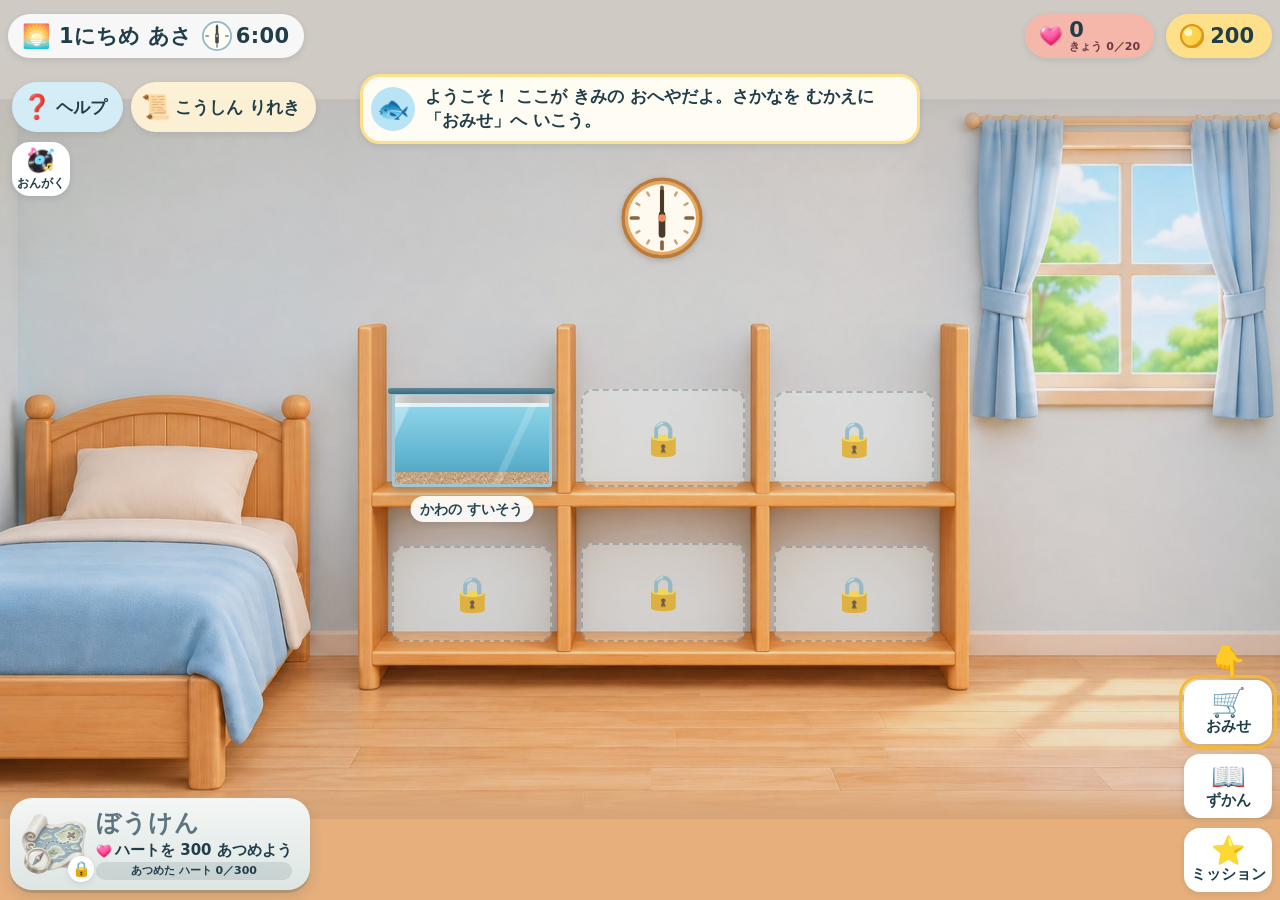
<file: index.html>
<!doctype html>
<html lang="ja">
<head>
<meta charset="utf-8">
<meta name="viewport" content="width=device-width, initial-scale=1, maximum-scale=1, user-scalable=no, viewport-fit=cover">
<meta name="theme-color" content="#7cc8e8">
<meta name="apple-mobile-web-app-capable" content="yes">
<meta name="mobile-web-app-capable" content="yes">
<meta name="apple-mobile-web-app-status-bar-style" content="default">
<meta name="apple-mobile-web-app-title" content="おさかなルーム">
<meta name="format-detection" content="telephone=no">
<title>おさかなルーム</title>
<link rel="manifest" href="manifest.json">
<link rel="icon" href="icon-192.png">
<link rel="apple-touch-icon" href="icon-180.png">
<link rel="stylesheet" href="css/style.css">
<link rel="stylesheet" href="css/help.css">   <!-- v0.5 案内係：ヘルプ・こうしん りれき -->
<link rel="stylesheet" href="css/play.css">   <!-- v0.5 ゲーム係：ミニゲーム・おやすみすいそう・プレイヤー・v0.6 そうこ -->
<link rel="stylesheet" href="css/size.css">   <!-- v0.6 個体差係：おおきさ・キラキラ・えさを えらぶ -->
<link rel="stylesheet" href="css/adventure.css">   <!-- v0.6 ぼうけん係：ぼうけん・つり・ガサガサ・いけの すいそう -->
<link rel="stylesheet" href="css/premium.css">   <!-- v0.7 課金係：とくべつ コーナー・おうちの ひとの かくにん -->
<link rel="stylesheet" href="css/draw.css">   <!-- v0.8 おえかき係：ゆめのすいそうの おえかき がめん -->
<link rel="stylesheet" href="css/dream.css">   <!-- v0.8 ゆめ係：とけい・ゆめのすいそうの ボタン -->
<link rel="stylesheet" href="css/stats.css">   <!-- v0.10 のうりょく係：魚カードの のうりょく -->
<link rel="stylesheet" href="css/race.css">   <!-- v0.10 レース係：レースボタン・レース がめん -->
</head>
<body>
<div id="app">

  <!-- 上の帯：なんにちめ・じかん・コイン -->
  <header id="hud">
    <button id="btn-back" class="pill back" hidden aria-label="へやに もどる"><span class="ic">◀</span><span class="lb">へや</span></button>
    <div id="hud-time" class="pill time"><span id="hud-phase-ic" class="ic">☀️</span><span id="hud-day">1にちめ</span><span id="hud-phase">あさ</span></div>
    <div class="spacer"></div>
    <button id="btn-menu" class="pill menu-btn" hidden><span class="ic">☰</span><span class="lb">メニュー</span></button>
    <button id="hud-hearts" class="pill hearts" aria-label="ハート"><span class="heart-ic" aria-hidden="true"></span><span class="hh-body"><span id="hud-heart-n">0</span><span id="hud-heart-day">きょう 0／20</span></span></button>
    <div id="hud-coins" class="pill coins"><span class="coin-ic" aria-hidden="true"></span><span id="hud-coin-n">100</span></div>
  </header>

  <!-- へや -->
  <section id="scr-room" class="screen" data-screen="room">
    <div id="room-stage">
      <img id="room-bg" src="assets/room/room_base.jpg" alt="" draggable="false">
      <div id="room-night"></div>
      <div id="room-slots"></div>
      <div id="room-tank-tip" class="tip-bubble">タップ してね</div>
    </div>
    <nav id="room-nav" class="dock">
      <button class="nav-btn" data-go="shop"><span class="nav-ic">🛒</span><span class="lb">おみせ</span></button>
      <button class="nav-btn" data-go="dex"><span class="nav-ic">📖</span><span class="lb">ずかん</span></button>
      <button class="nav-btn" data-go="missions"><span class="nav-ic">⭐</span><span class="lb">ミッション</span><span class="badge" hidden></span></button>
      <!-- v0.5 ゲーム係：ミニゲーム・おやすみすいそう（G.addScreen で とうろく）・v0.6 そうこ -->
      <button class="nav-btn" data-go="minigame" hidden><span class="nav-ic">🎮</span><span class="lb">ミニゲーム</span></button>
      <button class="nav-btn" data-go="box" hidden><span class="nav-ic">💤</span><span class="lb">おやすみ<br>すいそう</span></button>
      <button class="nav-btn" data-go="storage" hidden><span class="nav-ic">📦</span><span class="lb">そうこ</span></button>
    </nav>
    <!-- v0.5：へやの すみの ちいさな ボタン（プレイヤー＝ゲーム係、ヘルプ・こうしん りれき＝案内係）-->
    <div id="room-corner">
      <button class="corner-btn" id="btn-player" data-go="player" hidden><span class="nav-ic">👤</span><span class="lb">プレイヤー</span></button>
      <button class="corner-btn" id="btn-help" data-go="help" hidden><span class="nav-ic">❓</span><span class="lb">ヘルプ</span></button>
      <button class="corner-btn" id="btn-log" data-go="changelog" hidden><span class="nav-ic">📜</span><span class="lb">こうしん りれき</span></button>
    </div>
  </section>

  <!-- すいそう -->
  <section id="scr-tank" class="screen" data-screen="tank" hidden>
    <canvas id="aq"></canvas>
    <canvas id="aq-salt" hidden></canvas>
    <div id="tank-cap" hidden></div>
    <button id="feeder-sw" hidden aria-label="じどう えさやり"><img src="assets/items/auto_feeder.png" alt=""><span class="fs-lb">じどう えさ</span><span class="fs-state">オン</span></button>
    <div id="thermo" hidden><span class="th-title">🌡️ おんど</span><div class="th-steps"></div></div>
    <div id="tank-title"><button class="tt-prev" aria-label="まえの すいそう">◀</button><div class="tt-body"><span class="tt-name"></span><span class="tt-water"></span><span class="tt-dots"></span></div><button class="tt-next" aria-label="つぎの すいそう">▶</button></div>
    <div id="tank-pops"></div>
    <div id="gauges" class="panel">
      <div class="gauge" data-g="temp"><div class="g-top"><span class="g-ic">🌡️</span><span class="g-lb">すいおん</span><span class="g-val"></span></div><div class="g-st"><span class="g-face"></span><span class="g-word"></span></div><div class="bar temp"><div class="band"></div><i hidden></i><div class="mark"></div></div></div>
      <div class="gauge" data-g="clean"><div class="g-top"><span class="g-ic">💧</span><span class="g-lb">きれいさ</span></div><div class="g-st"><span class="g-face"></span><span class="g-word"></span></div><div class="bar"><i></i></div></div>
      <div class="gauge" data-g="air"><div class="g-top"><span class="g-ic">🫧</span><span class="g-lb">くうき</span></div><div class="g-st"><span class="g-face"></span><span class="g-word"></span></div><div class="bar"><i></i></div></div>
      <div class="gauge" data-g="food"><div class="g-top"><span class="g-ic">🍙</span><span class="g-lb">おなか</span></div><div class="g-st"><span class="g-face"></span><span class="g-word"></span></div><div class="bar"><i></i></div></div>
    </div>
    <div id="care" class="dock">
      <button class="care-btn" data-care="feed"><img src="assets/items/food_flake.png" alt=""><span class="lb">えさ</span></button>
      <button class="care-btn vit" data-care="vitamin" hidden><img src="assets/items/food_vitamin.png" alt="" onerror="this.replaceWith(Object.assign(document.createElement('span'),{className:'care-emoji',textContent:'💊'}))"><span class="lb">ビタミン<small class="vit-sub">げんきの もと</small><small class="vit-left"></small></span></button>
      <button class="care-btn" data-care="water"><img src="assets/items/water_change.png" alt=""><span class="lb">みずかえ</span></button>
      <button class="care-btn" data-care="clean"><span class="care-emoji">🥅</span><span class="lb">そうじ</span></button>
      <button class="care-btn" data-care="photo"><span class="care-emoji">📷</span><span class="lb">しゃしん</span></button>
    </div>
    <div id="hint" class="hint" hidden></div>
    <button id="hint-mini" aria-label="ヒント" hidden>💡</button>
    <div id="fish-card" class="card" hidden></div>
    <div id="tank-empty" class="center-msg" hidden></div>
  </section>

  <!-- しゃしん（水槽だけ） -->
  <div id="photo-frame" hidden><div class="sparkles"></div><div class="photo-stamp"></div></div>
  <button id="photo-exit" class="pill" hidden>もどる</button>

  <!-- おみせ・ずかん・ミッション（全画面のシート） -->
  <section id="scr-shop" class="screen sheet" data-screen="shop" hidden>
    <div class="sheet-head"><h2>おみせ</h2>
      <div class="tabs" role="tablist">
        <button class="tab on" data-tab="fish">🐟 さかな</button>
        <button class="tab" data-tab="equip">🪨 きぐ</button>
        <button class="tab" data-tab="food">🍙 えさ</button>
        <button class="tab tab-tanks" data-tab="tanks" hidden>🫙 すいそう</button>
        <button class="tab tab-premium" data-tab="premium" hidden>✨ とくべつ</button>
      </div>
    </div>
    <div id="shop-tank"><span class="st-lb">いれる すいそう：</span><button class="st-prev" aria-label="まえの すいそう">◀</button><span class="st-name"></span><button class="st-next" aria-label="つぎの すいそう">▶</button></div>
    <div id="shop-guide-slot"></div>
    <div id="shop-list" class="grid"></div>
  </section>

  <section id="scr-dex" class="screen sheet" data-screen="dex" hidden>
    <div class="sheet-head"><h2>ずかん</h2><div id="dex-rate" class="rate"></div></div>
    <div id="dex-list" class="grid"></div>
  </section>

  <section id="scr-missions" class="screen sheet" data-screen="missions" hidden>
    <div class="sheet-head"><h2>ミッション</h2></div>
    <div id="mission-list" class="list"></div>
  </section>

  <!-- v0.5 案内係：ヘルプ（うしろは うみの え）・こうしん りれき -->
  <section id="scr-help" class="screen sheet" data-screen="help" hidden>
    <div class="sheet-head"><h2>ヘルプ</h2><span class="help-sub">こまったら ここを みてね</span></div>
    <div class="help-wrap">
      <nav id="help-nav" class="list" role="tablist" aria-label="ヘルプの みだし"></nav>
      <div id="help-body" class="list" role="tabpanel"></div>
    </div>
  </section>

  <section id="scr-changelog" class="screen sheet" data-screen="changelog" hidden>
    <div class="sheet-head"><h2>こうしん りれき</h2><span class="help-sub">あたらしく なった ところ</span></div>
    <div id="log-list" class="list"></div>
  </section>

  <!-- v0.5 ゲーム係：ミニゲーム・おやすみすいそう・プレイヤー（js/ui/minigame.js・box.js・player.js） -->
  <section id="scr-minigame" class="screen sheet" data-screen="minigame" hidden>
    <div class="sheet-head"><h2>ミニゲーム</h2></div>
    <div id="mg-body" class="mg-menu"></div>
  </section>

  <section id="scr-box" class="screen sheet" data-screen="box" hidden>
    <div class="sheet-head"><h2>おやすみすいそう</h2><div id="box-count" class="rate"></div><div id="box-tabs" class="tabs"></div></div>
    <div id="box-list" class="grid"></div>
  </section>

  <!-- v0.6 ゲーム係：そうこ（js/ui/storage.js）-->
  <section id="scr-storage" class="screen sheet" data-screen="storage" hidden>
    <div class="sheet-head"><h2>そうこ</h2><div id="storage-count" class="rate"></div></div>
    <div id="storage-body" class="list"></div>
  </section>

  <section id="scr-player" class="screen sheet" data-screen="player" hidden>
    <div class="sheet-head"><h2>プレイヤー</h2><span class="pl-sub-head">きみの おせわ きろく</span></div>
    <div id="player-body" class="list"></div>
  </section>

  <!-- チュートリアルの ふきだし -->
  <div id="guide" hidden><div class="guide-face">🐟</div><div class="guide-text"></div><button class="guide-ok pill" hidden>OK</button></div>
  <div id="guide-arrow" hidden>👇</div>

  <!-- おんがく（js/bgm.js が あるときだけ 出す） -->
  <button id="btn-bgm" hidden aria-label="おんがく"><span class="bgm-ic" aria-hidden="true"></span><span class="lb">おんがく</span></button>
  <div id="bgm-picker" class="modal" hidden><div class="bgm-panel">
    <div class="bgm-head"><span class="bgm-h">おんがくを えらぶ</span><span class="bgm-state"></span><span class="spacer"></span><button class="btn bgm-stop">■ とめる</button><button class="bgm-close" aria-label="とじる">✕</button></div>
    <div class="bgm-list"></div>
  </div></div>

  <!-- かいほうの おいわい -->
  <div id="celebrate" hidden><div class="confetti"></div><div class="cel-box"><div class="cel-ic">🌊</div><div class="cel-text"></div><div class="cel-sub"></div><div class="cel-btns"><button class="btn soft cel-ok">やったー！</button><button class="btn primary cel-shop">🛒 おみせへ</button></div></div></div>

  <!-- ダイアログ・おしらせ -->
  <div id="dialog" class="modal" hidden><div class="modal-box"><div class="modal-body"></div><div class="modal-btns"></div></div></div>
  <div id="toasts"></div>
  <div id="update-bar" hidden><span>あたらしい ばんが あるよ</span><button class="pill" id="update-go">あたらしく する</button></div>

  <!-- デバッグ（?debug=1） -->
  <div id="debug" hidden></div>
</div>

<!-- たて持ち -->
<div id="rotate"><div class="rotate-box"><div class="rotate-ic">📱</div><div>よこに してね</div></div></div>

<noscript><p style="padding:20px;font-size:20px">このゲームは JavaScript を つかうよ</p></noscript>
<script type="module" src="js/main.js"></script>
</body>
</html>
</file>
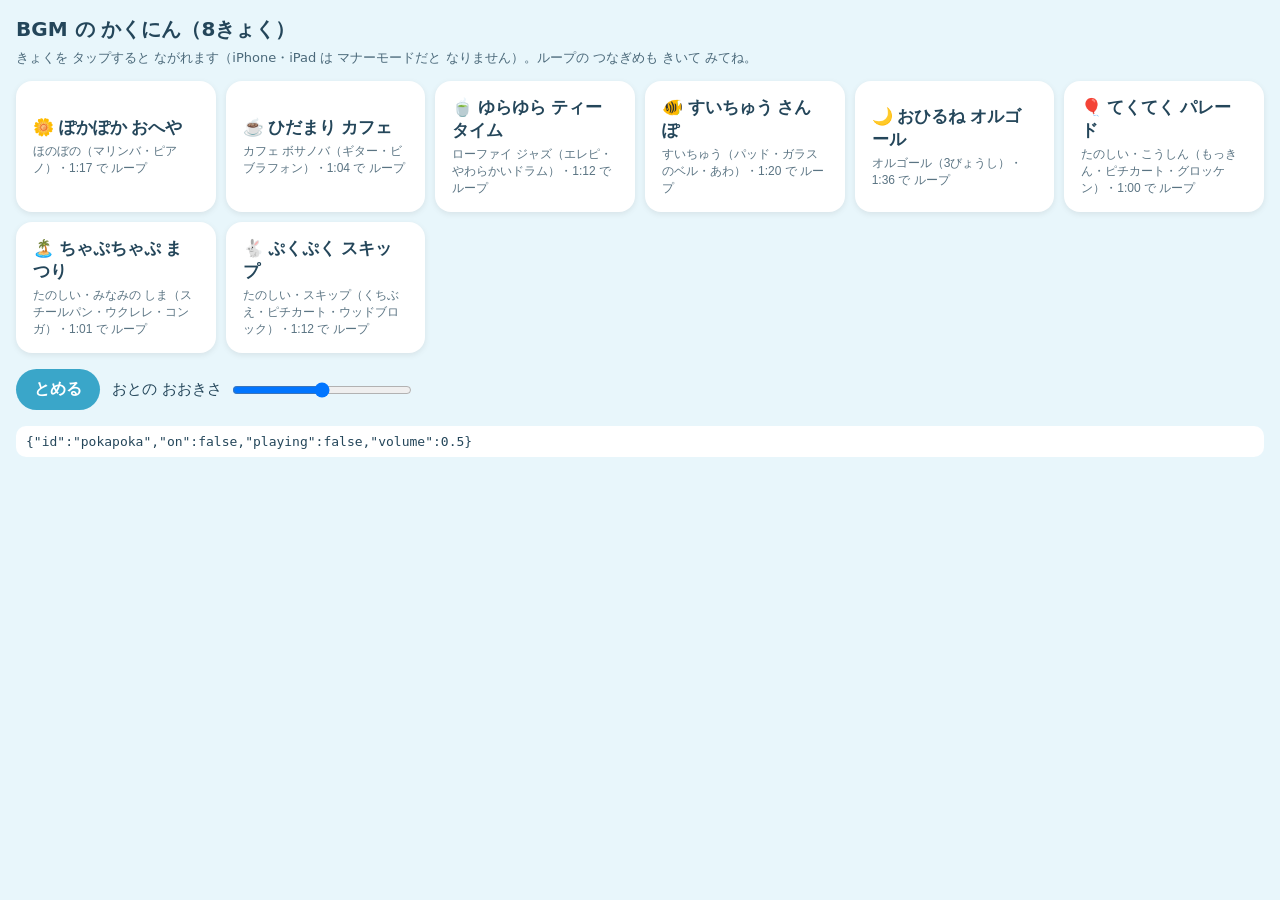
<file: demo/bgm.html>
<!doctype html>
<html lang="ja">
<head>
<meta charset="utf-8">
<meta name="viewport" content="width=device-width, initial-scale=1, viewport-fit=cover">
<title>BGM の かくにん</title>
<link rel="icon" href="../icon-192.png">
<style>
  :root { --bg: #e8f6fb; --card: #ffffff; --ink: #24465a; --accent: #3aa6c9; --on: #ffb347; }
  * { box-sizing: border-box; }
  body { margin: 0; padding: 16px; background: var(--bg); color: var(--ink); font-family: system-ui, -apple-system, "Hiragino Maru Gothic ProN", "Hiragino Sans", sans-serif; }
  h1 { font-size: 20px; margin: 0 0 6px; }
  p.note { margin: 0 0 14px; font-size: 13px; opacity: .8; }
  .grid { display: grid; grid-template-columns: repeat(auto-fill, minmax(190px, 1fr)); gap: 10px; }
  button.track { text-align: left; border: 3px solid transparent; background: var(--card); color: var(--ink); border-radius: 16px; padding: 12px 14px; font-size: 17px; font-weight: 700; cursor: pointer; box-shadow: 0 2px 6px rgba(0,0,0,.08); }
  button.track small { display: block; font-weight: 400; font-size: 12px; margin-top: 4px; opacity: .75; }
  button.track.now { border-color: var(--on); background: #fff7ea; }
  .bar { display: flex; flex-wrap: wrap; align-items: center; gap: 12px; margin: 16px 0; }
  .bar button { font-size: 16px; border: 0; border-radius: 999px; padding: 10px 18px; background: var(--accent); color: #fff; font-weight: 700; cursor: pointer; }
  .bar label { display: flex; align-items: center; gap: 8px; font-size: 15px; }
  input[type=range] { width: 180px; }
  #state { font-size: 13px; font-family: ui-monospace, monospace; background: #fff; border-radius: 10px; padding: 8px 10px; }
</style>
</head>
<body>
  <h1>BGM の かくにん（<span id="count"></span>きょく）</h1>
  <p class="note">きょくを タップすると ながれます（iPhone・iPad は マナーモードだと なりません）。ループの つなぎめも きいて みてね。</p>
  <div class="grid" id="list"></div>
  <div class="bar">
    <button id="stop">とめる</button>
    <label>おとの おおきさ <input id="vol" type="range" min="0" max="1" step="0.05"></label>
  </div>
  <div id="state"></div>
<script type="module">
  import { TRACKS, initBgm, play, stop, setVolume, current, onBgmChange } from '../js/bgm.js';
  const list = document.getElementById('list');
  const vol = document.getElementById('vol');
  const st = document.getElementById('state');
  const fmt = (s) => Math.floor(s / 60) + ':' + String(Math.round(s % 60)).padStart(2, '0');
  document.getElementById('count').textContent = TRACKS.length;
  for (const t of TRACKS) {
    const b = document.createElement('button');
    b.className = 'track'; b.dataset.id = t.id;
    b.innerHTML = `${t.icon || ''} ${t.name}<small>${t.kind === 'tanoshii' ? 'たのしい・' : ''}${t.mood}・${fmt(t.loop)} で ループ</small>`;
    b.addEventListener('click', () => play(t.id));
    list.appendChild(b);
  }
  document.getElementById('stop').addEventListener('click', () => stop());
  vol.addEventListener('input', () => setVolume(vol.value));
  function show(c) {
    for (const b of list.children) b.classList.toggle('now', c.on && b.dataset.id === c.id);
    vol.value = c.volume;
    st.textContent = JSON.stringify(c);
  }
  show(initBgm());
  onBgmChange(show);
  setInterval(() => show(current()), 1000);
</script>
</body>
</html>
</file>
<file: css/style.css>
/* おさかなルーム（部屋・ゲーム係） */
:root {
  --heart: url("data:image/svg+xml,%3Csvg xmlns='http://www.w3.org/2000/svg' viewBox='0 0 24 22'%3E%3Cpath d='M12 21s-9-5.6-9-12A5 5 0 0 1 12 6a5 5 0 0 1 9 3c0 6.4-9 12-9 12z'/%3E%3C/svg%3E");
  --bg: #f4faf7;
  --ink: #203e4a;
  --ink-soft: #4d6a74;
  --main: #b8e4f5;
  --main-deep: #6fc3e3;
  --good: #a8dcc3;
  --good-deep: #5fbf93;
  --coin: #ffe08a;
  --coin-deep: #f2b93b;
  --care: #f5b7a9;
  --care-deep: #e98c78;
  --card: #ffffff;
  --glass: rgba(255, 255, 255, 0.86);
  --shadow: 0 2px 6px rgba(32, 62, 74, 0.12);
  --shadow-strong: 0 3px 0 rgba(32, 62, 74, 0.16), 0 6px 14px rgba(32, 62, 74, 0.14);
  --r-btn: 16px;
  --r-card: 20px;
  --fs: 18px;          /* ほんぶん */
  --fs-s: 15px;
  --fs-h: 24px;
  --hud-h: 48px;
  --gap: 8px;
  --safe-l: env(safe-area-inset-left, 0px);
  --safe-r: env(safe-area-inset-right, 0px);
  --safe-b: env(safe-area-inset-bottom, 0px);
  --safe-t: env(safe-area-inset-top, 0px);
}
@media (min-height: 600px) and (min-width: 900px) {
  :root { --fs: 21px; --fs-s: 17px; --fs-h: 28px; --hud-h: 60px; --gap: 12px; }
}

* { box-sizing: border-box; -webkit-tap-highlight-color: transparent; }
html, body {
  line-break: strict; text-wrap: pretty;
  /* 分かち書きのスペースで折り返す（「むか／えに」のような言葉の途中の改行を防ぐ）。入りきらない長い語だけは途中で折る */
  word-break: keep-all; overflow-wrap: anywhere;
  margin: 0; height: 100%; overflow: hidden; background: var(--bg); color: var(--ink);
  font-family: system-ui, -apple-system, "Hiragino Maru Gothic ProN", "Hiragino Sans", "Yu Gothic UI", "Meiryo", sans-serif;
  font-size: var(--fs); font-weight: 700;
  -webkit-user-select: none; user-select: none; -webkit-touch-callout: none;
  -webkit-text-size-adjust: 100%; text-size-adjust: 100%;
  overscroll-behavior: none; touch-action: manipulation;
}
body { position: fixed; inset: 0; }
img { -webkit-user-drag: none; user-drag: none; -webkit-touch-callout: none; pointer-events: none; }
button { font: inherit; color: inherit; border: 0; background: none; padding: 0; cursor: pointer; touch-action: manipulation; }
[hidden] { display: none !important; }
#app { position: fixed; inset: 0; overflow: hidden; }

/* ---------- 共通の ボタン ---------- */
.pill {
  display: inline-flex; align-items: center; gap: 6px; min-height: 44px; padding: 0 14px;
  background: var(--card); border-radius: 999px; box-shadow: var(--shadow); white-space: nowrap;
}
button.pill:active, .nav-btn:active, .care-btn:active, .shop-item:active, .btn:active { transform: translateY(2px); box-shadow: 0 1px 0 rgba(32, 62, 74, 0.2); }
.btn {
  min-height: 48px; min-width: 96px; padding: 0 18px; border-radius: var(--r-btn);
  background: var(--main); box-shadow: var(--shadow); font-size: var(--fs);
}
.btn.primary { background: var(--coin); }
.btn.soft { background: #eef3f1; }
.btn:disabled { opacity: 0.5; }

/* ---------- 上の帯 ---------- */
#hud {
  position: absolute; z-index: 30; top: calc(var(--safe-t) + 6px); left: calc(var(--safe-l) + 8px); right: calc(var(--safe-r) + 8px);
  height: var(--hud-h); display: flex; align-items: center; gap: var(--gap); pointer-events: none;
}
#hud > * { pointer-events: auto; }
#hud .spacer { flex: 1; pointer-events: none; }
#hud .pill { font-size: var(--fs); }
#hud .time { gap: 8px; background: var(--glass); }
#hud .time .ic { font-size: 1.1em; }
#hud .coins { background: var(--coin); padding-right: 18px; }
#hud .back { background: var(--main); min-width: 96px; justify-content: center; }
.coin-ic {
  width: 24px; height: 24px; border-radius: 50%; display: inline-block; flex: none;
  background: radial-gradient(circle at 35% 35%, #fff6c8 0 18%, #ffd34d 19% 60%, #e8a51c 61%); box-shadow: inset 0 0 0 2px #d9961a;
}
#hud-coins.bump { animation: bump 0.4s; }
.coin-ic.sm { width: 16px; height: 16px; vertical-align: -3px; }
@keyframes bump { 40% { transform: scale(1.15); } }
.menu-btn { background: var(--main) !important; position: relative; }
.menu-btn.has-badge::after { content: ''; position: absolute; top: 2px; right: 4px; width: 12px; height: 12px; border-radius: 50%; background: var(--care-deep); border: 2px solid #fff; }

/* ---------- 画面 ---------- */
.screen { position: absolute; inset: 0; }

/* へや */
#scr-room { background: linear-gradient(#cfcac4 0 var(--floor-y, 78%), #e6af7c var(--floor-y, 78%)); }
#room-stage.lb-y #room-bg { -webkit-mask-image: linear-gradient(transparent, #000 5%, #000 95%, transparent); mask-image: linear-gradient(transparent, #000 5%, #000 95%, transparent); }
#room-stage.lb-x #room-bg { -webkit-mask-image: linear-gradient(90deg, transparent, #000 4%, #000 96%, transparent); mask-image: linear-gradient(90deg, transparent, #000 4%, #000 96%, transparent); }
#room-stage { position: absolute; left: 0; top: 0; width: 100%; height: 100%; transform-origin: 0 0; }
#room-bg { position: absolute; inset: 0; width: 100%; height: 100%; display: block; }
#room-night { position: absolute; inset: 0; background: #1b2a5c; mix-blend-mode: multiply; opacity: 0; pointer-events: none; transition: opacity 2s; }
.room-slot {
  position: absolute; display: block; filter: drop-shadow(0 6px 6px rgba(60, 40, 10, 0.25));
}
.room-slot .glass {
  position: absolute; inset: 0; border-radius: 6px 6px 3px 3px; overflow: hidden;
  background: linear-gradient(90deg, rgba(255,255,255,0.55), rgba(230,248,255,0.25) 12%, rgba(230,248,255,0.15) 88%, rgba(255,255,255,0.5));
  border: 3px solid rgba(160, 200, 215, 0.95); border-top-width: 4px;
}
.room-slot .water {
  position: absolute; left: 0; right: 0; bottom: 0; top: 9%;
  background: linear-gradient(#8fd6ea, #5fb3cf 70%, #4c9fbb);
  transition: filter 1s;
}
.room-slot.salt .water { background: linear-gradient(#7fd2f0, #3f9fd0 70%, #2f86b8); }
.room-slot .water::before { content: ''; position: absolute; left: 0; right: 0; top: 0; height: 4px; background: rgba(255,255,255,0.7); }
.room-slot .sand { position: absolute; left: 0; right: 0; bottom: 0; height: 15%; background: url(../assets/room/sand.png) center / 60px; filter: brightness(1.05); }
.room-slot .shine { position: absolute; inset: 0; background: linear-gradient(115deg, rgba(255,255,255,0.35) 0 8%, transparent 9% 70%, rgba(255,255,255,0.18) 71% 74%, transparent 75%); pointer-events: none; }
.room-slot .tank-rim { position: absolute; left: -2%; right: -2%; top: -4%; height: 7%; border-radius: 4px; background: linear-gradient(#5d8899, #3f6a7b); }
.room-slot.salt .tank-rim { background: linear-gradient(#4f7fa8, #34628b); }
.room-slot.dirty .water { filter: sepia(0.5) hue-rotate(40deg) saturate(0.8) brightness(0.92); }
.room-slot .rt-decor img { position: absolute; bottom: 6%; height: 34%; }
.room-slot.free, .room-slot.lock { filter: none; border-radius: 12px; display: flex; flex-direction: column; align-items: center; justify-content: center; gap: 2px; }
.room-slot.free { background: rgba(255, 253, 243, 0.55); border: 3px dashed rgba(242, 185, 59, 0.9); }
.room-slot.lock { background: rgba(244, 250, 247, 0.35); border: 2px dashed rgba(77, 106, 116, 0.35); }
.slot-plus { width: 44px; height: 44px; border-radius: 50%; background: var(--coin); color: var(--ink); font-size: 28px; line-height: 44px; text-align: center; box-shadow: var(--shadow); }
.slot-lock { font-size: 26px; opacity: 0.75; }
.slot-tag { position: absolute; transform: translateX(-50%); padding: 1px 10px; border-radius: 999px; background: rgba(255,255,255,0.92); font-size: 13px; white-space: nowrap; max-width: 30%; overflow: hidden; text-overflow: ellipsis; box-shadow: var(--shadow); pointer-events: none; }
@media (min-height: 600px) and (min-width: 900px) { .slot-tag { font-size: 16px; } .slot-plus { width: 56px; height: 56px; line-height: 56px; font-size: 34px; } .slot-lock { font-size: 34px; } }
body.zooming #hud, body.zooming #room-nav, body.zooming .slot-tag, body.zooming .tip-bubble { opacity: 0; transition: opacity 200ms; }
.rt-bubbles { position: absolute; left: 76%; bottom: 10%; width: 8%; height: 80%; }
.rt-bubbles i { position: absolute; left: 30%; bottom: 0; width: 5px; height: 5px; border-radius: 50%; border: 1.5px solid rgba(255,255,255,0.9); animation: rtBub 2.4s linear infinite; }
.rt-bubbles i:nth-child(2) { animation-delay: -0.6s; left: 10%; } .rt-bubbles i:nth-child(3) { animation-delay: -1.2s; left: 50%; } .rt-bubbles i:nth-child(4) { animation-delay: -1.8s; left: 25%; }
@keyframes rtBub { from { transform: translateY(0); opacity: 1; } to { transform: translateY(-1200%); opacity: 0.2; } }
.rt-heater { position: absolute; left: 4%; bottom: 12%; width: 3%; height: 55%; border-radius: 4px; background: linear-gradient(90deg, rgba(255,255,255,0.7), rgba(255,190,140,0.8), rgba(255,255,255,0.6)); }
.rt-filter { position: absolute; right: 2%; top: 0; width: 10%; height: 30%; border-radius: 0 0 4px 4px; background: linear-gradient(#3b4a52, #26323a); }
.rt-light { position: absolute; left: 10%; right: 10%; top: 0; height: 4%; background: #fffbe8; box-shadow: 0 4px 14px rgba(255, 250, 220, 0.9); }
.rt-fish .rf { position: absolute; height: auto; animation: swimX var(--d, 9s) ease-in-out infinite alternate; }
.rt-fish .rf img { display: block; width: 100%; animation: faceX var(--d, 9s) steps(1) infinite alternate; }
@keyframes swimX { from { transform: translateX(0); } to { transform: translateX(var(--dx, 120px)); } }
@keyframes faceX { 0% { transform: scaleX(1); } 50% { transform: scaleX(1); } 100% { transform: scaleX(-1); } }
.tip-bubble {
  position: absolute; left: 55%; transform: translate(-50%, -100%); top: 26%; padding: 8px 16px; border-radius: 999px;
  background: var(--card); box-shadow: var(--shadow); font-size: var(--fs); pointer-events: none; animation: floaty 2s ease-in-out infinite;
}
@keyframes floaty { 50% { transform: translate(-50%, calc(-100% - 6px)); } }

.dock { position: absolute; z-index: 20; display: flex; gap: var(--gap); }
#room-nav { right: calc(var(--safe-r) + 10px); bottom: calc(var(--safe-b) + 10px); }
.nav-btn {
  position: relative; display: flex; flex-direction: column; align-items: center; justify-content: center; gap: 2px;
  width: 92px; height: 72px; border-radius: var(--r-btn); background: var(--card); box-shadow: var(--shadow); font-size: var(--fs-s);
}
.nav-btn .nav-ic { font-size: 28px; line-height: 1; }
.badge { position: absolute; top: 6px; right: 8px; width: 14px; height: 14px; border-radius: 50%; background: var(--care-deep); border: 2px solid #fff; font-size: 0; }
@media (min-height: 600px) and (min-width: 900px) { .nav-btn { width: 120px; height: 96px; } .nav-btn .nav-ic { font-size: 40px; } }

/* すいそう */
#scr-tank { background: #0d1d24; }
#aq { position: absolute; inset: 0; width: 100%; height: 100%; display: block; touch-action: none; }
#tank-pops { position: absolute; inset: 0; pointer-events: none; z-index: 5; }
.panel { position: absolute; z-index: 10; }
#gauges { left: calc(var(--safe-l) + 8px); top: calc(var(--safe-t) + var(--hud-h) + 12px); display: flex; flex-direction: column; gap: 6px; pointer-events: none; }
.gauge { width: 144px; padding: 5px 10px 6px; border-radius: 14px; background: rgba(255, 255, 255, 0.9); box-shadow: var(--shadow); }
.gauge .g-top { display: flex; align-items: center; gap: 4px; font-size: 13px; color: var(--ink-soft); line-height: 1.2; }
.gauge .g-ic { font-size: 14px; }
.gauge .g-val { margin-left: auto; color: var(--ink); font-size: 14px; }
.gauge .g-st { display: flex; align-items: center; gap: 4px; line-height: 1.25; white-space: nowrap; }
.gauge .g-face { font-size: 18px; width: 22px; text-align: center; }
.gauge .g-word { font-size: 15px; overflow: hidden; }
.gauge .bar { height: 4px; border-radius: 2px; background: rgba(32, 62, 74, 0.12); position: relative; margin-top: 3px; }
.gauge .bar i { position: absolute; left: 0; top: 0; bottom: 0; width: 50%; border-radius: 2px; background: var(--good-deep); transition: width 0.6s, background 0.6s; }
.gauge .bar.temp { height: 6px; margin-top: 4px; }
.gauge .bar .band { position: absolute; top: 0; bottom: 0; border-radius: 3px; background: var(--good); }
.gauge .bar .mark { position: absolute; top: -4px; width: 14px; height: 14px; margin-left: -7px; border-radius: 50%; background: var(--ink); border: 2px solid #fff; transition: left 0.6s; }
.gauge[data-lvl="ok"] .bar i { background: var(--coin-deep); }
.gauge[data-lvl="bad"] .bar i { background: var(--care-deep); }
.gauge[data-lvl="bad"] { background: #fff7ee; }
@media (min-height: 600px) and (min-width: 900px) {
  .gauge { width: 184px; padding: 8px 12px 9px; } .gauge .g-top { font-size: 16px; } .gauge .g-ic { font-size: 17px; } .gauge .g-val { font-size: 17px; }
  .gauge .g-face { font-size: 24px; width: 28px; } .gauge .g-word { font-size: 19px; } .gauge .bar { height: 6px; } .gauge .bar.temp { height: 8px; }
}

#care { left: 50%; transform: translateX(-50%); bottom: calc(var(--safe-b) + 8px); }
.care-btn {
  white-space: nowrap;
  display: flex; align-items: center; justify-content: center; gap: 6px; height: 56px; min-width: 112px; padding: 0 14px 0 8px;
  border-radius: var(--r-btn); background: var(--card); box-shadow: var(--shadow); font-size: var(--fs);
}
.care-btn img { width: 40px; height: 40px; }
.care-emoji { font-size: 30px; width: 40px; text-align: center; }
.care-btn.cool { opacity: 0.45; }
.hint-glow { animation: hintGlow 2.4s ease-in-out infinite; }
@keyframes hintGlow { 0%, 100% { box-shadow: var(--shadow), 0 0 0 0 rgba(242, 185, 59, 0); } 50% { box-shadow: var(--shadow), 0 0 0 6px rgba(242, 185, 59, 0.6); } }
.care-btn[data-care="photo"] { min-width: 0; padding: 0 12px; }
@media (min-height: 600px) and (min-width: 900px) { .care-btn { height: 72px; min-width: 150px; } .care-btn img { width: 52px; height: 52px; } .care-emoji { font-size: 38px; width: 52px; } }

.card {
  position: absolute; z-index: 15; right: calc(var(--safe-r) + 8px); top: calc(var(--safe-t) + var(--hud-h) + 12px);
  width: 236px; max-height: calc(100% - var(--hud-h) - 96px); overflow: auto;
  padding: 8px 12px 10px; border-radius: var(--r-card); background: rgba(255, 255, 255, 0.96); box-shadow: var(--shadow);
}
.card .c-head { display: flex; align-items: center; gap: 6px; margin-bottom: 2px; }
.card .c-name { font-size: var(--fs); line-height: 1.2; }
.card .c-stage { font-size: 13px; padding: 2px 8px; border-radius: 999px; background: var(--main); white-space: nowrap; }
.card .c-close { width: 44px; height: 44px; margin: -6px -8px -6px auto; border-radius: 50%; font-size: 20px; font-weight: 900; color: var(--ink); background: #eef3f1; flex: none; }
.card .c-row { display: flex; align-items: center; gap: 6px; height: 24px; font-size: 15px; }
.card .c-lb { width: 70px; color: var(--ink-soft); font-size: 14px; flex: none; }
.card .c-face { font-size: 17px; width: 20px; text-align: center; }
.card .c-hearts { display: flex; gap: 2px; }
.card .c-hearts i { width: 16px; height: 15px; display: block; background: #4d6a74; -webkit-mask: var(--heart) center / contain no-repeat; mask: var(--heart) center / contain no-repeat; opacity: 0.22; }
.card .c-hearts i.on { background: #e98c78; opacity: 1; }
.card .c-grow { flex: 1; height: 8px; border-radius: 4px; background: rgba(32, 62, 74, 0.1); overflow: hidden; }
.card .c-grow i { display: block; height: 100%; border-radius: 4px; background: linear-gradient(90deg, var(--good), var(--good-deep)); }
.card .c-msg { margin-top: 4px; font-size: 14px; color: var(--ink-soft); line-height: 1.35; }
@media (min-height: 600px) and (min-width: 900px) { .card { width: 300px; padding: 12px 16px 14px; } .card .c-row { height: 32px; font-size: 19px; } .card .c-lb { width: 92px; font-size: 17px; } .card .c-face { font-size: 22px; width: 26px; } .card .c-msg { font-size: 16px; } .card .c-hearts i { width: 21px; height: 19px; } .card .c-stage { font-size: 15px; } }

.name-tag { position: absolute; transform: translate(-50%, -100%); padding: 3px 10px; border-radius: 999px; background: var(--card); font-size: 14px; box-shadow: 0 2px 6px rgba(0,0,0,0.2); white-space: nowrap; pointer-events: none; }
.pop-coin { position: absolute; transform: translate(-50%, -100%); font-size: 16px; padding: 2px 8px; border-radius: 999px; background: var(--coin); box-shadow: 0 2px 6px rgba(0,0,0,0.2); animation: popUp 1.4s ease-out forwards; white-space: nowrap; }
@keyframes popUp { 0% { opacity: 0; margin-top: 10px; } 15% { opacity: 1; margin-top: 0; } 80% { opacity: 1; } 100% { opacity: 0; margin-top: -30px; } }

.hint {
  position: absolute; z-index: 12; left: 50%; transform: translateX(-50%); bottom: calc(var(--safe-b) + 72px);
  width: min(430px, calc(100% - 330px)); min-width: 300px; min-height: 40px; padding: 2px 2px 2px 12px; border-radius: 20px; background: rgba(255, 255, 255, 0.95); box-shadow: var(--shadow);
  font-size: 14px; line-height: 1.35; display: flex; align-items: center; gap: 6px;
}
.hint .hint-ic { font-size: 16px; }
.hint .hint-t { flex: 1; }
.hint .hint-x { width: 44px; height: 40px; flex: none; border-radius: 16px; color: var(--ink); background: #eef3f1; font-size: 18px; font-weight: 900; }
#hint-mini { position: absolute; z-index: 12; bottom: calc(var(--safe-b) + 14px); left: calc(var(--safe-l) + 10px); width: 48px; height: 48px; border-radius: 50%; background: #fffdf3; border: 3px solid var(--coin); box-shadow: var(--shadow); font-size: 22px; }
#hint-mini.pulse { animation: hintGlow 2.4s ease-in-out infinite; }
body.photo #hint-mini { display: none !important; }
@media (min-height: 600px) and (min-width: 900px) { .hint { bottom: calc(var(--safe-b) + 96px); font-size: 17px; width: min(560px, calc(100% - 420px)); } }
.center-msg { position: absolute; z-index: 8; left: 50%; top: 45%; transform: translate(-50%, -50%); padding: 14px 22px; border-radius: var(--r-card); background: var(--glass); text-align: center; line-height: 1.5; box-shadow: var(--shadow); }

/* しゃしん */
body.photo #hud, body.photo #gauges, body.photo #care, body.photo #hint, body.photo #fish-card, body.photo #tank-pops, body.photo #guide, body.photo #guide-arrow, body.photo #toasts { display: none !important; }
#photo-frame { position: absolute; inset: 0; z-index: 25; pointer-events: none; border: 10px solid rgba(255,255,255,0.9); box-shadow: inset 0 0 0 2px rgba(0,0,0,0.08); }
#photo-frame.rare { border-image: linear-gradient(135deg, #ffe08a, #ffffff, #f5b7a9, #b8e4f5, #ffe08a) 1; border-width: 12px; }
#photo-frame .sparkles { position: absolute; inset: -12px; }
#photo-frame .sparkles i { position: absolute; width: 18px; height: 18px; margin: -9px; background: radial-gradient(circle, #fff 0 20%, rgba(255,240,180,0.9) 21% 35%, transparent 36%); animation: twinkle 1.8s ease-in-out infinite; }
#photo-frame .sparkles i::before, #photo-frame .sparkles i::after { content: ''; position: absolute; left: 50%; top: 0; bottom: 0; width: 2px; margin-left: -1px; background: linear-gradient(transparent, #fff, transparent); }
#photo-frame .sparkles i::after { transform: rotate(90deg); }
@keyframes twinkle { 0%, 100% { opacity: 0.2; transform: scale(0.6) rotate(0); } 50% { opacity: 1; transform: scale(1.2) rotate(45deg); } }
.photo-stamp { position: absolute; right: 18px; bottom: 14px; padding: 4px 12px; border-radius: 999px; background: rgba(255,255,255,0.85); font-size: 14px; color: var(--ink-soft); }
#photo-exit { position: absolute; z-index: 26; right: calc(var(--safe-r) + 18px); top: calc(var(--safe-t) + 18px); opacity: 0.85; }

/* シート（おみせ・ずかん・ミッション） */
.sheet { z-index: 18; background: var(--bg); padding: calc(var(--safe-t) + var(--hud-h) + 14px) calc(var(--safe-r) + 12px) calc(var(--safe-b) + 10px) calc(var(--safe-l) + 12px); display: flex; flex-direction: column; }
.sheet-head { display: flex; align-items: center; gap: 12px; margin-bottom: 8px; flex-wrap: wrap; }
.sheet-head h2 { margin: 0; font-size: var(--fs-h); }
.tabs { display: flex; gap: 6px; }
.tab { min-height: 44px; min-width: 88px; padding: 0 14px; border-radius: 999px; background: #e6eeeb; font-size: var(--fs); }
.tab.on { background: var(--main); box-shadow: var(--shadow); }
.rate { padding: 6px 14px; border-radius: 999px; background: var(--coin); font-size: var(--fs-s); }
.grid { flex: 1; overflow-y: auto; -webkit-overflow-scrolling: touch; overscroll-behavior: contain; touch-action: pan-y; display: grid; grid-auto-rows: max-content; grid-template-columns: repeat(auto-fill, minmax(150px, 1fr)); gap: 10px; align-content: start; padding: 4px 2px 12px; }
.list { flex: 1; overflow-y: auto; -webkit-overflow-scrolling: touch; overscroll-behavior: contain; touch-action: pan-y; display: flex; flex-direction: column; gap: 8px; padding: 4px 2px 12px; }
@media (min-height: 600px) and (min-width: 900px) { .grid { grid-template-columns: repeat(auto-fill, minmax(190px, 1fr)); gap: 14px; } }

.shop-item, .dex-item {
  position: relative; display: flex; flex-direction: column; align-items: center; gap: 4px; padding: 8px 8px 10px;
  border-radius: var(--r-card); background: var(--card); box-shadow: var(--shadow); text-align: center; min-height: 150px;
}
.shop-item .pic, .dex-item .pic { width: 100%; height: 72px; display: block; flex: none; }
.shop-item .pic, .dex-item .pic { overflow: hidden; }
.shop-item .pic img, .dex-item .pic img { width: 100%; height: 100%; object-fit: contain; display: block; }
.shop-item .nm, .dex-item .nm { font-size: var(--fs-s); line-height: 1.2; }
.shop-item .price { display: inline-flex; align-items: center; gap: 4px; padding: 3px 10px; border-radius: 999px; background: var(--coin); font-size: var(--fs-s); }
.shop-item .price .coin-ic { width: 18px; height: 18px; }
.shop-item .deal-badge { position: absolute; top: 6px; left: 6px; z-index: 1; padding: 2px 10px; border-radius: 999px; background: #ff7a59; color: #fff; font-weight: 700; font-size: var(--fs-s); box-shadow: 0 2px 0 rgba(150, 50, 30, 0.35); transform: rotate(-6deg); }
.shop-item.cant .price { background: #eef3f1; color: #4d6a74; }
.shop-item.owned .price { background: var(--good); }
.shop-item.locked { opacity: 0.6; }
.shop-item .compat { position: absolute; top: 6px; right: 8px; font-size: 13px; padding: 1px 7px; border-radius: 999px; background: #eef3f1; }
.shop-item .compat.c2 { background: var(--good); }
.shop-item .compat.c0 { background: #ffe3dc; }
.shop-item .rec { position: absolute; top: 6px; left: 6px; font-size: 12px; padding: 1px 7px; border-radius: 999px; background: var(--care); }
.shop-item.guide-target, .care-btn.guide-target, .nav-btn.guide-target, #room-tank.guide-target, .tab.guide-target, .btn.guide-target, #btn-back.guide-target { outline: 3px solid var(--coin-deep); outline-offset: 2px; animation: glow 1.2s ease-in-out infinite; }
@keyframes glow { 50% { outline-color: #fff3c4; } }
.stars { color: var(--coin-deep); font-size: 13px; letter-spacing: 1px; }
.tagline { font-size: 12px; color: var(--ink-soft); }
@media (min-height: 600px) and (min-width: 900px) { .shop-item .pic, .dex-item .pic { height: 100px; } .stars { font-size: 16px; } .tagline { font-size: 15px; } }

.dex-item.unknown .pic img { filter: brightness(0) opacity(0.25); }
@media (max-height: 420px) { .shop-item, .dex-item { min-height: 0; padding: 4px 6px 6px; gap: 1px; } .shop-item .pic, .dex-item .pic { height: 46px; } .grid { gap: 8px; padding: 2px 2px 6px; } .sheet-head { margin-bottom: 4px; } .shop-item .price { padding: 2px 10px; } .stars { line-height: 1.1; } }
.rate-bar { width: 90px; height: 8px; border-radius: 4px; background: rgba(32,62,74,0.12); overflow: hidden; display: inline-block; vertical-align: middle; margin-left: 6px; }
.rate-bar i { display: block; height: 100%; background: var(--good-deep); border-radius: 4px; }
.dex-item.unknown .nm { color: #9aa; }
.dex-item .new { position: absolute; top: 6px; left: 6px; font-size: 12px; padding: 1px 6px; border-radius: 999px; background: var(--care); }

.mission { display: flex; align-items: center; gap: 12px; padding: 10px 14px; border-radius: var(--r-card); background: var(--card); box-shadow: var(--shadow); }
.mission .m-ic { font-size: 28px; }
.mission .m-body { flex: 1; }
.mission .m-title { font-size: var(--fs); }
.mission .m-prog { font-size: var(--fs-s); color: var(--ink-soft); margin-top: 2px; display: flex; gap: 8px; align-items: center; flex-wrap: wrap; }
.mission .m-face { font-size: 13px; padding: 1px 8px; border-radius: 999px; background: #eef3f1; white-space: nowrap; }
.mission.done .m-face { background: var(--good); }
.mission .m-bar { height: 8px; border-radius: 4px; background: #e6eeeb; overflow: hidden; margin-top: 4px; }
.mission .m-bar i { display: block; height: 100%; background: var(--good-deep); }
.mission .m-reward { display: inline-flex; align-items: center; gap: 4px; padding: 4px 10px; border-radius: 999px; background: var(--coin); font-size: var(--fs-s); }
.mission.done { background: #eef8f2; }
.mission.claimed { opacity: 0.6; }
.mission .btn { min-width: 0; min-height: 48px; display: inline-flex; align-items: center; gap: 4px; white-space: nowrap; }

/* ダイアログ */
.modal { position: absolute; inset: 0; z-index: 50; background: rgba(32, 62, 74, 0.35); display: grid; place-items: center; padding: 12px; }
.modal-box { width: min(440px, 92%); max-height: 94%; overflow: auto; padding: 16px 18px; border-radius: var(--r-card); background: var(--card); box-shadow: var(--shadow); text-align: center; }
.modal-body { line-height: 1.5; }
.modal-body img { max-width: 70%; max-height: 120px; object-fit: contain; display: block; margin: 0 auto 6px; }
.modal-body .big { font-size: var(--fs-h); }
.modal-body .small { font-size: var(--fs-s); color: var(--ink-soft); }
.modal-btns { display: flex; gap: 10px; justify-content: center; margin-top: 12px; }
@media (max-height: 420px) { .modal-body img { max-height: 90px; } .modal-box { padding: 10px 16px; } .modal-btns { margin-top: 8px; } }

/* おしらせ */
#toasts { position: absolute; z-index: 45; left: 50%; top: calc(var(--safe-t) + var(--hud-h) + 14px); transform: translateX(-50%); display: flex; flex-direction: column; align-items: center; gap: 6px; pointer-events: none; }
.toast { padding: 8px 18px; border-radius: 999px; background: var(--main); box-shadow: var(--shadow-strong); font-size: var(--fs-s); animation: toastIn 2.6s ease forwards; white-space: nowrap; }
.toast.gold { background: var(--coin); }
@keyframes toastIn { 0% { opacity: 0; transform: translateY(-8px); } 10%, 85% { opacity: 1; transform: none; } 100% { opacity: 0; } }

#update-bar { position: absolute; z-index: 60; left: 50%; top: calc(var(--safe-t) + var(--hud-h) + 12px); transform: translateX(-50%); display: flex; align-items: center; gap: 12px; padding: 6px 6px 6px 18px; border-radius: 999px; background: var(--coin); box-shadow: var(--shadow); white-space: nowrap; }
#update-bar .pill { background: var(--card); }

/* チュートリアル */
#guide {
  position: absolute; z-index: 40; left: 50%; transform: translateX(-50%); bottom: calc(var(--safe-b) + 88px);
  display: flex; align-items: center; gap: 10px; max-width: min(560px, 76%); padding: 8px 10px 8px 8px; border-radius: var(--r-card);
  background: #fffdf3; box-shadow: var(--shadow); border: 3px solid var(--coin);
}
#guide.top { bottom: auto; top: calc(var(--safe-t) + var(--hud-h) + 14px); }
#guide.inshop { bottom: auto; transform: none; left: calc(var(--safe-l) + 12px); right: calc(var(--safe-r) + 12px); max-width: none; min-height: 56px; padding-top: 4px; padding-bottom: 4px; }
body.tut-shop #shop-guide-slot { height: 62px; flex: none; }
#guide .guide-face { width: 44px; height: 44px; border-radius: 50%; background: var(--main); display: grid; place-items: center; font-size: 26px; flex: none; }
#guide .guide-text { font-size: var(--fs-s); line-height: 1.4; }
#guide .guide-ok { background: var(--coin); flex: none; }
#guide-arrow { position: absolute; z-index: 41; font-size: 28px; transform: translate(-50%, -100%); animation: bounce 0.9s ease-in-out infinite; pointer-events: none; }
@keyframes bounce { 50% { margin-top: -10px; } }

/* たて持ち */
#rotate { position: fixed; inset: 0; z-index: 100; background: var(--main); display: none; place-items: center; text-align: center; font-size: 26px; }
#rotate .rotate-ic { font-size: 64px; animation: turn 2s ease-in-out infinite; }
@keyframes turn { 0%, 30% { transform: rotate(0); } 60%, 100% { transform: rotate(-90deg); } }
@media (orientation: portrait) { #rotate { display: grid; } }

/* デバッグ */
#debug { position: absolute; z-index: 70; left: 50%; transform: translateX(-50%); top: calc(var(--hud-h) + 10px); display: flex; gap: 4px; padding: 4px; border-radius: 12px; background: rgba(0,0,0,0.55); color: #fff; font: 12px monospace; }
#debug button { background: #fff; color: #000; border-radius: 6px; padding: 4px 6px; font: 12px monospace; }

/* よる */
body.night #hud .time { background: rgba(225, 230, 255, 0.9); }

/* ---------- スマホ横：水槽を ひろく 見せる（まとめ役の指示・Codex の寸法） ---------- */
@media (max-height: 500px) {
  :root { --hud-h: 44px; --fs: 16px; }
  #hud { top: calc(var(--safe-t) + 8px); }
  #hud .pill { min-height: 44px; padding: 0 12px; border-radius: 22px; font-size: 16px; }
  #hud .back { min-width: 80px; background: rgba(189, 232, 242, 0.9); }
  #hud .time { background: rgba(245, 250, 250, 0.9); }
  #hud .coins { background: rgba(255, 224, 138, 0.9); }
  .menu-btn { background: rgba(189, 232, 242, 0.9) !important; }
  #hud .time .ic { font-size: 18px; }
  .coin-ic { width: 20px; height: 20px; }

  /* ゲージ：たたんだ形（アイコン＋かお＋ほそい バー） */
  #gauges { top: calc(var(--safe-t) + 60px); gap: 4px; pointer-events: auto; cursor: pointer; }
  #gauges:not(.open) .gauge { width: 64px; height: 44px; padding: 5px 8px 6px; border-radius: 12px; background: rgba(245, 250, 250, 0.78);
    display: grid; grid-template-columns: 1fr 1fr; grid-template-rows: 1fr auto; align-items: center; justify-items: center; }
  #gauges:not(.open) .g-top, #gauges:not(.open) .g-st { display: contents; }
  #gauges:not(.open) .g-lb, #gauges:not(.open) .g-val, #gauges:not(.open) .g-word { display: none; }
  #gauges:not(.open) .g-ic, #gauges:not(.open) .g-face { font-size: 18px; width: auto; }
  #gauges:not(.open) .bar { grid-column: 1 / 3; width: 48px; height: 4px; margin-top: 2px; }
  #gauges:not(.open) .bar .mark { top: -3px; width: 10px; height: 10px; margin-left: -5px; }
  #gauges:not(.open) .gauge[data-lvl="bad"] { background: rgba(255, 247, 238, 0.9); }
  #gauges.open .gauge { width: 144px; }

  /* 魚カード：小さく・すこし すける */
  .card { width: 220px; max-height: 176px; top: calc(var(--safe-t) + 60px); padding: 6px 10px 8px; background: rgba(245, 250, 250, 0.82); color: #254b5a; }
  .card .c-name { font-size: 16px; }
  .card .c-stage { font-size: 12px; }
  .card .c-row { height: 22px; font-size: 14px; }
  .card .c-lb { width: 64px; font-size: 13px; }
  .card .c-msg { display: none; }

  .hint { bottom: calc(var(--safe-b) + 68px); width: min(400px, calc(100% - 180px)); }
}
/* なにも しない あいだ：ボタン類を うすく（水槽・魚は そのまま） */
#hud, #gauges, #care, #hint-mini { transition: opacity 150ms; }
/* うすくすると「おせない ボタン」に見えるので、画面の外へ そっと よける（さわれば もどる） */
#hud, #gauges, #care, #hint-mini, #hint { transition: translate 500ms ease, opacity 500ms ease; }
body.idle #hud { translate: 0 -130%; opacity: 0; }
body.idle #gauges { translate: -130% 0; opacity: 0; }
body.idle #care, body.idle #hint, body.idle #hint-mini { translate: 0 150%; opacity: 0; }
body.idle #hud > *, body.idle #gauges, body.idle #care, body.idle #hint, body.idle #hint-mini { pointer-events: none; }  /* 見えない ボタンを まちがえて おさない */

/* ---------- v0.2：ハート・水槽の なまえ・おいわい・おみせの みだし・水の しるし ---------- */
#hud .hearts { background: #f5b7a9; min-width: 72px; justify-content: center; }
#hud-hearts.bump { animation: bump 0.4s; }
.heart-ic { width: 24px; height: 24px; display: inline-block; flex: none; background: url(../assets/items/heart.png) center / contain no-repeat; }
.fly-heart { position: absolute; z-index: 80; pointer-events: none; transition: transform 450ms cubic-bezier(.5,0,.3,1), opacity 450ms; }
.fly-heart .heart-ic { width: 26px; height: 24px; }

#tank-title { position: absolute; z-index: 11; left: 50%; transform: translateX(-50%); top: calc(var(--safe-t) + 8px); display: flex; align-items: center; gap: 4px; pointer-events: none; }
#tank-title > * { pointer-events: auto; }
#tank-title button { width: 44px; height: 44px; border-radius: 50%; background: rgba(189, 232, 242, 0.92); box-shadow: var(--shadow); font-size: 14px; }
#tank-title .tt-body { min-width: 120px; max-width: 200px; padding: 3px 12px; border-radius: 16px; background: rgba(255,255,255,0.9); box-shadow: var(--shadow); display: grid; justify-items: center; line-height: 1.15; }
#tank-title .tt-name { font-size: 15px; max-width: 100%; overflow: hidden; text-overflow: ellipsis; white-space: nowrap; }
#tank-title .tt-dots { display: flex; gap: 3px; margin-top: 2px; }
#tank-title .tt-dots i { width: 6px; height: 6px; border-radius: 50%; background: #cfdcd7; }
#tank-title .tt-dots i.on { background: var(--ink); width: 12px; border-radius: 3px; }
#tank-title .tt-water { display: none; }
@media (min-height: 600px) and (min-width: 900px) { #tank-title { top: calc(var(--safe-t) + 14px); } #tank-title .tt-body { min-width: 180px; max-width: 280px; padding: 5px 16px; } #tank-title .tt-name { font-size: 18px; } #tank-title .tt-water { display: inline-block; } }
body.idle #tank-title { translate: 0 -150%; opacity: 0; pointer-events: none; }
#tank-title { transition: translate 500ms ease, opacity 500ms ease; }
#scr-tank.slide-l canvas:not([hidden]) { animation: slideL 240ms ease; }
#scr-tank.slide-r canvas:not([hidden]) { animation: slideR 240ms ease; }
@keyframes slideL { from { opacity: 0.2; transform: translateX(40px); } to { opacity: 1; transform: none; } }
@keyframes slideR { from { opacity: 0.2; transform: translateX(-40px); } to { opacity: 1; transform: none; } }
#aq-salt { position: absolute; inset: 0; width: 100%; height: 100%; display: block; touch-action: none; }
.care-btn.busy { opacity: 0.45; pointer-events: none; }

.water-tag { display: inline-block; font-size: 12px; line-height: 1.6; padding: 0 8px; border-radius: 999px; background: var(--good); color: var(--ink); white-space: nowrap; }
.water-tag.salt { background: var(--main); }
.water-tag.both { background: #eef3f1; }
.shop-item .water-tag { position: absolute; top: 6px; left: 6px; }
.shop-item .rec + .water-tag { top: 28px; }
.shop-head { grid-column: 1 / -1; margin: 6px 4px 0; font-size: 18px; line-height: 28px; }
.shop-head:first-child { margin-top: 0; }
.tank-pic { display: block !important; }
.tank-pic img { width: 100%; height: 100%; object-fit: contain; }
.tank-pic i { display: block; width: 70%; height: 80%; border-radius: 6px 6px 3px 3px; border: 3px solid rgba(160, 200, 215, 0.95); background: linear-gradient(transparent 10%, #8fd6ea 10%, #5fb3cf 85%, #e7d3a6 85%); }
.tank-pic.salt i { background: linear-gradient(transparent 10%, #7fd2f0 10%, #3f9fd0 85%, #efe2c0 85%); }
.tank-pic.big { width: 140px; height: 90px; margin: 0 auto 6px; }
.pic-alt { font-size: 40px; display: block; text-align: center; }

.pick-head { display: flex; align-items: center; justify-content: center; gap: 8px; flex-wrap: wrap; margin-bottom: 8px; }
.pick-head img { max-height: 40px !important; max-width: 70px !important; margin: 0 !important; }
.pick-head .big { font-size: 20px; }
.tank-rows { display: flex; flex-direction: column; gap: 8px; max-height: 190px; overflow-y: auto; touch-action: pan-y; }
.tank-row { display: flex; align-items: center; gap: 10px; min-height: 60px; padding: 6px 12px; border-radius: 16px; background: var(--card); border: 2px solid #e1ebe7; text-align: left; }
.tank-row.on { background: var(--main); border-color: var(--ink); }
.tank-row.off { background: #eef2f0; color: #607780; }
.tr-pic { width: 48px; height: 36px; flex: none; border-radius: 5px 5px 2px 2px; border: 2px solid rgba(160, 200, 215, 0.95); background: linear-gradient(transparent 12%, #8fd6ea 12%, #5fb3cf 85%, #e7d3a6 85%); }
.tr-pic.salt { background: linear-gradient(transparent 12%, #7fd2f0 12%, #3f9fd0 85%, #efe2c0 85%); }
.tr-body { flex: 1; display: grid; gap: 2px; }
.tr-name { font-size: 16px; }
.tr-sub { font-size: 14px; color: var(--ink-soft); }
.tr-why { font-size: 14px; color: #b4553f; white-space: nowrap; }
.btn:disabled { opacity: 0.45; }
@media (min-height: 600px) and (min-width: 900px) { .tank-rows { max-height: 340px; } }

#celebrate { position: absolute; inset: 0; z-index: 90; background: rgba(32, 62, 74, 0.3); display: grid; place-items: center; overflow: hidden; }
#celebrate .cel-box { width: min(420px, 92%); padding: 16px 20px; border-radius: 20px; background: #fff; box-shadow: var(--shadow-strong); text-align: center; animation: celIn 220ms ease-out; }
#celebrate .cel-ic { font-size: 44px; line-height: 1.1; }
#celebrate .cel-text { font-size: 24px; line-height: 34px; margin-top: 4px; }
#celebrate .cel-sub { font-size: 15px; color: var(--ink-soft); margin-top: 6px; line-height: 1.4; }
#celebrate .cel-btns { display: flex; gap: 10px; justify-content: center; margin-top: 12px; }
#celebrate .cel-btns .btn { min-height: 48px; min-width: 140px; }
@keyframes celIn { from { transform: scale(0.92); opacity: 0; } to { transform: none; opacity: 1; } }
#celebrate .confetti { position: absolute; inset: 0; pointer-events: none; }
#celebrate .confetti i { position: absolute; top: -12px; width: 6px; height: 10px; border-radius: 2px; animation: confetti 1.4s ease-in forwards; }
@keyframes confetti { from { transform: translateY(0) rotate(0); opacity: 1; } to { transform: translateY(105vh) rotate(var(--rx, 180deg)); opacity: 0; } }
@media (min-height: 600px) and (min-width: 900px) { #celebrate .cel-box { width: 480px; padding: 22px 26px; } #celebrate .cel-text { font-size: 28px; line-height: 40px; } }
@media (prefers-reduced-motion: reduce) { #celebrate .confetti { display: none; } .room-slot .rf, .room-slot .rf img { animation: none !important; } }
@media (max-height: 500px) { #hud .hearts { min-width: 64px; } #hud .time { padding: 0 10px; } }

.slot-drop { position: absolute; right: -6px; top: -10px; width: 26px; height: 26px; border-radius: 50%; background: #fff; display: grid; place-items: center; font-size: 15px; box-shadow: var(--shadow); }
#shop-tank { display: flex; align-items: center; gap: 6px; margin: 0 0 6px; padding: 2px 8px; min-height: 48px; border-radius: 16px; background: #e0f3f8; color: #244653; }
#shop-tank .st-lb { font-size: 15px; }
#shop-tank button { width: 44px; height: 44px; border-radius: 50%; background: var(--main); box-shadow: var(--shadow); font-size: 14px; }
#shop-tank .st-name { min-width: 120px; max-width: 260px; padding: 0 12px; min-height: 44px; display: flex; align-items: center; gap: 6px; border-radius: 22px; background: #fff; box-shadow: var(--shadow); font-size: 15px; white-space: nowrap; overflow: hidden; }
.shop-item.locked-card .pic img { filter: brightness(0) opacity(0.25); }
.shop-item.locked-card .nm { color: #8aa0a8; }
.shop-item .lock-line { font-size: 12px; color: var(--ink-soft); line-height: 1.3; }

.rt-fish .rf-dot { display: block; width: 100%; padding-top: 45%; border-radius: 50%; background: radial-gradient(circle at 70% 40%, #fff 0 8%, transparent 9%), linear-gradient(90deg, #f5b7a9, #ffb347); }
.room-slot.salt .rt-fish .rf-dot { background: radial-gradient(circle at 70% 40%, #fff 0 8%, transparent 9%), linear-gradient(90deg, #ffe08a, #ff8c42); }
body.night #scr-room { background: linear-gradient(#8f8579 0 var(--floor-y, 78%), #b88a5f var(--floor-y, 78%)); }

.slot-tag { font-size: 14px; line-height: 24px; color: #244653; }
.shop-item.locked-card { opacity: 1; }
body.on-sheet #toasts { top: calc(var(--safe-t) + var(--hud-h) + 120px); }
body.on-room #toasts { top: auto; bottom: calc(var(--safe-b) + 96px); }

.slot-free { font-size: 12px; color: #244653; background: rgba(255,255,255,0.8); padding: 0 6px; border-radius: 8px; }
@media (min-height: 600px) and (min-width: 900px) { .slot-free { font-size: 15px; } }
@media (max-height: 500px) { .slot-free { display: none; } }

/* へや：おみせ・ずかん・ミッション は 右はしに たて3だん（ラックの わくを かくさない。Codex 案） */
#room-nav { flex-direction: column; gap: 10px; right: calc(var(--safe-r) + 8px); bottom: calc(var(--safe-b) + 8px); }
#room-nav .nav-btn { width: 88px; height: 64px; gap: 0; font-size: 15px; }
#room-nav .nav-btn .nav-ic { font-size: 28px; }

/* v0.2 てなおし */
#hud .hearts { gap: 6px; }
#hud .hearts .hh-body { display: grid; line-height: 1.05; justify-items: start; }
#hud-heart-day { font-size: 11px; color: #6b3940; font-weight: 700; }
.heart-ic.sm { width: 16px; height: 16px; vertical-align: -3px; }
.pop-heart { background: #ffe3e7; }
.lock-banner { grid-column: 1 / -1; display: flex; align-items: center; gap: 8px; min-height: 44px; padding: 4px 12px; border-radius: 16px; background: #fff3c4; color: #244653; font-size: 15px; }
.lock-banner .lb-ic { font-size: 20px; }
.lock-banner .lb-text { flex: 1; }
.lock-banner .lb-dots { display: flex; gap: 4px; }
.lock-banner .lb-dots i { width: 14px; height: 14px; border-radius: 50%; border: 2px solid #f2b93b; background: #fff; }
.lock-banner .lb-dots i.on { background: #f2b93b; }
.shop-item .lock-line.short { color: #925000; font-size: 13px; }
.shop-item .tank-pic img, .tank-pic img { width: 100%; height: 100%; object-fit: contain; }
.tab-tanks { background: #fff3c4; }
body.photo #tank-title, body.photo #hint-mini { display: none !important; }
@media (max-height: 500px) { .tab { min-width: 72px; padding: 0 10px; } #hud-heart-day { font-size: 10px; } }
@media (max-height: 500px) {
  #btn-menu .lb { display: none; }
  #btn-menu { width: 48px; min-width: 48px; padding: 0; justify-content: center; }
  #tank-title .tt-body { min-width: 96px; max-width: 140px; padding: 3px 8px; }
  #tank-title .tt-name { font-size: 14px; }
}

/* ---------- v0.3：おんがく（Codex 案） ---------- */
#btn-bgm { position: absolute; z-index: 21; left: calc(var(--safe-l) + 12px); bottom: calc(var(--safe-b) + 12px); width: 64px; height: 60px; border-radius: 18px; background: #fff; box-shadow: 0 2px 6px rgba(49, 90, 104, 0.15); display: flex; flex-direction: column; align-items: center; justify-content: center; gap: 1px; font-size: 12px; }
#btn-bgm .bgm-ic { width: 28px; height: 28px; background: url(../assets/items/bgm.png) center / contain no-repeat; }
#btn-bgm .bgm-ic:empty::before { content: ''; }
#btn-bgm.playing { outline: 3px solid #39a7bc; outline-offset: -3px; }
#btn-bgm.playing::after { content: ''; position: absolute; top: 4px; right: 4px; width: 10px; height: 10px; border-radius: 50%; background: #39a7bc; }
body.photo #btn-bgm, body.idle #btn-bgm { display: none !important; }
#scr-tank #hint-mini, #hint-mini { left: calc(var(--safe-l) + 84px); }
#bgm-picker { z-index: 85; background: rgba(23, 61, 77, 0.4); }
#bgm-picker .bgm-panel { width: min(716px, calc(100% - 24px)); max-height: calc(100% - 16px); overflow: auto; padding: 14px 16px; border-radius: 24px; background: #fff; box-shadow: var(--shadow-strong); }
#bgm-picker .bgm-head { display: flex; align-items: center; gap: 8px; margin-bottom: 8px; }
#bgm-picker .bgm-h { font-size: 20px; color: #234b5b; }
#bgm-picker .bgm-state { font-size: 14px; color: var(--ink-soft); }
#bgm-picker .spacer { flex: 1; }
#bgm-picker .btn { min-width: 64px; min-height: 44px; padding: 0 14px; }
#bgm-picker .bgm-list { display: flex; flex-direction: column; gap: 6px; }
.bgm-row { display: flex; align-items: center; gap: 10px; min-height: 52px; padding: 4px 14px; border-radius: 14px; background: #eff7f7; text-align: left; border: 2px solid transparent; }
.bgm-row.on { background: #ddf5f7; border-color: #39a7bc; }
.bgm-body { flex: 1; display: grid; }
.bgm-title { font-size: 16px; }
.bgm-note { font-size: 13px; color: var(--ink-soft); }
.bgm-mark { font-size: 14px; color: #1f7f92; white-space: nowrap; }
/* v0.7：「たのしい」（あたたかい色）と「まったり」（つめたい色）を 2れつに。8曲でも 740×390 に おさまる */
#bgm-picker .bgm-list.cols { display: grid; grid-template-columns: 1fr 1fr; gap: 10px; align-items: start; }
.bgm-col { display: flex; flex-direction: column; gap: 5px; padding: 6px; border-radius: 18px; min-width: 0; }
.bgm-col.kind-tanoshii { background: #ffefd2; }
.bgm-col.kind-mattari { background: #e3f1f8; }
.bgm-kind { display: flex; align-items: center; gap: 6px; height: 24px; padding: 0 6px; font-size: 15px; font-weight: 700; }
.bgm-kind-ic { font-size: 18px; line-height: 1; }
.kind-tanoshii .bgm-kind { color: #a4501a; }
.kind-mattari .bgm-kind { color: #2b6984; }
.bgm-col .bgm-row { min-height: 46px; padding: 3px 10px; gap: 8px; background: #fff; }
.kind-tanoshii .bgm-row { min-height: 56px; }
.kind-tanoshii .bgm-row.on { background: #fff; border-color: #ee8a32; }
.kind-tanoshii .bgm-mark { color: #b85a18; }
.bgm-col .bgm-row.on { background: #fff; }
.bgm-ic { flex: none; width: 30px; font-size: 24px; line-height: 1; text-align: center; }
.bgm-col .bgm-body { min-width: 0; }
.bgm-col .bgm-title { font-size: 15px; white-space: nowrap; overflow: hidden; text-overflow: ellipsis; }
.bgm-col .bgm-note { font-size: 12px; white-space: nowrap; overflow: hidden; text-overflow: ellipsis; }
.bgm-col .bgm-mark { font-size: 18px; font-weight: 900; }
/* えらんでいる 曲の 絵：たのしいは ぴょんぴょん、まったりは ゆらゆら（agy） */
.kind-tanoshii .bgm-row.on .bgm-ic { animation: bgm-hop 0.7s ease-in-out infinite; }
.kind-mattari .bgm-row.on .bgm-ic { animation: bgm-sway 2.4s ease-in-out infinite; }
@keyframes bgm-hop { 0%, 100% { transform: translateY(0); } 50% { transform: translateY(-4px); } }
@keyframes bgm-sway { 0%, 100% { transform: rotate(-6deg); } 50% { transform: rotate(6deg); } }
@media (prefers-reduced-motion: reduce) { .bgm-row.on .bgm-ic { animation: none !important; } }
@media (max-height: 420px) {
  #bgm-picker .bgm-panel { padding: 10px 14px; }
  #bgm-picker .bgm-head { margin-bottom: 6px; }
  .bgm-col { gap: 3px; padding: 5px; }
  .bgm-kind { height: 20px; font-size: 14px; }
  .bgm-col .bgm-row { min-height: 41px; padding: 2px 10px; }
  .kind-tanoshii .bgm-row { min-height: 54px; }
}

/* ---------- v0.3：ビタミン・定員・おんど ダイヤル ---------- */
.care-btn .vit-left { display: block; font-size: 12px; line-height: 1; color: #634d16; }
.care-btn.vit { background: #fff3c4; }
.care-btn.vit .lb { line-height: 1.1; }
#tank-cap { position: absolute; z-index: 10; right: calc(var(--safe-r) + 8px); bottom: calc(var(--safe-b) + 70px); display: flex; gap: 6px; pointer-events: none; }
#tank-cap span { padding: 2px 10px; border-radius: 12px; background: rgba(255,255,255,0.9); font-size: 13px; color: #234b5b; box-shadow: var(--shadow); }
#tank-cap span.full, #shop-tank .st-cap .full { background: #fff0d9; }
#shop-tank .st-cap { margin-left: auto; display: flex; gap: 6px; }
#shop-tank .st-cap span { padding: 2px 10px; border-radius: 14px; background: #fff; font-size: 14px; white-space: nowrap; }
#thermo { position: absolute; z-index: 10; left: calc(var(--safe-l) + 8px); top: calc(var(--safe-t) + var(--hud-h) + 12px + 4 * 52px); display: flex; flex-direction: column; gap: 4px; padding: 6px; border-radius: 14px; background: rgba(255,255,255,0.9); box-shadow: var(--shadow); }
#thermo .th-title { font-size: 12px; color: var(--ink-soft); padding-left: 4px; }
#thermo .th-steps { display: flex; gap: 4px; }
#thermo .th-step { min-width: 44px; min-height: 44px; padding: 2px 6px; border-radius: 12px; background: #eff7f7; display: grid; justify-items: center; font-size: 12px; line-height: 1.1; border: 2px solid transparent; }
#thermo .th-step.on { background: #ddf5f7; border-color: #39a7bc; }
#thermo .th-step.out { background: #fff7ee; }
#thermo .th-deg { font-size: 11px; color: var(--ink-soft); }
#thermo .th-fish { width: 26px; height: 14px; object-fit: contain; }
#thermo .th-face { font-size: 14px; }
body.idle #thermo, body.idle #tank-cap, body.photo #thermo, body.photo #tank-cap { opacity: 0; pointer-events: none; }
@media (max-height: 500px) {
  #thermo { top: calc(var(--safe-t) + 60px + 4 * 48px); }
  #thermo .th-title { display: none; }
  .care-btn { min-width: 92px; padding: 0 10px 0 6px; }
  .care-btn[data-care="photo"] .lb { display: none; }
  .care-btn[data-care="photo"] { min-width: 56px; padding: 0 8px; }
  #tank-cap { bottom: calc(var(--safe-b) + 68px); }
  #tank-cap span { font-size: 12px; }
}
/* v0.3：左は ゲージ・おんがく・💡、右は 魚カード・おんど・定員（かさならない ように） */
#thermo { left: auto; right: calc(var(--safe-r) + 8px); top: auto; bottom: calc(var(--safe-b) + 100px); }
#scr-tank #hint-mini, #hint-mini { left: calc(var(--safe-l) + 12px); bottom: calc(var(--safe-b) + 84px); }
@media (max-height: 500px) { #thermo { top: auto; bottom: calc(var(--safe-b) + 96px); } }
@media (min-height: 600px) and (min-width: 900px) { #tank-cap { bottom: calc(var(--safe-b) + 92px); } #thermo { bottom: calc(var(--safe-b) + 128px); } #scr-tank #hint-mini, #hint-mini { bottom: calc(var(--safe-b) + 84px); } }

/* v0.3 てなおし：じどう えさやり スイッチ・ダイヤルの えらべない 段・ヒントは 右の きぐと かさならない ように */
#feeder-sw { position: absolute; z-index: 10; right: calc(var(--safe-r) + 8px); bottom: calc(var(--safe-b) + 170px); display: flex; align-items: center; gap: 4px; min-height: 44px; padding: 2px 10px 2px 4px; border-radius: 14px; background: rgba(255,255,255,0.9); box-shadow: var(--shadow); font-size: 13px; }
#feeder-sw img { width: 32px; height: 32px; object-fit: contain; }
#feeder-sw .fs-state { padding: 0 8px; border-radius: 10px; background: #eef3f1; color: var(--ink-soft); }
#feeder-sw.on .fs-state { background: var(--good); color: var(--ink); }
#thermo .th-step.out { background: #eef2f0; color: #8aa0a8; }
#thermo .th-step.out .th-fish { opacity: 0.8; }
body.idle #feeder-sw, body.photo #feeder-sw { opacity: 0; pointer-events: none; }
@media (max-height: 500px) {
  .hint { left: calc(var(--safe-l) + 140px); right: calc(var(--safe-r) + 236px); width: auto; min-width: 0; transform: none; }
  #feeder-sw { bottom: calc(var(--safe-b) + 160px); }
}
@media (min-height: 600px) and (min-width: 900px) { #feeder-sw { bottom: calc(var(--safe-b) + 220px); } }

/* さいごの てなおし：ビタミンの ひとこと・おんがくの「とめる」と「とじる」を わける */
.care-btn .vit-sub { display: block; font-size: 10px; line-height: 1; color: #8a6d1d; }
.shop-item .vit-note { color: #634d16; font-size: 12px; }
#bgm-picker .bgm-stop { background: #f5b7a9; color: #203e4a; min-width: 110px; border-radius: 22px; }
#bgm-picker .bgm-close { width: 44px; height: 44px; border-radius: 50%; background: #eef3f1; font-size: 20px; font-weight: 900; margin-left: 16px; }
@media (max-height: 500px) { .care-btn .vit-sub { display: none; } }
</file>
<file: css/help.css>
/* v0.5 案内係：ヘルプ・こうしん りれき */

/* ---------- へやの すみの ちいさな ボタン（ひだりうえ、じかんの したに よこならび） ---------- */
#room-corner {
  position: absolute; z-index: 20; display: flex; gap: 8px;
  left: calc(var(--safe-l) + 12px); top: calc(var(--safe-t) + var(--hud-h) + 22px);
}
.corner-btn {
  display: flex; align-items: center; gap: 4px; min-height: 44px; padding: 0 12px 0 8px;
  border-radius: 999px; background: rgba(255, 255, 255, 0.9); box-shadow: var(--shadow);
  font-size: var(--fs-s); font-weight: 700; color: var(--ink); white-space: nowrap;
}
.corner-btn .nav-ic { font-size: 20px; line-height: 1; }
.corner-btn:active { transform: translateY(2px); }
#btn-help { background: rgba(214, 240, 250, 0.94); }
#btn-log { background: rgba(255, 244, 214, 0.94); }
body.zooming #room-corner { opacity: 0; transition: opacity 200ms; }
@media (max-height: 500px) {
  #room-corner { top: calc(var(--safe-t) + var(--hud-h) + 16px); gap: 6px; }
  .corner-btn { min-height: 40px; padding: 0 10px 0 6px; font-size: 13px; }
  .corner-btn .nav-ic { font-size: 18px; }
}
@media (min-height: 600px) and (min-width: 900px) {
  .corner-btn { min-height: 50px; padding: 0 16px 0 10px; font-size: 17px; }
  .corner-btn .nav-ic { font-size: 24px; }
}

/* ---------- ヘルプ・りれき の シート（うしろに うみの え） ---------- */
#scr-help, #scr-changelog {
  background: #cdeef7 url(../assets/ui/help_bg.jpg) center bottom / cover no-repeat;
}
#scr-help .sheet-head h2, #scr-changelog .sheet-head h2 {
  padding: 2px 16px; border-radius: 999px; background: rgba(255, 255, 255, 0.88); box-shadow: var(--shadow);
}
.help-sub { padding: 3px 12px; border-radius: 999px; background: rgba(255, 255, 255, 0.7); font-size: var(--fs-s); color: var(--ink-soft); }

/* ヘルプ：ひだりに みだし、みぎに カード。りょうはしの さかなが すこし みえるように まんなかに よせる */
.help-wrap {
  flex: 1; min-height: 0; display: flex; gap: 10px;
  width: 100%; max-width: 860px; margin: 0 auto;
}
#help-nav { flex: none; width: 168px; gap: 6px; padding: 2px 4px 10px; }
.help-tab {
  display: flex; align-items: center; gap: 6px; min-height: 46px; padding: 4px 10px; flex: none;
  border-radius: 16px; background: rgba(255, 255, 255, 0.82); box-shadow: var(--shadow);
  font-size: var(--fs-s); font-weight: 700; color: var(--ink); text-align: left; line-height: 1.2;
}
.help-tab-ic { font-size: 22px; line-height: 1; flex: none; }
.help-tab.on { background: var(--main); outline: 3px solid #fff; box-shadow: var(--shadow-strong); }

#help-body {
  flex: 1 1 auto; align-self: flex-start; max-height: 100%; min-width: 0; gap: 10px; padding: 12px 16px 16px;
  border-radius: var(--r-card); background: rgba(255, 255, 255, 0.9); box-shadow: var(--shadow-strong);
}
.help-title { display: flex; align-items: center; gap: 10px; }
.help-title h3 { margin: 0; font-size: var(--fs-h); }
.help-title-pic { width: 56px; height: 40px; object-fit: contain; }
.help-title-ic { font-size: 32px; }
.help-topic { padding: 8px 12px 10px; border-radius: 16px; background: rgba(240, 249, 252, 0.95); border: 2px solid #d7eef5; }
.help-h { display: flex; align-items: center; gap: 8px; margin-bottom: 2px; }
.help-h h4 { margin: 0; font-size: var(--fs); color: #1f6f8b; }
.help-h-pic { width: 32px; height: 32px; object-fit: contain; flex: none; }
.help-h-dot { width: 12px; height: 12px; border-radius: 50%; background: var(--main-deep); flex: none; margin: 0 4px; }
.help-topic ul { margin: 0; padding-left: 1.3em; }
.help-topic li { font-size: var(--fs); line-height: 1.55; word-break: keep-all; overflow-wrap: anywhere; }
.help-topic li::marker { color: var(--main-deep); }
.help-note { margin: 6px 0 0; padding: 5px 10px; border-radius: 10px; background: #fff7e3; font-size: 13px; line-height: 1.5; color: var(--ink-soft); word-break: keep-all; overflow-wrap: anywhere; }
.help-note-lb { display: inline-block; margin-right: 6px; padding: 0 8px; border-radius: 999px; background: var(--coin); color: var(--ink); font-weight: 700; }

/* ---------- こうしん りれき ---------- */
#log-list { width: 100%; max-width: 760px; margin: 0 auto; gap: 10px; }
.log-card { flex: none; border-radius: var(--r-card); background: rgba(255, 255, 255, 0.9); box-shadow: var(--shadow); overflow: hidden; }
.log-card.newest { background: rgba(255, 255, 255, 0.95); outline: 3px solid var(--coin-deep); outline-offset: -3px; box-shadow: var(--shadow-strong); }
.log-head { width: 100%; display: flex; align-items: center; flex-wrap: wrap; gap: 4px 8px; padding: 10px 14px; text-align: left; color: var(--ink); min-height: 48px; }
.log-ver { padding: 1px 10px; border-radius: 999px; background: var(--main); font-weight: 700; font-size: var(--fs-s); }
.log-new { padding: 1px 10px; border-radius: 999px; background: var(--coin); font-weight: 700; font-size: var(--fs-s); }
.log-date { font-size: 13px; color: var(--ink-soft); }
.log-name { flex-basis: 100%; font-size: var(--fs); font-weight: 700; word-break: keep-all; overflow-wrap: anywhere; }
.log-card:not(.newest) .log-name { flex-basis: auto; flex: 1; }
.log-more { margin-left: auto; color: var(--main-deep); font-size: 14px; transition: transform 150ms; }
.log-card.open .log-more { transform: rotate(180deg); }
.log-items { display: none; margin: 0; padding: 0 16px 12px 2.2em; }
.log-card.open .log-items { display: block; }
.log-items li { font-size: var(--fs-s); line-height: 1.6; word-break: keep-all; overflow-wrap: anywhere; }

/* したに つづきが ある あいず（スクロールの とちゅうだけ） */
.more-cue { position: sticky; bottom: -12px; flex: none; margin-top: -34px; height: 34px; pointer-events: none;
  display: flex; align-items: flex-end; justify-content: center; }
.more-cue[hidden] { display: none; }
.more-cue span { padding: 2px 14px; border-radius: 999px; background: var(--main-deep); color: #fff; font-size: 13px; font-weight: 700;
  box-shadow: var(--shadow); animation: cue-bob 1.6s ease-in-out infinite; }
#log-list .more-cue { bottom: 0; }
@keyframes cue-bob { 0%, 100% { transform: translateY(0); } 50% { transform: translateY(3px); } }
@media (prefers-reduced-motion: reduce) { .more-cue span { animation: none; } }

/* スマホ横（ひくい がめん） */
@media (max-height: 500px) {
  #scr-help.sheet, #scr-changelog.sheet { padding-top: calc(var(--safe-t) + var(--hud-h) + 12px); }
  #scr-help .sheet-head, #scr-changelog .sheet-head { margin-bottom: 6px; }
  #scr-help .sheet-head h2, #scr-changelog .sheet-head h2 { font-size: 20px; }
  .help-sub { font-size: 13px; }
  #help-nav { width: 148px; gap: 4px; padding-bottom: 4px; }
  .help-tab { min-height: 36px; font-size: 14px; padding: 2px 8px; border-radius: 13px; }
  .help-tab-ic { font-size: 19px; }
  #help-body { padding: 8px 12px 12px; gap: 8px; }
  .help-title h3 { font-size: 19px; }
  .help-title-pic { width: 44px; height: 30px; }
  .help-topic { padding: 6px 10px 8px; }
  .help-h h4 { font-size: 16px; }
  .help-h-pic { width: 26px; height: 26px; }
  .help-topic li { font-size: 15px; line-height: 1.5; }
  .help-note { font-size: 12px; }
  .log-head { padding: 8px 12px; min-height: 44px; }
  .log-name { font-size: 16px; }
  .log-items li { font-size: 14px; }
}
@media (min-height: 600px) and (min-width: 900px) {
  #help-nav { width: 200px; gap: 8px; }
  .help-tab { min-height: 56px; font-size: 17px; }
  .help-tab-ic { font-size: 26px; }
  .help-topic li { font-size: 19px; }
  .help-note { font-size: 14px; }
}
</file>
<file: css/play.css>
/* v0.5 ゲーム係：ミニゲーム・おやすみすいそう・プレイヤー */

/* ---------- へやの ボタン：5つに なったら スマホ横は 2れつ（もとの 3つは みぎはし のまま） ---------- */
@media (max-height: 500px) {
  #room-nav { display: grid; grid-template-rows: repeat(3, auto); grid-auto-flow: column; direction: rtl; gap: 8px; }
  #room-nav > * { direction: ltr; }
  #room-nav .nav-btn { width: 82px; height: 58px; font-size: 13px; }
  #room-nav .nav-btn .nav-ic { font-size: 24px; }
}
#room-nav .nav-btn[data-go="minigame"] { background: #fff4d6; }
#room-nav .nav-btn[data-go="box"] { background: #e3f4ec; }
#btn-player { background: rgba(255, 228, 236, 0.94); }
/* スマホ横：すみの ボタンの 列と「タップ してね」が かさならない ように、ふきだしを 水槽の 上の はしに おろす（Codex・agy の 点検） */
@media (max-height: 500px) {
  #room-tank-tip { animation-name: tipIn; font-size: 14px; padding: 4px 12px; }
  @keyframes tipIn { 0%, 100% { transform: translate(-50%, 30%); } 50% { transform: translate(-50%, calc(30% - 5px)); } }
}
/* ゲーム係の シートでは おしらせを 下に（名前や えに かぶらない ように） */
body.on-sheet:has(#scr-box:not([hidden]), #scr-minigame:not([hidden]), #scr-player:not([hidden]), #scr-storage:not([hidden]), #scr-missions:not([hidden])) #toasts { top: auto; bottom: calc(var(--safe-b) + 10px); }

/* ---------- 魚カードの「おやすみすいそうへ」 ---------- */
.card .c-tobox { width: 100%; min-height: 44px; margin-top: 6px; font-size: 15px; padding: 0 8px; }
@media (max-height: 500px) { .card:has(.c-tobox) { max-height: 236px; } .card .c-tobox { margin-top: 4px; font-size: 14px; } }

/* ---------- おやすみすいそう ---------- */
#scr-box .sheet-head .tabs { margin-left: auto; }
#scr-box .tab { min-width: 72px; }
.box-item {
  position: relative; display: flex; flex-direction: column; align-items: center; gap: 4px; padding: 8px 8px 10px;
  border-radius: var(--r-card); background: var(--card); box-shadow: var(--shadow); text-align: center; min-height: 140px;
}
.box-item:active { transform: translateY(2px); }
.box-item .pic { width: 100%; height: 72px; flex: none; overflow: hidden; display: flex; align-items: center; justify-content: center; padding: 4px; border-radius: 14px;
  background: linear-gradient(180deg, #e9f7fc, #d3eef6); }
.box-item .pic img { width: 100%; height: 100%; min-height: 0; object-fit: contain; display: block; }
.box-item .pic-alt { font-size: 34px; }
.box-item .nm { font-size: var(--fs-s); line-height: 1.2; }
.box-item.no-room .pic { filter: saturate(0.6); }
.bx-tags { display: flex; gap: 4px; flex-wrap: wrap; justify-content: center; }
.bx-stage { display: inline-block; font-size: 12px; line-height: 1.6; padding: 0 8px; border-radius: 999px; background: #eef3f1; white-space: nowrap; }
.bx-stage.s1 { background: var(--coin); }
.bx-stage.s2 { background: var(--care); }
.bx-line { display: flex; align-items: center; justify-content: center; gap: 6px; flex-wrap: wrap; }
.bx-hearts { display: inline-flex; gap: 2px; }
.bx-hearts i { width: 15px; height: 14px; display: block; background: #4d6a74; -webkit-mask: var(--heart) center / contain no-repeat; mask: var(--heart) center / contain no-repeat; opacity: 0.22; }
.bx-hearts i.on { background: #e98c78; opacity: 1; }
.bx-warn { color: #b4553f !important; margin-top: 4px; }
.bx-ng { margin-top: 4px; display: flex; flex-direction: column; gap: 1px; font-size: 13px; color: var(--ink-soft); }
.bx-ng-row .water-tag { opacity: 0.7; }
.modal-btns:has(.go-tank) { flex-wrap: wrap; }
.modal-btns .go-tank { min-height: 48px; }
.box-empty { grid-column: 1 / -1; display: flex; flex-direction: column; align-items: center; gap: 6px; padding: 24px 16px; text-align: center; font-size: var(--fs); color: var(--ink-soft); }
.box-empty .be-ic { font-size: 44px; }
.box-empty .small { font-size: var(--fs-s); max-width: 460px; line-height: 1.5; }
@media (max-height: 420px) {
  .box-item { min-height: 0; padding: 4px 6px 6px; gap: 2px; }
  .box-item .pic { height: 46px; }
  .box-empty { padding: 8px; }
  .box-empty .be-ic { font-size: 32px; }
}
@media (min-height: 600px) and (min-width: 900px) { .box-item .pic { height: 100px; } .bx-stage { font-size: 14px; } }

/* ---------- ミニゲーム ---------- */
#mg-body { flex: 1; min-height: 0; display: flex; }
.mg-menu { flex-direction: column; gap: 10px; align-items: center; justify-content: center; }
.mg-card {
  display: flex; align-items: center; gap: 14px; width: min(640px, 100%); padding: 14px 18px;
  border-radius: var(--r-card); background: var(--card); box-shadow: var(--shadow-strong);
}
.mg-ic { font-size: 54px; width: 84px; height: 84px; display: grid; place-items: center; border-radius: 22px; background: linear-gradient(180deg, #d9f1fa, #b8e4f5); flex: none; }
.mg-info { flex: 1; min-width: 0; display: flex; flex-direction: column; gap: 2px; }
.mg-name { font-size: var(--fs-h); font-weight: 700; }
.mg-desc, .mg-prize, .mg-best { font-size: var(--fs-s); color: var(--ink-soft); }
.mg-prize .coin-ic { margin: 0 2px; }
.mg-best { color: var(--coin-deep); font-weight: 700; }
.mg-go { display: flex; flex-direction: column; align-items: center; gap: 4px; flex: none; }
.mg-play { min-height: 56px; min-width: 132px; font-size: var(--fs); display: inline-flex; align-items: center; justify-content: center; gap: 6px; }
.mg-cost small { font-size: 0.75em; margin-left: 2px; }
.mg-cost { display: inline-flex; align-items: center; gap: 2px; padding: 0 8px; border-radius: 999px; background: rgba(255, 255, 255, 0.7); }
.btn.cant { background: #eef3f1; color: var(--ink-soft); }
.mg-max { font-size: 13px; color: var(--ink-soft); }
.mg-short { font-size: 14px; color: #b4553f; font-weight: 700; }
.mg-tip { font-size: var(--fs-s); color: var(--ink-soft); padding: 4px 14px; border-radius: 999px; background: rgba(255, 255, 255, 0.7); }

/* クイズ：ひだりに え、みぎに 3つの なまえ */
.mg-play-area { gap: 14px; align-items: stretch; }
.qz-left { flex: 1.2; min-width: 0; display: flex; flex-direction: column; gap: 6px; }
.qz-top { display: flex; align-items: center; gap: 10px; }
.qz-n { font-size: var(--fs-s); font-weight: 700; padding: 2px 12px; border-radius: 999px; background: var(--main); white-space: nowrap; }
.qz-dots { display: flex; gap: 6px; }
.qz-dots i { width: 14px; height: 14px; border-radius: 50%; background: #dfe8e5; display: block; }
.qz-dots i.now { background: var(--main-deep); box-shadow: 0 0 0 3px rgba(111, 195, 227, 0.3); }
.qz-dots i.ok { background: var(--good-deep); }
.qz-dots i.ng { background: #f2c7bd; }
.qz-pic {
  position: relative; flex: 1; min-height: 0; max-height: 460px; display: grid; place-items: center; border-radius: var(--r-card);
  background: radial-gradient(ellipse at 50% 40%, #f2fbff 0 30%, #cdeef8 70%, #b5e2f1); box-shadow: inset 0 0 0 3px rgba(255, 255, 255, 0.7);
  overflow: hidden;
}
.qz-pic img { width: 78%; height: 78%; object-fit: contain; display: block; filter: drop-shadow(0 6px 6px rgba(32, 62, 74, 0.18)); animation: qzSwim 3s ease-in-out infinite; }
@keyframes qzSwim { 50% { transform: translate(6px, -6px) rotate(-2deg); } }
.qz-pic.jump img { animation: qzJump 0.7s ease; }
@keyframes qzJump { 30% { transform: translateY(-24px) scale(1.08) rotate(-6deg); } 60% { transform: translateY(0) scale(0.97); } }
.qz-pic.wiggle img { animation: qzWiggle 0.5s ease; }
@keyframes qzWiggle { 25% { transform: rotate(-6deg); } 75% { transform: rotate(6deg); } }
.qz-ask { text-align: center; font-size: var(--fs-h); font-weight: 700; margin-bottom: 2px; }
.qz-mark { position: absolute; inset: 0; display: grid; place-items: center; pointer-events: none; }
.qz-mark .qz-word { position: absolute; bottom: 10px; padding: 4px 18px; border-radius: 999px; font-size: var(--fs-h); font-weight: 900; background: #fff; box-shadow: var(--shadow-strong); animation: qzPop 0.35s ease; }
.qz-mark.ok .qz-word { color: #2f9a6a; }
.qz-mark.ng .qz-word { color: #b4553f; font-size: var(--fs); }
.qz-ring { width: min(86%, 300px); aspect-ratio: 1; border-radius: 50%; border: 10px solid rgba(255, 122, 89, 0.5); animation: qzPop 0.35s ease; }
@keyframes qzPop { 0% { transform: scale(0.4); opacity: 0; } 70% { transform: scale(1.1); opacity: 1; } }
.qz-sparks { position: absolute; left: 50%; top: 50%; width: 0; height: 0; pointer-events: none; z-index: 2; }
.qz-sparks i { position: absolute; font-style: normal; font-size: 22px; transform: translate(-50%, -50%); animation: qzSpark 1s ease-out forwards; }
@keyframes qzSpark { 0% { transform: translate(-50%, -50%) scale(0.3); opacity: 1; } 100% { transform: translate(calc(-50% + var(--x)), calc(-50% + var(--y))) scale(1.1); opacity: 0; } }

.qz-right { flex: 1; min-width: 0; display: flex; flex-direction: column; gap: 10px; justify-content: center; }
.qz-choice {
  min-height: 60px; padding: 6px 14px; border-radius: 18px; background: var(--card); box-shadow: var(--shadow-strong);
  font-size: var(--fs); font-weight: 700; color: var(--ink); line-height: 1.2; text-align: center;
}
.qz-choice:active { transform: translateY(2px); }
.qz-choice:disabled { opacity: 1; }
.qz-choice.done:not(.right):not(.wrong) { opacity: 0.45; }
.qz-choice.right { background: var(--good); box-shadow: 0 0 0 3px var(--good-deep), var(--shadow-strong); }
.qz-choice.right::before { content: '⭕ '; }
.qz-choice.wrong { background: #ffe3dc; animation: qzWiggle 0.4s; }
.qz-after { display: flex; align-items: center; justify-content: space-between; gap: 8px; flex-wrap: wrap; }
.qz-teach { font-size: var(--fs); }
.qz-teach b { font-size: var(--fs); color: #2f9a6a; }
.qz-next { min-height: 48px; min-width: 120px; }

/* けっか */
.mg-result { align-items: center; justify-content: center; }
.qz-res { position: relative; display: flex; flex-direction: column; align-items: center; gap: 4px; padding: 14px 28px 16px; border-radius: var(--r-card); background: var(--card); box-shadow: var(--shadow-strong); min-width: min(420px, 100%); }
.qz-res.perfect { background: linear-gradient(180deg, #fffbe9, #fff); box-shadow: 0 0 0 3px var(--coin), var(--shadow-strong); }
.qr-ic { font-size: 46px; line-height: 1; animation: qzPop 0.4s ease; }
.qr-score { font-size: var(--fs); }
.qr-score b { font-size: calc(var(--fs-h) * 1.4); color: #2f9a6a; margin: 0 2px; }
.qr-word { font-size: var(--fs); font-weight: 700; }
.qr-coin { display: inline-flex; align-items: center; gap: 4px; padding: 4px 18px; border-radius: 999px; background: var(--coin); font-size: var(--fs-h); font-weight: 700; animation: qzPop 0.45s ease 0.15s both; }
.qr-best { color: var(--coin-deep); font-weight: 700; }
.qr-btns { display: flex; gap: 10px; margin-top: 6px; }
.qr-btns .btn { min-height: 52px; min-width: 130px; display: inline-flex; align-items: center; justify-content: center; gap: 6px; }

@media (max-height: 420px) {
  .mg-card { padding: 10px 14px; gap: 10px; }
  .mg-ic { width: 64px; height: 64px; font-size: 40px; }
  .mg-play-area { gap: 10px; }
  .qz-choice { min-height: 52px; }
  .qz-right { gap: 8px; }
  .qz-ring { border-width: 8px; }
  .qz-res { padding: 8px 22px 10px; gap: 2px; }
  .qr-ic { font-size: 34px; }
  .qr-score b { font-size: var(--fs-h); }
  .qr-coin { font-size: var(--fs); }
  .qr-btns .btn { min-height: 46px; }
}
@media (min-height: 600px) and (min-width: 900px) {
  .qz-choice { min-height: 84px; font-size: 24px; }
  .qz-right { gap: 16px; }
  .mg-ic { width: 110px; height: 110px; font-size: 70px; }
}

/* ---------- プレイヤー ---------- */
.pl-sub-head { padding: 3px 12px; border-radius: 999px; background: #ffe4ec; font-size: var(--fs-s); color: #a3475c; }
#player-body { flex: 1; min-height: 0; display: flex; flex-direction: row; gap: 12px; align-items: stretch; overflow-y: auto; }
.pl-hero {
  flex: 0 0 34%; display: flex; flex-direction: column; align-items: center; justify-content: center; gap: 6px; padding: 14px;
  border-radius: var(--r-card); background: linear-gradient(180deg, #ffeef2, #ffd9e2); box-shadow: var(--shadow-strong); text-align: center;
}
.pl-hero-ic .heart-ic { width: 64px; height: 60px; animation: plBeat 1.6s ease-in-out infinite; }
@keyframes plBeat { 15% { transform: scale(1.12); } 30% { transform: scale(1); } }
.pl-hero-lb { font-size: var(--fs-s); font-weight: 700; color: #a3475c; }
.pl-hero-n b { font-size: 56px; line-height: 1; color: #d6526e; }
.pl-hero-n span { font-size: var(--fs); margin-left: 2px; }
.pl-hero-sub { font-size: 14px; color: var(--ink-soft); }
.pl-grid { flex: 1; min-width: 0; display: grid; grid-template-columns: repeat(4, 1fr); grid-auto-rows: 1fr; gap: 8px; }
.pl-tile { display: flex; flex-direction: column; align-items: center; justify-content: center; gap: 1px; padding: 6px 4px; border-radius: 16px; background: var(--card); box-shadow: var(--shadow); text-align: center; min-width: 0; }
.pl-ic { font-size: 22px; line-height: 1.1; }
.pl-lb { font-size: 12px; color: var(--ink-soft); line-height: 1.2; }
.pl-val { font-size: var(--fs); font-weight: 700; }
.pl-sub { font-size: 12px; color: var(--ink-soft); }
@media (max-height: 420px) {
  .pl-hero { padding: 8px; gap: 2px; }
  .pl-hero-ic .heart-ic { width: 44px; height: 40px; }
  .pl-hero-n b { font-size: 44px; }
  .pl-grid { gap: 6px; }
  .pl-tile { padding: 4px 2px; }
  .pl-ic { font-size: 18px; }
}
@media (min-height: 600px) and (min-width: 900px) {
  #player-body { flex-direction: column; }
  .pl-hero { flex: none; flex-direction: row; gap: 18px; padding: 18px 24px; }
  .pl-hero-body { text-align: left; }
  .pl-hero-ic .heart-ic { width: 90px; height: 84px; }
  .pl-hero-n b { font-size: 72px; }
  .pl-grid { flex: none; grid-auto-rows: minmax(130px, auto); }
  .pl-ic { font-size: 30px; } .pl-lb { font-size: 15px; } .pl-val { font-size: 24px; } .pl-sub { font-size: 13px; }
}

/* ---------- v0.6 へやの ボタンが 6つ（おやすみすいそうは 2ぎょう） ---------- */
#room-nav .nav-btn[data-go="box"] .lb { line-height: 1.05; text-align: center; font-size: 12px; }
#room-nav .nav-btn[data-go="storage"] { background: #f3ecdf; }
@media (max-height: 500px) {
  #room-nav .nav-btn[data-go="box"] .nav-ic { font-size: 20px; }
  #room-nav .nav-btn[data-go="box"] .lb { font-size: 11px; }
}

/* ---------- v0.6 そうこ ---------- */
.stg-head { margin: 6px 2px 2px; font-size: var(--fs); }
.stg-row { display: grid; grid-template-columns: repeat(auto-fill, minmax(116px, 1fr)); gap: 8px; }
.stg-card { position: relative; display: flex; flex-direction: column; align-items: center; gap: 2px; padding: 6px 6px 8px; border-radius: 16px; background: var(--card); box-shadow: var(--shadow); text-align: center; min-width: 0; }
.stg-card.empty { background: rgba(255, 255, 255, 0.5); box-shadow: none; border: 2px dashed #d5e2dd; justify-content: center; color: var(--ink-soft); }
.stg-card.store { background: #fbf6ec; }
.stg-pic { position: relative; width: 100%; height: 52px; display: flex; align-items: center; justify-content: center; }
.stg-pic img { max-width: 90%; max-height: 100%; object-fit: contain; display: block; }
.stg-alt { font-size: 30px; color: var(--ink-soft); }
.stg-n { position: absolute; right: 2px; top: 0; font-size: 12px; padding: 0 6px; border-radius: 999px; background: rgba(255, 255, 255, 0.9); box-shadow: var(--shadow); }
.stg-name { font-size: 13px; line-height: 1.2; font-weight: 700; }
.stg-btn { min-height: 44px; width: 100%; margin-top: 4px; font-size: 14px; padding: 0 6px; }
.stg-btn.cant { opacity: 0.5; }
.stg-empty { padding: 10px 14px; border-radius: 14px; background: rgba(255, 255, 255, 0.7); color: var(--ink-soft); font-size: var(--fs-s); line-height: 1.5; }
@media (min-height: 600px) and (min-width: 900px) {
  .stg-row { grid-template-columns: repeat(6, 1fr); gap: 10px; }
  .stg-pic { height: 80px; } .stg-name { font-size: 15px; } .stg-btn { font-size: 16px; }
}

/* ---------- v0.6 ミッション：5つでも スマホ横で 見やすく（1つ 50px くらいに つめる） ---------- */
.mission .m-count { font-size: 13px; font-weight: 700; color: var(--ink); }
.mission[data-lane] .m-ic { width: 40px; height: 40px; display: grid; place-items: center; border-radius: 50%; font-size: 22px; flex: none; }
.mission[data-lane="care"] .m-ic { background: #ffe2a8; }
.mission[data-lane="grow"] .m-ic { background: #c6ecd4; }
.mission[data-lane="zukan"] .m-ic { background: #c7e6f7; }
.mission[data-lane="room"] .m-ic { background: #ead9bd; }
.mission[data-lane="play"] .m-ic { background: #ffd0de; }
@media (max-height: 500px) {
  #mission-list { gap: 5px; }
  .mission { padding: 4px 10px; gap: 8px; min-height: 50px; }
  .mission[data-lane] .m-ic { width: 32px; height: 32px; font-size: 18px; }
  .mission .m-body { display: grid; grid-template-columns: auto 1fr; column-gap: 8px; align-items: center; }
  .mission .m-title { font-size: 15px; white-space: nowrap; }
  .mission .m-prog { margin: 0; font-size: 13px; gap: 6px; flex-wrap: nowrap; min-width: 0; }
  .mission .m-face { display: none; }
  .mission .m-bar { grid-column: 1 / -1; height: 6px; margin-top: 3px; }
  .mission .btn { min-height: 44px; padding: 0 12px; }
  .mission .m-reward { padding: 2px 8px; font-size: 13px; }
}
@media (max-height: 500px) {
  /* そうこ：へやの 6わくを 1れつに（したの そうこが すぐ 見える ように） */
  .stg-row { grid-template-columns: repeat(6, minmax(0, 1fr)); gap: 6px; }
  .stg-card { padding: 4px 4px 6px; border-radius: 12px; }
  .stg-pic { height: 34px; }
  .stg-name { font-size: 12px; }
  .stg-card .water-tag { font-size: 11px; line-height: 1.4; }
  .stg-btn { min-height: 40px; margin-top: 2px; font-size: 13px; padding: 0 2px; }
  .stg-head { margin: 2px 2px 0; font-size: 15px; }
}

/* ヘルプの ばしょを チュートリアルの ときと かえない（プレイヤーは うしろに。agy の 点検） */
#btn-player { order: 5; }
@media (max-height: 500px) {
  #room-nav .nav-btn[data-go="box"] .nav-ic { font-size: 22px; }
  #room-nav .nav-btn[data-go="box"] .lb { font-size: 12px; }
}
</file>
<file: css/size.css>
/* v0.6 個体差（個体差係）：魚カードの おおきさ・ものさし・キラキラ／えさを えらぶ／ずかんの おうかん・キラキラ */

/* ---------- 魚カード ---------- */
.card .c-size .c-cm { font-size: 17px; font-weight: 900; color: var(--ink); white-space: nowrap; flex: none; }
.card .c-size .c-now { font-size: 13px; color: var(--ink-soft); }
.card .c-size .c-word { margin-left: 4px; flex: none; font-size: 13px; padding: 1px 8px; border-radius: 999px; background: #eef3f1; white-space: nowrap; }
.card .c-size .c-word.crown { background: linear-gradient(90deg, #ffe58a, #ffc93a); color: #5c4300; font-weight: 800; }
.card .c-fore { margin: 0 0 2px 70px; line-height: 1.2; }
.card .c-fore span { display: inline-block; font-size: 12px; font-weight: 800; padding: 1px 8px; border-radius: 999px; background: #e3f1fb; color: #1f5f8f; }
.card .c-fore[data-f="big"] span { background: #ffefc2; color: #7a5200; }
.card .c-fore[data-f="small"] span { background: #f0e8fb; color: #5d3f8f; }
.card .c-ruler .r-tick { position: absolute; top: 1px; bottom: 1px; width: 1px; margin-left: -0.5px; background: rgba(32, 62, 74, 0.25); }
.card .c-ruler .r-crown { position: absolute; right: 0; top: -14px; width: 12%; text-align: center; font-size: 11px; line-height: 1; }
.card .c-ruler { display: flex; align-items: center; gap: 4px; height: 26px; font-size: 11px; color: var(--ink-soft); }
.card .c-ruler .r-end { flex: none; white-space: nowrap; }
.card .c-ruler .r-track { position: relative; flex: 1; height: 10px; margin-top: 8px; border-radius: 5px; background: linear-gradient(90deg, #cfe6f5, #bfe8cf 50%, #fff0c4); }
.card .c-ruler .r-crownzone { position: absolute; top: 0; bottom: 0; right: 0; width: 10%; border-radius: 0 5px 5px 0; background: #f2b600; border-left: 2px solid #b07d00; }
.card .c-ruler .r-mark { position: absolute; top: 50%; width: 14px; height: 14px; margin: -7px 0 0 -7px; border-radius: 50%; background: #2f8fd8; border: 2px solid #fff; box-shadow: 0 1px 3px rgba(32, 62, 74, 0.45); }
.card .c-ruler.crown .r-mark { background: #f2a900; }
.card .c-shiny { margin-left: 4px; font-size: 0.9em; }
.card.shiny { box-shadow: 0 0 0 2px #ffe08a, 0 0 14px rgba(255, 214, 102, 0.75), 0 4px 14px rgba(32, 62, 74, 0.2); }
@media (min-height: 600px) and (min-width: 900px) {
  .card .c-size .c-cm { font-size: 21px; }
  .card .c-size .c-now, .card .c-size .c-word { font-size: 15px; }
  .card .c-fore { margin-left: 92px; } .card .c-fore span { font-size: 15px; }
  .card .c-ruler { height: 28px; font-size: 13px; }
  .card .c-ruler .r-track { height: 12px; }
}
@media (max-height: 500px) {
  .card .c-fore { margin-left: 64px; } .card .c-fore span { font-size: 11px; }
  .card .c-ruler { height: 24px; font-size: 10px; }
  .card:has(.c-size) { max-height: 244px; }
  .card:has(.c-size) .c-row { height: 20px; }
  .card .c-size .c-cm { font-size: 15px; }
  .card .c-size .c-word { font-size: 11px; padding: 0 6px; }
}

/* ---------- えさを えらぶ ---------- */
.care-btn .food-left { display: block; font-size: 12px; line-height: 1; color: #634d16; }
.care-btn .lb .food-name { display: block; }
.care-btn.food-pick { min-width: 0; padding: 0 8px; flex-direction: column; justify-content: center; gap: 0; }
.care-btn.food-pick .fp-ic { font-size: 16px; line-height: 1; color: var(--ink-soft); }
.care-btn.food-pick .lb { font-size: 13px; }
#food-menu {
  position: absolute; left: 0; bottom: calc(100% + 10px); z-index: 30;
  display: flex; gap: 6px; padding: 8px; border-radius: 16px;
  background: rgba(255, 255, 255, 0.97); box-shadow: 0 6px 18px rgba(32, 62, 74, 0.28);
}
#food-menu .fm-item {
  display: flex; flex-direction: column; align-items: center; gap: 1px; width: 76px; padding: 4px 2px 6px;
  border-radius: 12px; background: #f3f7f5; border: 2px solid transparent; color: var(--ink);
}
#food-menu .fm-item.on { border-color: var(--good-deep, #3a9b6b); background: #e6f6ec; }
#food-menu .fm-item.dim { opacity: 0.45; }
#food-menu .fm-pic { position: relative; width: 44px; height: 44px; }
#food-menu .fm-pic img { width: 100%; height: 100%; object-fit: contain; display: block; }
#food-menu .fm-love { position: absolute; right: -6px; top: -4px; font-style: normal; font-size: 15px; color: #ff4f8b; text-shadow: 0 0 2px #fff, 0 0 2px #fff; }
#food-menu .fm-name { font-size: 12px; line-height: 1.15; white-space: nowrap; }
#food-menu .fm-left { font-size: 11px; line-height: 1; color: var(--ink-soft); }
/* v0.7 あげかた（まく／ピンセット）：メニューの いちばん 上の 行 */
#food-menu { flex-direction: column; }
#food-menu .fm-foods { display: flex; gap: 6px; }
#food-menu .fm-how { display: flex; align-items: center; gap: 6px; }
#food-menu .fm-how-lb { font-size: 12px; font-weight: 800; color: var(--ink-soft); padding: 0 2px; white-space: nowrap; }
#food-menu .fm-how-btn { flex: 1; min-height: 40px; padding: 4px 10px; border-radius: 12px; border: 2px solid transparent; background: #f3f7f5; color: var(--ink); font-size: 14px; font-weight: 800; white-space: nowrap; }
#food-menu .fm-how-btn.on { border-color: var(--good-deep, #3a9b6b); background: #e6f6ec; }
#food-menu .fm-how-btn { display: inline-flex; align-items: center; justify-content: center; gap: 4px; }
#food-menu .fm-how-ic { display: inline-flex; }
#food-menu .fm-how-btn.on::before { content: '✓'; color: var(--good-deep, #3a9b6b); }
/* v0.7 みずかえ中は ヒントの ふきだしを かくす（なにを しているかは トーストで） */
body.watering #hint, body.watering #hint-mini { display: none !important; }
/* v0.7 ▲えらぶ を いつも 出すので：スマホでも 44px 以上・iPad で ビタミンも ある ときは ボタンを すこし せまく（おんがく ボタンと かさならない） */
.care-btn.food-pick { min-width: 44px; }
@media (min-height: 600px) and (min-width: 900px) {
  #care:has(#food-pick:not([hidden])):has(.vit:not([hidden])) .care-btn:not(.food-pick):not([data-care="photo"]) { min-width: 126px; }
}
@media (max-height: 500px) {
  #care:has(#food-pick:not([hidden])):has(.vit:not([hidden])) .care-btn:not(.food-pick):not([data-care="photo"]) { min-width: 84px; padding: 0 8px 0 5px; }
}
/* ピンセット モード中：えさボタンは［おわる］。ふちが ひかる */
.care-btn.tw-on { background: #dff7ef; box-shadow: 0 0 0 3px #4fbf9f, 0 3px 0 rgba(32, 62, 74, 0.2); }
.care-btn.tw-on .food-left { color: #1f7a62; font-weight: 800; }
@media (min-height: 600px) and (min-width: 900px) {
  #food-menu .fm-item { width: 92px; }
  #food-menu .fm-pic { width: 56px; height: 56px; }
  #food-menu .fm-name { font-size: 14px; }
  .care-btn.food-pick .lb { font-size: 15px; }
}
@media (max-height: 500px) {
  .care-btn.food-pick { min-width: 44px; padding: 0 6px; }
  .care-btn.food-pick .lb { font-size: 11px; }
  #food-menu { padding: 6px; gap: 4px; }
  #food-menu .fm-item { width: 66px; }
  #food-menu .fm-pic { width: 36px; height: 36px; }
  #food-menu .fm-foods { gap: 4px; }
  #food-menu .fm-how-btn { min-height: 34px; font-size: 13px; padding: 2px 8px; }
}

/* ---------- ずかん ---------- */
.dex-item .pic { position: relative; }
.dex-item .dex-crown { position: absolute; left: 2px; top: 0; font-size: 20px; line-height: 1; filter: drop-shadow(0 1px 1px rgba(0, 0, 0, 0.25)); }
.dex-item .dex-shiny { position: absolute; right: 2px; top: 0; font-size: 15px; line-height: 1; padding: 2px 6px; border-radius: 999px; background: #ffe27a; color: #8a4b00; font-weight: 900; box-shadow: 0 0 0 1px #e0a800; }
.dex-rec .nw { white-space: nowrap; }
#food-menu .fm-check { position: absolute; left: -6px; top: -4px; width: 18px; height: 18px; border-radius: 50%; background: var(--good-deep, #3a9b6b); color: #fff; font-style: normal; font-size: 12px; line-height: 18px; text-align: center; font-weight: 900; }
.dex-rec { color: #5c4a10; }
@media (max-height: 420px) { .dex-item .dex-crown { font-size: 16px; } .dex-item .dex-shiny { font-size: 11px; padding: 1px 4px; } }
</file>
<file: css/adventure.css>
/* v0.6 ぼうけん（ぼうけん係）：へやの ぼうけんボタン・ぼうけん画面・つり・ガサガサ・いけの すいそう */

/* ---------- へやの ぼうけんボタン（左下。おんがくは 左上の ボタンの したへ） ---------- */
#btn-adventure {
  position: absolute; z-index: 20; left: calc(var(--safe-l) + 10px); bottom: calc(var(--safe-b) + 10px);
  display: flex; align-items: center; gap: 8px; min-width: 168px; max-width: 230px; padding: 8px 14px 8px 8px;
  border-radius: 22px; background: linear-gradient(#fff8e1, #ffe7a6); box-shadow: var(--shadow-strong);
  text-align: left; color: var(--ink);
}
#btn-adventure:active { transform: translateY(2px); }
#btn-adventure .arb-ic { position: relative; width: 56px; height: 56px; flex: none; display: grid; place-items: center; }
#btn-adventure .arb-ic img { width: 100%; height: 100%; object-fit: contain; }
#btn-adventure .arb-emoji { font-size: 40px; }
#btn-adventure .arb-lock { position: absolute; right: -6px; bottom: -4px; width: 26px; height: 26px; border-radius: 50%; background: #fff; display: grid; place-items: center; font-size: 15px; box-shadow: var(--shadow); }
#btn-adventure .arb-body { display: flex; flex-direction: column; gap: 2px; min-width: 0; }
#btn-adventure .arb-name { font-size: 20px; font-weight: 800; letter-spacing: 1px; line-height: 1.1; }
#btn-adventure .arb-sub { font-size: 13px; line-height: 1.25; display: flex; align-items: center; gap: 3px; white-space: nowrap; }
#btn-adventure .arb-bar { position: relative; display: block; height: 18px; border-radius: 999px; background: rgba(32, 62, 74, 0.12); overflow: hidden; }
#btn-adventure .arb-bar i { position: absolute; left: 0; top: 0; bottom: 0; border-radius: 999px; background: linear-gradient(90deg, #ff9ab8, #ff6f96); }
#btn-adventure .arb-bar::after { content: attr(data-n); position: absolute; inset: 0; font-size: 11px; line-height: 18px; white-space: nowrap; text-align: center; font-weight: 700; color: #203e4a; }
#btn-adventure.locked { background: linear-gradient(#f3f6f5, #dde6e3); }
#btn-adventure.locked .arb-ic img { filter: grayscale(0.85) opacity(0.75); }
#btn-adventure.locked .arb-name { color: #5b7480; }
#btn-adventure.open .arb-ic { animation: arbBob 2.4s ease-in-out infinite; }
#btn-adventure .arb-badge { position: absolute; right: -6px; top: -10px; padding: 1px 9px; border-radius: 999px; background: #ff6f96; color: #fff; font-size: 12px; font-weight: 800; box-shadow: var(--shadow); animation: arbPop 1.6s ease-in-out infinite; white-space: nowrap; }
#btn-adventure.wiggle { animation: arbWiggle 0.5s ease; }
@keyframes arbBob { 50% { transform: translateY(-4px) rotate(-4deg); } }
@keyframes arbPop { 50% { transform: scale(1.1); } }
@keyframes arbWiggle { 20% { transform: rotate(-4deg); } 40% { transform: rotate(4deg); } 60% { transform: rotate(-3deg); } 80% { transform: rotate(2deg); } }
body.zooming #btn-adventure { opacity: 0; transition: opacity 200ms; }
/* おんがくボタン：へやでは 左上（プレイヤー・ヘルプの したの だん）。すいそうでは いままで どおり 左下 */
body.on-room #btn-bgm { bottom: auto; top: calc(var(--safe-t) + var(--hud-h) + 22px + 50px + 8px); width: 58px; height: 54px; }
@media (max-height: 500px) {
  #btn-adventure { min-width: 150px; padding: 6px 12px 6px 6px; gap: 6px; border-radius: 18px; }
  #btn-adventure .arb-ic { width: 44px; height: 44px; }
  #btn-adventure .arb-name { font-size: 17px; }
  #btn-adventure .arb-sub { font-size: 12px; }
  body.on-room #btn-bgm { top: calc(var(--safe-t) + var(--hud-h) + 16px + 40px + 6px); width: 52px; height: 48px; font-size: 11px; }
  body.on-room #btn-bgm .bgm-ic { width: 22px; height: 22px; }
}
@media (min-height: 600px) and (min-width: 900px) {
  #btn-adventure { min-width: 200px; padding: 10px 18px 10px 10px; }
  #btn-adventure .arb-ic { width: 68px; height: 68px; }
  #btn-adventure .arb-name { font-size: 24px; }
  #btn-adventure .arb-sub { font-size: 15px; }
  body.on-room #btn-bgm { top: calc(var(--safe-t) + var(--hud-h) + 22px + 50px + 10px); }
}

/* ---------- おいわい ---------- */
#adv-cel { position: absolute; inset: 0; z-index: 90; background: rgba(32, 62, 74, 0.3); display: grid; place-items: center; overflow: hidden; }
#adv-cel[hidden] { display: none; }
#adv-cel .cel-box { position: relative; width: min(460px, 92%); max-height: 94%; overflow: auto; padding: 14px 20px; border-radius: 20px; background: #fff; box-shadow: var(--shadow-strong); text-align: center; animation: celIn 220ms ease-out; }
#adv-cel .ac-pics { display: flex; justify-content: center; gap: 14px; }
#adv-cel .ac-pics img { width: 92px; height: 92px; object-fit: contain; animation: arbBob 2.4s ease-in-out infinite; }
#adv-cel .ac-pics.wide img { width: 150px; height: 84px; object-fit: cover; border-radius: 12px; box-shadow: var(--shadow); animation: none; }
#adv-cel .ac-emoji { font-size: 60px; }
#adv-cel .cel-text { font-size: 22px; line-height: 1.45; margin-top: 6px; font-weight: 700; }
#adv-cel .cel-sub { font-size: 15px; color: var(--ink-soft); margin-top: 4px; line-height: 1.4; }
#adv-cel .cel-btns { display: flex; gap: 10px; justify-content: center; margin-top: 10px; }
#adv-cel .cel-btns .btn { min-height: 48px; min-width: 140px; }
#adv-cel .confetti { position: absolute; inset: 0; pointer-events: none; }
#adv-cel .confetti i { position: absolute; top: -12px; width: 6px; height: 10px; border-radius: 2px; animation: confetti 1.4s ease-in forwards; }
@media (max-height: 420px) { #adv-cel .ac-pics img { width: 70px; height: 70px; } #adv-cel .ac-pics.wide img { width: 120px; height: 66px; } #adv-cel .cel-text { font-size: 19px; } }

/* ---------- ぼうけん画面 ---------- */
#scr-adventure { padding: 0; background: linear-gradient(#cdeef7, #eaf7ef); overflow: hidden; }
#scr-adventure .adv-bg { position: absolute; inset: 0; }
#scr-adventure .adv-bg img { width: 100%; height: 100%; object-fit: cover; object-position: center 60%; display: block; }
#scr-adventure .adv-main { position: absolute; inset: 0; padding: calc(var(--safe-t) + var(--hud-h) + 12px) calc(var(--safe-r) + 12px) calc(var(--safe-b) + 10px) calc(var(--safe-l) + 12px); }
.adv-locked { margin-top: 20vh; text-align: center; font-size: 22px; }

/* 行き先の カード */
.adv-menu { height: 100%; display: flex; flex-direction: column; align-items: center; gap: 8px; }
.adv-h { margin: 0; font-size: var(--fs-h); }
.adv-cards { flex: 1; min-height: 0; width: 100%; max-width: 980px; display: grid; grid-template-columns: repeat(auto-fit, minmax(240px, 1fr)); gap: 14px; }
.adv-card { position: relative; min-height: 0; border-radius: 24px; overflow: hidden; box-shadow: var(--shadow-strong); background: #fff; border: 4px solid #fff; }
.adv-card .ac-bg { position: absolute; inset: 0; width: 100%; height: 100%; object-fit: cover; }
.adv-card .ac-label { position: absolute; left: 10px; right: 10px; bottom: 10px; padding: 6px 14px 8px; border-radius: 18px; background: rgba(255, 255, 255, 0.9); display: flex; flex-direction: column; align-items: flex-start; text-align: left; }
.adv-card .ac-name { font-size: 28px; font-weight: 800; line-height: 1.2; }
.adv-card .ac-line { font-size: 15px; color: var(--ink-soft); }
.adv-card .ac-chip { position: absolute; top: 10px; right: 10px; padding: 3px 12px; border-radius: 999px; background: var(--coin); font-size: 15px; font-weight: 700; box-shadow: var(--shadow); }
.adv-card.hot .ac-chip { background: #ff6f96; color: #fff; animation: arbPop 1.6s ease-in-out infinite; }
.adv-card:active { transform: translateY(2px); }
@media (max-height: 420px) { .adv-card .ac-name { font-size: 22px; } .adv-card .ac-line { font-size: 13px; } .adv-card .ac-label { padding: 4px 12px 5px; } .adv-cards { gap: 10px; } }

/* うみ・いけ の 上の だん */
.adv-top { position: relative; z-index: 3; display: flex; align-items: flex-start; gap: 10px; flex-wrap: wrap; }
.adv-title { display: flex; flex-direction: column; padding: 6px 16px 8px; border-radius: 18px; background: rgba(255, 255, 255, 0.88); box-shadow: var(--shadow); }
.adv-title .at-name { font-size: 22px; font-weight: 800; line-height: 1.2; }
.adv-title .at-sub { font-size: 13px; color: var(--ink-soft); }
.adv-bait, .adv-gasa-left { display: flex; align-items: center; gap: 6px; min-height: 52px; padding: 4px 8px 4px 6px; border-radius: 18px; background: rgba(255, 255, 255, 0.92); box-shadow: var(--shadow); font-size: 16px; }
.adv-gasa-left { padding: 4px 14px; }
.adv-bait img { width: 40px; height: 40px; object-fit: contain; }
.adv-bait b, .adv-gasa-left b { font-size: 22px; margin: 0 2px; }
.adv-bait .ab-buy { padding: 6px 12px; border-radius: 999px; background: var(--coin); font-weight: 700; font-size: 15px; }

/* 下の 大きな ボタン */
.adv-actions { position: absolute; z-index: 4; left: 50%; bottom: calc(var(--safe-b) + 12px); transform: translateX(-50%); display: flex; gap: 10px; }
.adv-go { min-width: 230px; min-height: 64px; padding: 6px 22px; border-radius: 22px; font-size: 24px; font-weight: 800; display: flex; flex-direction: column; align-items: center; justify-content: center; line-height: 1.15; box-shadow: var(--shadow-strong); }
.adv-go small { font-size: 13px; font-weight: 600; color: var(--ink-soft); }
.adv-go.cant { background: #e8eeec; color: #7d939b; }
.adv-go.wait { background: rgba(255, 255, 255, 0.35); color: #fff; box-shadow: none; text-shadow: 0 1px 3px rgba(0, 0, 0, 0.45); pointer-events: none; }   /* えんしゅつ中は おせる ボタンに 見せない */
.adv-go.pull { background: #ff6f96; color: #fff; animation: pullPulse 0.5s ease-in-out infinite; }
@keyframes pullPulse { 50% { transform: scale(1.08); } }
@media (max-height: 420px) { .adv-go { min-height: 54px; min-width: 200px; font-size: 20px; } }

/* ---------- つり ---------- */
.fish-stage { position: absolute; inset: 0; z-index: 1; }
.fish-stage .fs-rod { position: absolute; left: 2%; bottom: 4%; width: min(30vh, 220px); transform: rotate(-4deg); transform-origin: 10% 90%; filter: drop-shadow(0 4px 4px rgba(0, 0, 0, 0.2)); transition: transform 300ms; }
.fish-stage .fs-line { position: absolute; inset: 0; width: 100%; height: 100%; pointer-events: none; overflow: visible; }
.fish-stage .fs-line path { fill: none; stroke: rgba(255, 255, 255, 0.9); stroke-width: 2; }
.fish-stage .fs-bobber { position: absolute; left: 58%; top: 56%; width: 34px; height: 46px; margin: -23px 0 0 -17px; }
.fish-stage .fs-bobber i { position: absolute; inset: 0; border-radius: 50% 50% 48% 48%; background: linear-gradient(#ff5a5a 0 48%, #fff 48% 100%); box-shadow: inset -4px -4px 0 rgba(0, 0, 0, 0.08), 0 2px 4px rgba(0, 0, 0, 0.2); }
.fish-stage .fs-bobber::before { content: ''; position: absolute; left: 50%; top: -10px; width: 4px; height: 12px; margin-left: -2px; border-radius: 2px; background: #ffcf3a; }
.fish-stage .fs-ripple { position: absolute; left: 58%; top: 58%; width: 0; height: 0; }
.fish-stage .fs-mark { position: absolute; left: 58%; top: 56%; margin: -96px 0 0 -48px; width: 96px; padding: 2px 0 4px; border-radius: 22px; background: #fff; color: #ff4f7b; font-weight: 900; display: flex; flex-direction: column; align-items: center; line-height: 1.05; box-shadow: var(--shadow-strong); animation: markPop 0.4s ease-out, pullPulse 0.5s 0.4s ease-in-out infinite; pointer-events: none; }
.fish-stage .fs-mark b { font-size: 30px; }
.fish-stage .fs-mark span { font-size: 15px; }
.fish-stage .fs-shadow { position: absolute; left: 70%; top: 66%; width: 120px; height: 44px; margin: -22px 0 0 -60px; border-radius: 50%; background: rgba(10, 50, 80, 0.32); filter: blur(6px); animation: shadowIn 2.4s ease-in-out forwards; }
.fish-stage .fs-shadow.r5 { width: 170px; height: 60px; background: rgba(60, 20, 80, 0.32); }
@keyframes markPop { from { transform: scale(0.3); } 70% { transform: scale(1.2); } to { transform: none; } }
@keyframes shadowIn { from { transform: translateX(120px); opacity: 0; } to { transform: translateX(-30px); opacity: 1; } }
.fish-stage.cast .fs-bobber { animation: bobCast 0.7s cubic-bezier(.3,.0,.4,1) both; }
@keyframes bobCast { from { transform: translate(-46vw, 22vh) scale(0.7); } 60% { transform: translate(-10vw, -14vh) scale(1); } to { transform: none; } }
.fish-stage.wait .fs-bobber { animation: bobFloat 1.4s ease-in-out infinite; }
@keyframes bobFloat { 50% { transform: translateY(4px) rotate(3deg); } }
.fish-stage.wait .fs-ripple::before, .fish-stage.bite .fs-ripple::before, .fish-stage.bite .fs-ripple::after { content: ''; position: absolute; left: -40px; top: -12px; width: 80px; height: 24px; border-radius: 50%; border: 3px solid rgba(255, 255, 255, 0.85); animation: ripple 1.4s ease-out infinite; }
.fish-stage.bite .fs-ripple::after { animation-delay: 0.45s; }
@keyframes ripple { from { transform: scale(0.4); opacity: 1; } to { transform: scale(1.8); opacity: 0; } }
.fish-stage.bite .fs-bobber { animation: bobBite 0.42s ease-in-out infinite; }
@keyframes bobBite { 0% { transform: translateY(0); } 40% { transform: translateY(16px) scaleY(0.75); } 100% { transform: translateY(0); } }
.fish-stage.bite .fs-rod { transform: rotate(4deg); }
.fish-stage.reel .fs-bobber { animation: bobReel 0.8s ease-in both; }
@keyframes bobReel { to { transform: translate(-40vw, 20vh) scale(0.6); opacity: 0.3; } }
.fish-stage.reel .fs-rod { transform: rotate(-16deg); }
.fish-stage.reel .fs-ripple::before { content: ''; position: absolute; left: -60px; top: -40px; width: 120px; height: 60px; border-radius: 50%; background: radial-gradient(rgba(255, 255, 255, 0.95), rgba(255, 255, 255, 0) 70%); animation: splashUp 0.6s ease-out both; }
@keyframes splashUp { from { transform: scale(0.3); opacity: 1; } to { transform: scale(1.6) translateY(-20px); opacity: 0; } }
.fish-stage.rare.bite::after, .fish-stage.rare.reel::after { content: ''; position: absolute; inset: 0; background: radial-gradient(circle at 58% 56%, rgba(255, 236, 140, 0.55), rgba(255, 236, 140, 0) 45%); animation: rareGlow 0.8s ease-in-out infinite alternate; pointer-events: none; }
@keyframes rareGlow { from { opacity: 0.4; } to { opacity: 1; } }

/* ---------- ガサガサ ---------- */
.gasa-stage { position: absolute; inset: 0; z-index: 1; pointer-events: none; }
.gasa-stage .gs-net { position: absolute; right: 4%; bottom: 14%; width: min(34vh, 230px); transform: rotate(-20deg); filter: drop-shadow(0 4px 4px rgba(0, 0, 0, 0.2)); transition: transform 400ms; }
.gasa-stage.sweep .gs-net { animation: netSweep 2.1s ease-in-out both; }
@keyframes netSweep {
  0% { right: 4%; bottom: 14%; transform: rotate(-20deg); }
  15% { right: 58%; bottom: 6%; transform: rotate(-60deg); }
  30% { right: 46%; bottom: 3%; transform: rotate(-52deg); }
  45% { right: 58%; bottom: 6%; transform: rotate(-64deg); }
  60% { right: 40%; bottom: 3%; transform: rotate(-50deg); }
  75% { right: 54%; bottom: 6%; transform: rotate(-62deg); }
  100% { right: 34%; bottom: 3%; transform: rotate(-48deg); }
}
.gasa-stage.lift .gs-net { right: 34%; bottom: 26%; transform: rotate(-30deg); transition: bottom 600ms cubic-bezier(.2,1.4,.4,1), transform 600ms; }
.gasa-stage .gs-word { position: absolute; bottom: 30%; font-size: 44px; font-weight: 900; color: #fff7d6; -webkit-text-stroke: 4px #2f6b2c; paint-order: stroke; transform: translateX(-50%); }
.gasa-stage .gs-word.pop { animation: wordPop 0.6s ease-out both; }
@keyframes wordPop { from { transform: translate(-50%, 10px) scale(0.5); opacity: 0; } 40% { transform: translate(-50%, -6px) scale(1.15); opacity: 1; } to { transform: translate(-50%, -16px) scale(1); opacity: 0.9; } }
.gasa-stage .gs-splash i { position: absolute; bottom: 12%; width: 10px; height: 14px; border-radius: 50% 50% 50% 50% / 60% 60% 40% 40%; background: rgba(220, 245, 255, 0.95); animation: drop 0.8s ease-out both; }
@keyframes drop { from { transform: translate(0, 0); opacity: 1; } 50% { transform: translate(var(--dx), -70px); } to { transform: translate(calc(var(--dx) * 1.6), 10px); opacity: 0; } }
.gasa-stage.rare.lift::after { content: ''; position: absolute; inset: 0; background: radial-gradient(circle at 60% 60%, rgba(255, 236, 140, 0.6), rgba(255, 236, 140, 0) 45%); animation: rareGlow 0.6s ease-in-out infinite alternate; }

/* ---------- パネル（えさやさん・つかまえた！） ---------- */
#scr-adventure .adv-panel { position: absolute; inset: 0; z-index: 30; background: rgba(32, 62, 74, 0.35); display: grid; place-items: center; padding: 10px; }
#scr-adventure .adv-panel[hidden] { display: none; }
.ap-box { position: relative; width: min(480px, 94%); max-height: 96%; overflow: auto; padding: 14px 18px 16px; border-radius: 24px; background: #fff; box-shadow: var(--shadow-strong); text-align: center; animation: celIn 220ms ease-out; }
.ap-close { position: absolute; right: 8px; top: 8px; width: 44px; height: 44px; border-radius: 50%; background: #eef3f1; font-size: 18px; }
.ap-head { display: flex; align-items: center; gap: 10px; justify-content: center; }
.ap-head img { width: 72px; height: 72px; object-fit: contain; }
.ap-title { font-size: 24px; font-weight: 800; text-align: left; }
.ap-have { font-size: 15px; color: var(--ink-soft); text-align: left; }
.ap-have b { font-size: 20px; color: var(--ink); }
.ap-gift { margin-top: 10px; padding: 10px; border-radius: 18px; background: #fff4d6; }
.ap-gift-t { font-size: 19px; font-weight: 700; margin-bottom: 8px; }
.ap-take { min-width: 180px; min-height: 52px; font-size: 20px; }
.ap-price { margin-top: 8px; font-size: 18px; }
.ap-packs { display: flex; gap: 10px; justify-content: center; margin-top: 8px; }
.ap-pack { min-width: 130px; min-height: 60px; display: flex; flex-direction: column; align-items: center; justify-content: center; font-size: 19px; font-weight: 700; line-height: 1.2; }
.ap-pack small { font-size: 14px; display: flex; align-items: center; gap: 2px; }
.ap-pack em { font-style: normal; font-size: 12px; color: #c0485f; }
.ap-pack.cant { background: #e8eeec; color: #7d939b; }
.ap-note { margin-top: 8px; font-size: 13px; color: var(--ink-soft); }

/* つかまえた！ */
.ar-box-wrap { overflow: hidden; }
.ar-verb { font-size: 28px; font-weight: 900; color: #ff6f96; letter-spacing: 2px; }
.ar-pic { position: relative; height: 130px; display: grid; place-items: center; }
.ar-pic img { max-width: 78%; max-height: 124px; object-fit: contain; animation: catchIn 0.6s cubic-bezier(.2,1.4,.4,1) both; filter: drop-shadow(0 4px 6px rgba(0, 0, 0, 0.18)); }
.ar-emoji { font-size: 80px; }
@keyframes catchIn { from { transform: translateY(40px) scale(0.4) rotate(-20deg); opacity: 0; } to { transform: none; opacity: 1; } }
.ar-name { font-size: 26px; font-weight: 800; }
.ar-tags { display: flex; gap: 8px; justify-content: center; align-items: center; flex-wrap: wrap; }
.ar-tags .stars { font-size: 24px; }
.ar-rare { padding: 1px 10px; border-radius: 999px; background: linear-gradient(90deg, #ffd34d, #ff9ab8); font-weight: 800; font-size: 15px; }
.ar-shiny { padding: 1px 10px; border-radius: 999px; background: #e8f6ff; font-weight: 800; font-size: 15px; }
.ar-first { margin-top: 4px; font-size: 15px; font-weight: 700; color: #3a8d5f; }
.ar-ask { margin-top: 6px; font-size: 15px; color: var(--ink-soft); line-height: 1.4; }
.ar-ask.strong { font-size: 18px; font-weight: 700; color: var(--ink); }
.ar-sub { margin-top: 6px; font-size: 13px; color: var(--ink-soft); }
.ar-btns { display: flex; gap: 8px; justify-content: center; flex-wrap: wrap; margin-top: 8px; }
.ar-btns .btn { min-height: 50px; min-width: 150px; font-size: 17px; }
.ar-rays { position: absolute; left: 50%; top: 96px; width: 420px; height: 420px; margin: -210px 0 0 -210px; pointer-events: none; opacity: 0; }
.ar-box-wrap.r4 .ar-rays, .ar-box-wrap.r5 .ar-rays, .ar-box-wrap.shiny .ar-rays { opacity: 0.55; background: repeating-conic-gradient(rgba(255, 220, 110, 0.55) 0 10deg, rgba(255, 220, 110, 0) 10deg 20deg); border-radius: 50%; animation: rays 8s linear infinite; mask-image: radial-gradient(#000 20%, transparent 65%); -webkit-mask-image: radial-gradient(#000 20%, transparent 65%); }
.ar-box-wrap.r5 .ar-rays { background: repeating-conic-gradient(rgba(255, 150, 210, 0.55) 0 10deg, rgba(170, 220, 255, 0.45) 10deg 20deg); }
.ar-box-wrap > *:not(.ar-rays) { position: relative; }
@keyframes rays { to { transform: rotate(360deg); } }
.ar-sparks { position: absolute; left: 50%; top: 96px; pointer-events: none; }
.ar-sparks i { position: absolute; font-style: normal; font-size: 22px; animation: spark 1.2s ease-out both; }
@keyframes spark { from { transform: translate(0, 0) scale(0.3); opacity: 1; } to { transform: translate(var(--x), var(--y)) scale(1.1); opacity: 0; } }
@media (max-height: 420px) { .ar-pic { height: 92px; } .ar-pic img { max-height: 88px; } .ar-verb { font-size: 22px; } .ar-name { font-size: 21px; } .ar-btns .btn { min-height: 44px; } .ap-head img { width: 54px; height: 54px; } }

/* ふきだし */
#scr-adventure .adv-guide { position: absolute; z-index: 32; left: 50%; bottom: calc(var(--safe-b) + 96px); transform: translateX(-50%); width: min(560px, 92%); display: flex; align-items: center; gap: 10px; padding: 10px 14px; border-radius: 22px; background: #fff; box-shadow: var(--shadow-strong); animation: celIn 220ms ease-out; }
#scr-adventure .adv-guide[hidden] { display: none; }
.adv-guide .ag-face { font-size: 34px; }
.adv-guide .ag-text { flex: 1; display: flex; align-items: center; gap: 8px; font-size: 18px; line-height: 1.4; }
.adv-guide .ag-pic { width: 56px; height: 56px; object-fit: contain; }
.adv-guide .ag-ok { min-width: 64px; min-height: 44px; background: var(--coin); }
@media (max-height: 420px) { #scr-adventure .adv-guide { bottom: calc(var(--safe-b) + 76px); padding: 6px 10px; } .adv-guide .ag-text { font-size: 16px; } }

@media (prefers-reduced-motion: reduce) {
  #btn-adventure, #btn-adventure .arb-ic, #btn-adventure .arb-badge, .adv-card.hot .ac-chip, .ar-box-wrap .ar-rays { animation: none !important; }
}

/* ---------- いけの すいそう（へやの 小さな すいそう・水の ふだ・3D の canvas） ---------- */
#scr-tank canvas.aq-extra { position: absolute; inset: 0; width: 100%; height: 100%; display: block; touch-action: none; }
.water-tag.pond { background: #cfe5b0; }
.room-slot.pond .water { background: linear-gradient(#bfe0a8, #7fb68c 70%, #5e9877); }
.room-slot.pond .sand { background: linear-gradient(#8a6c4c, #6e5236); height: 15%; }
/* はんぶん りくち（みぎ） */
.room-slot.pond .water::after { content: ''; position: absolute; right: 0; bottom: 0; width: 38%; height: 72%; border-radius: 40% 0 0 0 / 30% 0 0 0; background: linear-gradient(#86bf5a 0 10%, #8a6a45 10% 100%); }
.room-slot.pond .tank-rim { background: linear-gradient(#6a8a5a, #4f6e44); }
.fish-stage .fs-mark[hidden] { display: none; }
/* 文字が きれない ように（ゲーム係の playtest の しるし）：はばは 中身に あわせる */
#btn-adventure { max-width: none; width: max-content; }
#btn-adventure .arb-body { flex: none; min-width: 0; }
#btn-adventure .arb-name { line-height: 1.3; }

/* ---------- v0.10 キラキラ えさ（つり係） ---------- */
/* 上の だん：ふつう と キラキラ の かず */
.adv-bait .ab-kind { display: inline-flex; align-items: center; gap: 2px; }
.adv-bait .ab-kind img { width: 36px; height: 36px; }
.adv-bait .ab-kind b { font-size: 20px; }
.adv-bait .ab-premium b { color: #b8860b; }
.adv-pity { align-self: center; padding: 6px 14px; border-radius: 999px; background: linear-gradient(90deg, #ffd34d, #ff9ab8); font-weight: 800; font-size: 15px; box-shadow: var(--shadow); animation: arbPop 1.6s ease-in-out infinite; }
.adv-pity[hidden] { display: none; }
/* 下の だん：えさを えらぶ */
.bait-pick { display: flex; gap: 6px; align-items: stretch; }
.bp-btn { position: relative; display: flex; flex-direction: column; align-items: center; justify-content: center; min-width: 84px; min-height: 64px; padding: 2px 8px 4px; border-radius: 18px; background: rgba(255, 255, 255, 0.82); border: 3px solid transparent; box-shadow: var(--shadow); line-height: 1.1; color: var(--ink); }
.bp-btn img { width: 30px; height: 30px; object-fit: contain; }
.bp-btn .bp-name { font-size: 12px; font-weight: 700; white-space: nowrap; }
.bp-btn .bp-n { font-size: 13px; }
.bp-btn .bp-n b { font-size: 17px; }
.bp-btn.on { background: #fff; border-color: #36a3d9; }
.bp-btn.on::after { content: '✓'; position: absolute; top: -8px; right: -6px; width: 22px; height: 22px; border-radius: 50%; background: #36a3d9; color: #fff; font-size: 14px; font-weight: 800; display: grid; place-items: center; }
.bp-btn.bp-premium.on { background: linear-gradient(#fff8d8, #ffe58a); border-color: #e0a800; }
.bp-btn.bp-premium.on::after { background: #e0a800; }
.bp-btn.empty { opacity: 0.55; }
.adv-busy .bait-pick { pointer-events: none; opacity: 0.4; }
/* つる ボタン：キラキラ えさの ときは 金いろ（おす ときに 下の ボタンしか 見ない 子にも わかる。agy） */
.fish-go .fg-bait { display: flex; align-items: center; gap: 3px; }
.fish-go .fg-bait img { width: 18px; height: 18px; object-fit: contain; }
.fish-go.premium:not(.wait):not(.pull):not(.cant) { background: linear-gradient(#ffe680, #f5b800); color: #5a3d00; box-shadow: 0 0 0 3px #fff6c8, var(--shadow-strong); }
.fish-go.premium:not(.wait):not(.pull) small { color: #6b4a00; }
/* キラキラ えさで つって いる あいだ：うきの まわりが ひかる */
.gold-bait .fish-stage .fs-bobber::after { content: ''; position: absolute; left: -22px; top: -18px; width: 78px; height: 78px; border-radius: 50%; background: radial-gradient(rgba(255, 236, 140, 0.85), rgba(255, 236, 140, 0) 65%); animation: rareGlow 0.6s ease-in-out infinite alternate; pointer-events: none; }
.gold-bait .fish-stage .fs-bobber i { z-index: 1; }
@media (max-height: 420px) {
  .bp-btn { min-width: 74px; min-height: 54px; }
  .bp-btn img { width: 24px; height: 24px; }
  .adv-bait .ab-kind img { width: 30px; height: 30px; }
}
/* えさやさん：2だん */
.bait-shop .ap-row { display: flex; align-items: center; gap: 10px; margin-top: 10px; padding: 8px 10px; border-radius: 18px; background: #f2f8f6; text-align: left; flex-wrap: wrap; }
.bait-shop .ap-row.premium { background: linear-gradient(#fffbe8, #fff0b8); box-shadow: inset 0 0 0 2px #f0cf5a; }
.bait-shop .ap-row-ic { width: 56px; height: 56px; object-fit: contain; }
.bait-shop .ap-row-t { flex: 1; min-width: 150px; }
.bait-shop .ap-row-name { font-size: 19px; font-weight: 800; display: flex; align-items: center; gap: 2px; flex-wrap: wrap; }
.bait-shop .ap-row-price { font-size: 17px; }
.bait-shop .ap-row-desc { font-size: 13px; color: var(--ink-soft); }
.bait-shop .ap-row.premium .ap-row-desc { color: #8a5a00; font-weight: 700; }
.bait-shop .ap-row-have { font-size: 13px; color: var(--ink-soft); }
.bait-shop .ap-row-have b { font-size: 16px; color: var(--ink); }
.bait-shop .ap-row .ap-packs { margin-top: 0; gap: 6px; }
.bait-shop .ap-row .ap-pack { min-width: 96px; min-height: 52px; font-size: 16px; }
.bait-shop .ap-row.premium .ap-pack:not(.cant) { background: linear-gradient(#ffe680, #f5b800); color: #5a3d00; }
.bait-shop .ap-try small { font-size: 12px; }
.ap-confirm .ap-confirm-ic { width: 84px; height: 84px; object-fit: contain; }
.ap-confirm .ap-title.c { text-align: center; }
.ap-confirm-coin { margin-top: 4px; font-size: 20px; font-weight: 800; display: flex; align-items: center; justify-content: center; gap: 4px; }
.ap-confirm-left { font-size: 14px; color: var(--ink-soft); }
.ap-confirm .ap-packs { margin-top: 12px; }
.ap-confirm .ap-yes { background: linear-gradient(#ffe680, #f5b800); color: #5a3d00; }
@media (max-height: 420px) {
  .bait-shop .ap-row { margin-top: 6px; padding: 4px 8px; }
  .bait-shop .ap-row-ic { width: 42px; height: 42px; }
  .bait-shop .ap-row .ap-pack { min-height: 46px; }
  .ap-confirm .ap-confirm-ic { width: 56px; height: 56px; }
}
/* つれた！の「キラキラ えさで つれたよ」 */
.ar-bait { display: inline-flex; align-items: center; gap: 4px; margin-top: 4px; padding: 1px 10px 1px 4px; border-radius: 999px; background: #fff3c4; font-size: 13px; font-weight: 700; color: #7a5200; }
.ar-bait img { width: 22px; height: 22px; object-fit: contain; }
@media (prefers-reduced-motion: reduce) { .adv-pity, .gold-bait .fish-stage .fs-bobber::after { animation: none !important; } }
</file>
<file: css/premium.css>
/* v0.7 課金係：おみせの ✨ とくべつ タブ・おうちの ひとの かくにん（かけ算） */
.tab.tab-premium { background: #f3e6ff; }
.tab.tab-premium.on { background: #dcc1f7; }

.pm-banner { grid-column: 1 / -1; padding: 8px 14px; border-radius: 16px; background: linear-gradient(90deg, #f6ecff, #fff4d6); box-shadow: var(--shadow); line-height: 1.35; }
.pm-b-title { font-size: 18px; font-weight: 700; }
.pm-b-text { font-size: var(--fs-s); color: var(--ink-soft); }
.pm-test { display: inline-block; margin-top: 4px; padding: 1px 10px; border-radius: 999px; background: #ffe3dc; color: #8a3a26; font-size: 13px; font-weight: 700; }

.shop-item.pm-card { border: 2px solid #e2cdf7; background: linear-gradient(180deg, #fffaf0 0%, #ffffff 60%); }
.shop-item.pm-card .pm-ribbon { position: absolute; top: 6px; left: 6px; z-index: 1; padding: 1px 9px; border-radius: 999px; background: #b98ae6; color: #fff; font-size: 12px; font-weight: 700; }
/* ねだんは コインと ちがう いろ・かたち（コインの まるい マークは つけない） */
.shop-item .price.pm-price { background: #efe0ff; color: #4b2a6e; font-weight: 700; border-radius: 10px; }
.shop-item .price.pm-price.owned { background: var(--good); color: var(--ink); }
.shop-item.pm-soon .pic img { opacity: 0.85; }
.shop-item.pm-soon .price.pm-price { background: #eef0f2; color: #66727a; }
.shop-item.pm-needTank .price.pm-price { background: #eef0f2; color: #66727a; }
.shop-item .pm-line { color: #6a4c8c; }
.shop-item.pm-needTank .pm-line { color: #925000; }
.pm-foot { grid-column: 1 / -1; display: flex; justify-content: flex-end; align-items: center; gap: 10px; padding: 2px 4px 6px; }
.pm-foot-note { font-size: 12px; color: var(--ink-soft); text-align: right; line-height: 1.3; }
.modal-body .pg-what { margin: 4px auto 2px; padding: 3px 12px; display: inline-block; border-radius: 10px; background: #efe0ff; color: #4b2a6e; font-size: var(--fs-s); }
/* iPad：カードの 文字を すこし 大きく（agy） */
@media (min-height: 600px) and (min-width: 900px) {
  .shop-item.pm-card .pm-line { font-size: 15px; }
  .shop-item .price.pm-price { font-size: 18px; padding: 4px 14px; }
  .shop-item.pm-card .pm-ribbon { font-size: 14px; }
  .pm-foot-note { font-size: 14px; }
}
.pm-foot .btn { min-height: 40px; font-size: var(--fs-s); }

.modal-body .pm-yen { margin: 6px auto 0; display: flex; align-items: baseline; justify-content: center; gap: 6px; }
.modal-body .pm-yen-n { font-size: 26px; font-weight: 700; color: #4b2a6e; padding: 0 12px; border-radius: 10px; background: #efe0ff; }
.modal-body .pm-yen-sub { font-size: 13px; color: var(--ink-soft); }
.modal-body .pm-note { margin-top: 6px; font-size: var(--fs-s); color: #4b2a6e; }
.modal-body .pm-note.warn { color: #925000; }
.modal-body .pm-confetti { font-size: 26px; letter-spacing: 6px; }
.btn.pm-buy { background: #c9a2ef; }

/* おうちの ひとの かくにん */
.modal-body .pg-head { font-size: 20px; font-weight: 700; }
.modal-body .pg-q { margin: 6px 0; font-size: 28px; font-weight: 700; display: flex; justify-content: center; align-items: center; gap: 6px; }
.modal-body .pg-input { min-width: 72px; padding: 0 10px; border-radius: 10px; background: #f1f5f4; border: 2px solid #cfdcd8; text-align: center; }
.modal-body .pg-pad { display: grid; grid-template-columns: repeat(6, 1fr); gap: 6px; max-width: 360px; margin: 0 auto; }
.modal-body .pg-key { min-height: 44px; border-radius: 12px; background: #eef3f1; font-size: 20px; font-weight: 700; box-shadow: 0 2px 0 rgba(32, 62, 74, 0.15); }
.modal-body .pg-key:active { transform: translateY(2px); box-shadow: none; }
@media (max-height: 420px) {
  /* スマホ横：ダイアログを つめて ボタンを 画面に のこす */
  body.pm-dlg .modal-box { padding: 8px 14px; }
  body.pm-dlg .modal-body { line-height: 1.3; }
  body.pm-dlg .modal-body img { max-height: 54px; margin-bottom: 0; }
  body.pm-dlg .modal-body .big { font-size: 19px; }
  body.pm-dlg .modal-body .small { font-size: 13px; }
  body.pm-dlg .modal-body .pm-yen { margin-top: 2px; }
  body.pm-dlg .modal-body .pm-yen-n { font-size: 20px; }
  body.pm-dlg .modal-body .pm-note { margin-top: 2px; font-size: 13px; }
  body.pm-dlg .modal-body .pm-test { margin-top: 2px; }
  body.pm-dlg .modal-body .pm-confetti { font-size: 18px; }
  body.pm-dlg .modal-btns { margin-top: 6px; }
  .pm-banner { padding: 4px 10px; }
  .pm-b-title { font-size: 16px; }
  .modal-body .pg-q { font-size: 22px; margin: 2px 0; }
  .modal-body .pg-key { min-height: 42px; font-size: 18px; }
  body.pm-dlg .modal-body .pg-what { margin: 2px auto 0; font-size: 13px; padding: 1px 10px; }
  .pm-foot-note { max-width: 50%; }
  .modal-body .pg-head { font-size: 17px; }
}
</file>
<file: css/draw.css>
/* v0.8 おえかき係：ゆめのすいそうの おえかき がめん（js/ui/draw.js）。がめん いっぱい。 */
#scr-draw {
  --dr-b: 46px;          /* ボタンの 大きさ */
  --dr-c: 40px;          /* いろの まる */
  --dr-gap: 6px;
  --dr-ink: #3b3a66;
  --dr-sel: #ffcf3f;
  --dr-panel: rgba(255, 255, 255, 0.82);
  z-index: 35;           /* 上の 帯（30）より 上・おしらせ（45）や ダイアログ（50）より 下 */
  background:
    radial-gradient(circle at 12% 18%, rgba(255, 255, 255, 0.7) 0 6%, transparent 7%),
    radial-gradient(circle at 88% 82%, rgba(255, 255, 255, 0.5) 0 9%, transparent 10%),
    linear-gradient(160deg, #e9defb 0%, #d7ecfb 55%, #cdf1ec 100%);
  color: var(--dr-ink);
  touch-action: none;
  user-select: none; -webkit-user-select: none; -webkit-touch-callout: none;
  overflow: hidden;
}
@media (min-height: 600px) and (min-width: 900px) {
  #scr-draw { --dr-b: 58px; --dr-c: 54px; --dr-gap: 8px; }
}
body.on-draw #btn-bgm, body.on-draw #hud { visibility: hidden; }

#scr-draw .dr-page { position: absolute; inset: 0; padding: calc(var(--safe-t) + 8px) calc(var(--safe-r) + 10px) calc(var(--safe-b) + 8px) calc(var(--safe-l) + 10px); display: flex; flex-direction: column; gap: 8px; }
#scr-draw .dr-head { display: flex; align-items: center; gap: 10px; flex: none; position: relative; z-index: 2; }
#scr-draw .dr-title { margin: 0; font-size: var(--fs-h); font-weight: 800; letter-spacing: 0.04em; text-shadow: 0 2px 0 #fff; flex: 1; }

#scr-draw button { touch-action: none; }
#scr-draw .dr-back {
  display: inline-flex; align-items: center; justify-content: center; gap: 4px; min-width: 96px; height: var(--dr-b); padding: 0 14px;
  border-radius: 999px; background: #fff; box-shadow: 0 3px 0 rgba(59, 58, 102, 0.18); font-weight: 700; font-size: var(--fs-s); flex: none;
}
#scr-draw .dr-back-ic { font-size: 0.8em; color: #8b7fd6; }
#scr-draw button:active:not(:disabled) { transform: translateY(2px); }

/* ---- ① えらぶ？ ---- */
#scr-draw .dr-pick .dr-big-row { flex: 1; display: flex; gap: 4%; align-items: center; justify-content: center; padding: 0 4% 2%; position: relative; z-index: 1; }
#scr-draw .dr-big {
  flex: 1; max-width: 380px; height: min(100%, 300px); display: flex; flex-direction: column; align-items: center; justify-content: center; gap: 4px; padding: 10px;
  border-radius: 28px; background: #fff; box-shadow: 0 5px 0 rgba(59, 58, 102, 0.16), 0 10px 22px rgba(59, 58, 102, 0.12); border: 4px solid transparent;
}
#scr-draw .dr-big-nurie { border-color: #c9b8f5; }
#scr-draw .dr-big-free { border-color: #9fdccf; }
#scr-draw .dr-big:disabled { opacity: 0.55; }
#scr-draw .dr-big-pic { width: 82%; flex: 1; min-height: 0; display: grid; place-items: center; border-radius: 20px; background: repeating-linear-gradient(45deg, #f5f1ff 0 12px, #efe9ff 12px 24px); }
#scr-draw .dr-big-free .dr-big-pic { background: repeating-linear-gradient(45deg, #effbf7 0 12px, #e4f6f0 12px 24px); }
#scr-draw .dr-big-pic img { max-width: 86%; max-height: 80%; object-fit: contain; }
#scr-draw .dr-silhouette { filter: brightness(0) invert(1) drop-shadow(1px 0 0 #9aaebd) drop-shadow(-1px 0 0 #9aaebd) drop-shadow(0 1px 0 #9aaebd) drop-shadow(0 -1px 0 #9aaebd); }
#scr-draw .dr-big-emoji { font-size: clamp(64px, 20vh, 150px); line-height: 1; }
#scr-draw .dr-big { position: relative; }
#scr-draw .dr-big-tag { position: absolute; top: 10px; left: 10px; padding: 2px 12px; border-radius: 999px; background: #c9b8f5; color: #fff; font-weight: 800; font-size: var(--fs-s); }
#scr-draw .dr-big-free .dr-big-tag { background: #6cc6b4; }
#scr-draw .dr-big-lb { font-size: calc(var(--fs-h) * 1.05); font-weight: 800; }
#scr-draw .dr-big-sub { font-size: var(--fs-s); color: #6b6a8f; text-align: center; line-height: 1.3; }

#scr-draw .dr-bubbles { position: absolute; inset: 0; pointer-events: none; overflow: hidden; }
#scr-draw .dr-bubbles i { position: absolute; bottom: -40px; width: var(--sz); height: var(--sz); border-radius: 50%; background: radial-gradient(circle at 30% 30%, #fff 0 25%, rgba(255, 255, 255, 0.35) 30%, rgba(255, 255, 255, 0.15) 70%); border: 1px solid rgba(255, 255, 255, 0.8); animation: drRise 9s linear infinite; }
@keyframes drRise { to { transform: translateY(calc(-100vh - 60px)) translateX(14px); } }
@media (prefers-reduced-motion: reduce) { #scr-draw .dr-bubbles i { animation: none; display: none; } }

/* ---- ② いきものを えらぶ ---- */
#scr-draw .dr-grid { grid-template-columns: repeat(auto-fill, minmax(128px, 1fr)); gap: 10px; padding: 4px 2px 28px; touch-action: pan-y; -webkit-mask-image: linear-gradient(#000 calc(100% - 36px), transparent); mask-image: linear-gradient(#000 calc(100% - 36px), transparent); }
#scr-draw .dr-grid .dr-card { touch-action: pan-y; }
#scr-draw .dr-card { display: flex; flex-direction: column; align-items: center; gap: 4px; padding: 8px 6px 8px; border-radius: 20px; background: #fff; box-shadow: 0 3px 0 rgba(59, 58, 102, 0.14); }
#scr-draw .dr-card-pic { width: 100%; aspect-ratio: 16 / 9; position: relative; overflow: hidden; border-radius: 14px; background: #f3f0ff; }
#scr-draw .dr-card-pic img { position: absolute; inset: 6%; width: 88%; height: 88%; object-fit: contain; }
#scr-draw .dr-card-lb { font-size: var(--fs-s); font-weight: 700; line-height: 1.2; text-align: center; }

/* ---- ③ かく ---- */
#scr-draw .dr-paint { flex-direction: row; gap: 8px; }
#scr-draw .dr-side { flex: none; display: flex; flex-direction: column; gap: var(--dr-gap); padding: 6px; border-radius: 22px; background: var(--dr-panel); box-shadow: 0 3px 10px rgba(59, 58, 102, 0.1); }
#scr-draw .dr-left { width: calc(var(--dr-b) * 3 + var(--dr-gap) * 2 + 12px); }
#scr-draw .dr-left .dr-back { width: 100%; min-width: 0; }
#scr-draw .dr-tools { display: grid; grid-template-columns: repeat(2, 1fr); gap: var(--dr-gap); }
#scr-draw .dr-tool {
  position: relative; min-height: calc(var(--dr-b) + 10px); display: flex; flex-direction: column; align-items: center; justify-content: center; gap: 1px; padding: 3px 1px;
  border-radius: 16px; background: #fff; box-shadow: 0 3px 0 rgba(59, 58, 102, 0.16); border: 3px solid transparent;
}
#scr-draw .dr-tool.on { border-color: var(--dr-sel); background: #fff8dc; box-shadow: 0 3px 0 rgba(200, 150, 20, 0.35); }
#scr-draw .dr-tool:disabled { opacity: 0.4; }
#scr-draw .dr-ic { font-size: calc(var(--dr-b) * 0.5); line-height: 1; height: calc(var(--dr-b) * 0.55); display: grid; place-items: center; }
#scr-draw .dr-lb { font-size: 11px; font-weight: 700; line-height: 1.1; text-align: center; white-space: nowrap; }
@media (min-height: 600px) and (min-width: 900px) { #scr-draw .dr-lb { font-size: 14px; } }
/* けしゴム：ピンクの けしゴムを CSS で */
#scr-draw .ic-eraser::before { content: ''; width: calc(var(--dr-b) * 0.5); height: calc(var(--dr-b) * 0.3); border-radius: 5px; background: linear-gradient(90deg, #6fb7e8 0 34%, #ffb3c4 34%); transform: rotate(-24deg); box-shadow: inset 0 -3px 0 rgba(0, 0, 0, 0.08); }
#scr-draw .dr-tools2 { display: grid; grid-template-columns: 1fr 1fr; gap: var(--dr-gap); }
#scr-draw .dr-sub { font-size: 12px; font-weight: 800; color: #8b7fd6; margin: 2px 0 -4px 6px; }
#scr-draw .dr-sizes { display: grid; grid-template-columns: repeat(2, 1fr); gap: var(--dr-gap); }
#scr-draw .dr-size { height: max(40px, calc(var(--dr-b) - 6px)); border-radius: 14px; background: #fff; box-shadow: 0 3px 0 rgba(59, 58, 102, 0.16); border: 3px solid transparent; display: grid; place-items: center; }
#scr-draw .dr-size.on { border-color: var(--dr-sel); background: #fff8dc; }
#scr-draw .dr-size .dot { width: var(--d); height: var(--d); border-radius: 50%; background: var(--c); box-shadow: 0 0 0 1.5px rgba(59, 58, 102, 0.35); }
#scr-draw .dr-clear .dr-ic, #scr-draw .dr-undo .dr-ic { font-size: calc(var(--dr-b) * 0.44); }
#scr-draw .dr-spacer { flex: 1; }

#scr-draw .dr-right { width: calc(var(--dr-c) * 2 + var(--dr-gap) + 12px); justify-content: center; }
#scr-draw .dr-colors { display: grid; grid-template-columns: repeat(2, var(--dr-c)); gap: var(--dr-gap); }
#scr-draw .dr-color { width: var(--dr-c); height: var(--dr-c); border-radius: 50%; background: var(--c); box-shadow: inset 0 0 0 2px rgba(59, 58, 102, 0.22), 0 2px 0 rgba(59, 58, 102, 0.15); position: relative; }
#scr-draw .dr-color.on { box-shadow: 0 0 0 3px #fff, 0 0 0 6px var(--dr-sel), inset 0 0 0 2px rgba(59, 58, 102, 0.22); z-index: 1; }
#scr-draw .dr-color.on::after { content: ''; position: absolute; left: 50%; top: 50%; width: 22%; height: 22%; border-radius: 50%; translate: -50% -50%; background: #fff; box-shadow: 0 0 0 2px rgba(59, 58, 102, 0.5); }

#scr-draw .dr-canvas-wrap { flex: 1; min-width: 0; position: relative; display: flex; flex-direction: column; }
#scr-draw .dr-topbar { flex: none; display: flex; align-items: center; gap: 8px; min-height: var(--dr-b); }
#scr-draw .dr-area { flex: 1; min-height: 0; position: relative; display: grid; place-items: center; }
#scr-draw .dr-stage { position: relative; overflow: hidden; border-radius: 18px; touch-action: none; box-shadow: 0 0 0 3px #fff, 0 6px 18px rgba(59, 58, 102, 0.18); }
#scr-draw .dr-stage.is-free { background-color: #fff; background-image: linear-gradient(45deg, #f3f7fc 25%, transparent 25%, transparent 75%, #f3f7fc 75%), linear-gradient(45deg, #f3f7fc 25%, transparent 25%, transparent 75%, #f3f7fc 75%); background-size: 24px 24px; background-position: 0 0, 12px 12px; }
#scr-draw .dr-stage.is-nurie { background: linear-gradient(180deg, #bfe3f6, #9fd3ee); }
#scr-draw .dr-stage[data-tool="fill"] { cursor: cell; }
#scr-draw .dr-stage[data-tool="pen"], #scr-draw .dr-stage[data-tool="eraser"] { cursor: crosshair; }
#scr-draw .dr-zoom { position: absolute; inset: 0; transform-origin: 0 0; }
#scr-draw .dr-canvas { width: 100%; height: 100%; display: block; touch-action: none; }
#scr-draw .dr-zoom-reset { position: absolute; right: 8px; bottom: 8px; z-index: 3; height: 44px; padding: 0 14px; border-radius: 999px; background: rgba(255, 255, 255, 0.95); box-shadow: 0 3px 0 rgba(59, 58, 102, 0.18); font-size: var(--fs-s); font-weight: 700; }
#scr-draw .dr-head-sign { display: inline-flex; align-items: center; gap: 6px; padding: 4px 12px 4px 14px; border-radius: 999px; background: #fff; box-shadow: 0 2px 0 rgba(59, 58, 102, 0.14); font-weight: 700; font-size: var(--fs-s); pointer-events: none; }
#scr-draw .dr-head-sign b { color: #ff8a5c; font-size: 1.3em; animation: drNudge 1.2s ease-in-out infinite; }
@keyframes drNudge { 50% { transform: translateX(5px); } }
#scr-draw .dr-name-tag { display: inline-flex; align-items: center; padding: 4px 14px; border-radius: 999px; background: #fff; box-shadow: 0 2px 0 rgba(59, 58, 102, 0.14); font-weight: 700; font-size: var(--fs-s); }
#scr-draw .dr-topbar .dr-grow { flex: 1; }
#scr-draw .dr-done {
  height: var(--dr-b); padding: 0 20px; border-radius: 999px; font-weight: 800; font-size: var(--fs); flex: none;
  background: linear-gradient(#ffe27a, #ffc93c); box-shadow: 0 4px 0 #d79a1a; color: #5a3b00;
}
#scr-draw .dr-done:disabled { opacity: 0.45; filter: grayscale(0.4); }

/* ---- ④ しゅるい など ---- */
#scr-draw .dr-info-body { flex: 1; min-height: 0; display: flex; gap: 12px; }
#scr-draw .dr-preview { flex: 0 0 30%; display: grid; place-items: center; border-radius: 22px; background: linear-gradient(180deg, #bfe3f6, #9fd3ee); box-shadow: 0 0 0 3px #fff, 0 6px 18px rgba(59, 58, 102, 0.15); padding: 10px; }
#scr-draw .dr-preview-art { position: relative; display: grid; max-width: 100%; max-height: 100%; }
#scr-draw .dr-preview img { grid-area: 1 / 1; max-width: 100%; max-height: 100%; object-fit: contain; }
#scr-draw .dr-preview-art { filter: drop-shadow(0 4px 6px rgba(30, 60, 90, 0.25)); }
#scr-draw .dr-form { flex: 1; gap: 6px; padding: 0 2px 8px; }
#scr-draw .dr-row { display: flex; align-items: center; gap: 8px; padding: 5px 8px; border-radius: 18px; background: var(--dr-panel); }
#scr-draw .dr-row-lb { flex: 0 0 4.2em; font-weight: 800; font-size: var(--fs-s); }
#scr-draw .dr-opts { flex: 1; display: flex; flex-wrap: wrap; align-items: center; gap: 6px; }
#scr-draw .dr-opt { min-height: 44px; display: inline-flex; align-items: center; gap: 4px; padding: 0 12px; border-radius: 999px; background: #fff; box-shadow: 0 3px 0 rgba(59, 58, 102, 0.15); border: 3px solid transparent; font-weight: 700; font-size: var(--fs-s); }
#scr-draw .dr-opt.on { border-color: var(--dr-sel); background: #fff8dc; }
#scr-draw .dr-opt-ic { font-size: 1.25em; }
#scr-draw .dr-size-dot { display: inline-block; width: var(--d); height: var(--d); border-radius: 50%; background: #8b7fd6; }
#scr-draw .dr-fixed { display: inline-flex; align-items: center; gap: 4px; min-height: 44px; padding: 0 12px; border-radius: 999px; background: #f1edff; font-weight: 700; font-size: var(--fs-s); }
#scr-draw .dr-name { width: 9em; height: 44px; padding: 0 12px; border-radius: 14px; border: 3px solid #d9d2f7; font: inherit; font-size: var(--fs); background: #fff; color: var(--dr-ink); touch-action: manipulation; user-select: text; -webkit-user-select: text; }
#scr-draw .dr-name:focus { outline: none; border-color: var(--dr-sel); }
#scr-draw .dr-name-note { font-size: 13px; color: #d0603d; font-weight: 700; }
#scr-draw .dr-info .dr-head .dr-done { margin-left: auto; }
@media (max-height: 420px) {
  #scr-draw .dr-row { padding: 3px 8px; }
  #scr-draw .dr-form { gap: 4px; }
  #scr-draw .dr-title { font-size: 20px; }
}
@media (min-height: 600px) and (min-width: 900px) {
  #scr-draw .dr-form { gap: 12px; justify-content: center; }
  #scr-draw .dr-row { padding: 10px 14px; }
  #scr-draw .dr-row-lb { font-size: var(--fs); }
  #scr-draw .dr-opt, #scr-draw .dr-fixed { min-height: 60px; padding: 0 18px; font-size: var(--fs); }
  #scr-draw .dr-name { height: 60px; font-size: var(--fs-h); }
  #scr-draw .dr-card-lb { font-size: var(--fs); }
}

/* v0.8 もじペン（本人の ようぼう）：「あ」の アイコン・えらんだ ときの ふきだし・キャンバスの わくの いろ */
#scr-draw .ic-moji { font-weight: 900; font-size: calc(var(--dr-b) * 0.46); color: #fff; background: #ff8a5c; border-radius: 10px; width: calc(var(--dr-b) * 0.56); height: calc(var(--dr-b) * 0.52); box-shadow: inset 0 -3px 0 rgba(0, 0, 0, 0.12); }
#scr-draw .dr-stage[data-tool="moji"] { box-shadow: 0 0 0 4px #ff8a5c, 0 6px 18px rgba(59, 58, 102, 0.18); }
#scr-draw .dr-hint { position: absolute; left: 50%; top: 6px; translate: -50% 0; z-index: 4; display: flex; align-items: center; gap: 8px; max-width: 94%; padding: 6px 16px 6px 8px; border-radius: 999px; background: #fff; box-shadow: 0 3px 0 rgba(59, 58, 102, 0.18), 0 6px 14px rgba(59, 58, 102, 0.15); font-weight: 800; font-size: var(--fs-s); pointer-events: none; animation: drPop 220ms ease-out; white-space: nowrap; }
#scr-draw .dr-hint b { display: grid; place-items: center; width: 30px; height: 30px; border-radius: 9px; background: #ff8a5c; color: #fff; }
@keyframes drPop { from { transform: scale(0.85); opacity: 0; } }
@media (min-height: 600px) and (min-width: 900px) { #scr-draw .dr-tool { min-height: calc(var(--dr-b) + 26px); } #scr-draw .dr-size { height: var(--dr-b); } }
@media (max-height: 420px) { #scr-draw .dr-hint { font-size: 13px; } }
</file>
<file: css/dream.css>
/* v0.8 ゆめ係：とけい（HUD・へやの かべ）と ゆめのすいそうの ボタン・おしらせ */

/* ---------- とけい（js/ui/clock.js の SVG） ---------- */
.clock-face { display: block; overflow: visible; }
.clock-face .ck-rim { fill: #ffffff; stroke: #8fb9c9; stroke-width: 6; }
.clock-face .ck-dial { fill: #fffdf4; }
.clock-face .ck-tick { stroke: #9fb3ba; stroke-width: 3; stroke-linecap: round; }
.clock-face .ck-tick.big { stroke: #6f868e; stroke-width: 4.5; }
.clock-face .ck-hour { stroke: #3d4a52; stroke-width: 8; stroke-linecap: round; }
.clock-face .ck-min { stroke: #3d4a52; stroke-width: 5; stroke-linecap: round; }
.clock-face .ck-pin { fill: #f08a5d; }
.clock-face .ck-num { font: 700 13px/1 system-ui, sans-serif; fill: #6b4a2a; }
/* よるは もじばんを こい あおに（ひるか よるか 絵でも わかる） */
.clock-face[data-phase="night"] .ck-dial { fill: #33406e; }
.clock-face[data-phase="night"] .ck-hour, .clock-face[data-phase="night"] .ck-min { stroke: #fff6d8; }
.clock-face[data-phase="night"] .ck-tick { stroke: #aab4dd; }
.clock-face[data-phase="evening"] .ck-dial { fill: #ffe9d2; }

/* HUD：「3にちめ あさ」の よこ */
#hud-clock { display: inline-flex; align-items: center; gap: 4px; margin-left: 2px; }
#hud-clock .hud-ck { width: 26px; height: 26px; flex: none; }
/* 小さいので はりを ふとく（Codex・agy：よみにくい）・よるは はりを あかるい きいろに */
#hud-clock .ck-hour { stroke-width: 12; }
#hud-clock .ck-min { stroke-width: 8; }
#hud-clock .ck-tick { stroke-width: 5; }
#hud-clock .clock-face[data-phase="night"] .ck-hour, #hud-clock .clock-face[data-phase="night"] .ck-min { stroke: #ffe27a; }
#hud-clock-t { font-variant-numeric: tabular-nums; font-weight: 800; letter-spacing: 0.02em; min-width: 2.6em; text-align: left; }
@media (max-height: 500px) {
  #hud-clock .hud-ck { width: 24px; height: 24px; }
  #hud-clock { gap: 3px; }
  /* せまい スマホは あさ／よる の 絵文字を けして とけいに ゆずる（すいそうの なまえと かさならない ように。もじばんの いろで ひる・よる） */
  #hud-time #hud-phase-ic { display: none; }
  #hud .time { gap: 6px; }
}
@media (min-height: 600px) and (min-width: 900px) { #hud-clock .hud-ck { width: 30px; height: 30px; } }

/* へやの かべ：ROOMS.clock の まんなかに おく（大きさは 絵の 高さの わりあい） */
.room-clock {
  position: absolute; z-index: 2; aspect-ratio: 1 / 1; padding: 0; border: 0; background: transparent;
  transform: translate(-50%, -50%); cursor: pointer; filter: drop-shadow(0 2px 3px rgba(80, 60, 40, 0.28));
}
.room-clock::after { content: ''; position: absolute; inset: -8px; }   /* さわれる ところを すこし ひろく */
.room-clock .clock-face { width: 100%; height: 100%; }
.room-clock .ck-rim { fill: #e6a861; stroke: #b97a3c; stroke-width: 4; }
.room-clock .ck-dial { fill: #fffaf0; }
.room-clock .ck-tick { stroke: #c9a27a; }
.room-clock .ck-tick.big { stroke: #8a6440; }
.room-clock .ck-hour, .room-clock .ck-min { stroke: #4a3a2a; }
/* かべの とけいは よるも ほんものの とけいの まま（へやの くらさは へやの 絵が きめる） */
.room-clock .clock-face[data-phase] .ck-dial { fill: #fffaf0; }
.room-clock .clock-face[data-phase] .ck-hour, .room-clock .clock-face[data-phase] .ck-min { stroke: #4a3a2a; }
.room-clock .clock-face[data-phase] .ck-tick { stroke: #c9a27a; }
.room-clock .clock-face[data-phase] .ck-tick.big { stroke: #8a6440; }
.room-clock:active { transform: translate(-50%, -50%) scale(0.95); }
body.zooming .room-clock { pointer-events: none; }

/* ---------- へやの 小さな ゆめのすいそう ---------- */
.room-slot.dream .water { background: linear-gradient(#efe4ff, #b9c8f2 60%, #8ea6e2); }
.room-slot.dream .sand { background: linear-gradient(#f4e9f7, #dccbe6); height: 12%; }
.room-slot.dream .tank-rim { background: linear-gradient(#b9a3e6, #8f7ccc); }
.room-slot.dream .water::before { content: '✦ ✧ ✦'; position: absolute; left: 8%; top: 8%; font-size: 10px; letter-spacing: 6px; color: rgba(255, 255, 255, 0.85); pointer-events: none; }
.water-tag.dream { background: #e3d6ff; }
#tank-title .tt-dots i.dream { background: #c7b4f2; }
#tank-title .tt-dots i.on.dream { background: #8f7ccc; }

/* ---------- すいそう画面 ---------- */
#care .dream-add { background: linear-gradient(135deg, #f3ecff, #e3f1ff); }
#care .dream-add .lb { line-height: 1.1; font-size: 0.92em; }
#care .dream-add.cool { opacity: 0.55; }
#dream-layout {
  position: absolute; z-index: 10; right: calc(var(--safe-r) + 8px); bottom: calc(var(--safe-b) + 104px);
  display: flex; gap: 4px; padding: 4px; border-radius: 16px; background: rgba(255, 255, 255, 0.9); box-shadow: var(--shadow);
}
#dream-layout .dl-btn {
  display: inline-flex; align-items: center; gap: 4px; min-height: 44px; padding: 0 12px; border-radius: 12px;
  border: 2px solid transparent; background: #f2f4fb; color: var(--ink); font-size: 14px; font-weight: 700;
}
#dream-layout .dl-btn.on { background: #e5dbff; border-color: #8f7ccc; }
#dream-layout .dl-ic { font-size: 18px; }
@media (max-height: 500px) { #dream-layout { bottom: calc(var(--safe-b) + 96px); } #dream-layout .dl-btn { padding: 0 9px; font-size: 13px; } }
@media (min-height: 600px) and (min-width: 900px) { #dream-layout { bottom: calc(var(--safe-b) + 128px); } #dream-layout .dl-btn { min-height: 52px; font-size: 16px; } }
body.idle #dream-layout, body.photo #dream-layout { opacity: 0; pointer-events: none; }
/* いきものの カードが ひらいて いる あいだは かくす（カードと かさならない ように） */
body:has(#fish-card:not([hidden])) #dream-layout { display: none; }
#dream-layout { transition: opacity 500ms ease; }

#fish-card .c-stage.dream { background: #e5dbff; color: #5b4a99; }
#fish-card .c-toart { margin-top: 6px; }
.toart-pic { max-width: 70%; max-height: 120px; object-fit: contain; }
.box-item .pic.dream { background: linear-gradient(#f3ecff, #e3f1ff); }

/* ---------- プレゼントの おしらせ（#celebrate を つかいまわす） ---------- */
#celebrate.dream { background: rgba(70, 60, 120, 0.45); }
#celebrate.dream .cel-box { background: linear-gradient(160deg, #ffffff 0%, #f4eeff 55%, #e6f2ff 100%); }
#celebrate.dream .cel-ic { font-size: 52px; }
</file>
<file: css/stats.css>
/* v0.10 のうりょく係：魚カードの タブ（ようす／のうりょく）と のうりょくの ぼう・レーダー */
.card .c-tabs { display: flex; gap: 4px; margin: 2px 0 4px; }
.card .c-tab { flex: 1; min-height: 40px; padding: 0 6px; border-radius: 999px; font-size: 14px; font-weight: 800; color: var(--ink-soft); background: #eef3f1; }
.card .c-tab.on { color: #fff; background: #2f8fd8; }

.card .st-tokui { display: flex; align-items: center; gap: 6px; margin: 2px 0 4px; line-height: 1.25; }
.card .st-tk-lb { flex: none; font-size: 12px; font-weight: 800; padding: 1px 8px; border-radius: 999px; background: #ffefc2; color: #7a5200; }
.card .st-tk-word { font-size: 14px; font-weight: 800; color: var(--ink); }
.card .st-main { display: flex; flex-direction: column; align-items: center; }
.card .st-radar { display: none; }
.card .st-bars { width: 100%; display: flex; flex-direction: column; gap: 2px; }
.card .st-bar { display: flex; align-items: center; gap: 4px; height: 20px; font-size: 13px; }
.card .st-ic { width: 18px; text-align: center; font-size: 14px; flex: none; }
.card .st-nm { width: 56px; color: var(--ink-soft); flex: none; white-space: nowrap; }
.card .st-track { flex: 1; height: 9px; border-radius: 5px; background: rgba(32, 62, 74, 0.1); overflow: hidden; }
.card .st-track i { display: block; height: 100%; border-radius: 5px; }
.card .st-num { width: 26px; text-align: right; font-size: 13px; color: var(--ink); flex: none; }
.card .st-bar.tokui .st-nm { color: #7a5200; font-weight: 900; }
.card .st-bar.tokui .st-nm::after { content: '★'; margin-left: 1px; color: #f2a900; }
.card .st-cond { margin-top: 2px; }
.card .st-note { margin-top: 2px; font-size: 12px; color: var(--ink-soft); line-height: 1.3; }

/* レーダー（ひろい 画面だけ） */
.card .st-grid { fill: none; stroke: rgba(32, 62, 74, 0.18); stroke-width: 1; }
.card .st-axis { stroke: rgba(32, 62, 74, 0.12); stroke-width: 1; }
.card .st-val { fill: rgba(47, 143, 216, 0.35); stroke: #2f8fd8; stroke-width: 2; stroke-linejoin: round; }
.card .st-rl { font-size: 13px; }

@media (min-height: 600px) and (min-width: 900px) {
  .card .c-tab { min-height: 44px; font-size: 17px; }
  .card .st-tk-lb { font-size: 15px; }
  .card .st-tk-word { font-size: 16px; }
  .card .st-radar { display: block; width: 150px; height: 150px; margin: -2px 0 2px; overflow: visible; }
  .card .st-bar { height: 24px; font-size: 16px; }
  .card .st-ic { width: 22px; font-size: 17px; }
  .card .st-nm { width: 74px; }
  .card .st-num { width: 30px; font-size: 16px; }
  .card .st-note { font-size: 15px; }
}

/* スマホ横：ぼう だけ・ちいさめ（カードの たかさは ようす と おなじ 244px まで。こえたら スクロール） */
@media (max-height: 500px) {
  .card.stats-on { max-height: 244px; }
  .card .c-tabs { margin: 0 0 2px; }
  .card .c-tab { min-height: 40px; font-size: 14px; }
  .card .st-tokui { margin: 0 0 2px; }
  .card .st-tk-word { font-size: 13px; }
  .card .st-tk-lb { font-size: 11px; padding: 0 6px; }
  .card .st-bar { height: 17px; font-size: 13px; }
  .card .st-nm { width: 54px; }
  .card .st-ic { font-size: 13px; width: 16px; }
  .card .st-num { font-size: 12px; width: 22px; }
  .card .st-track { height: 8px; }
  .card .st-cond.c-row { height: 20px; }
  .card .st-note { display: none; }
  /* タブで ながく なった ぶん：おやすみ・えに もどす ボタンは カードの 下に とめて、中みだけ スクロール（Codex・agy） */
  .card:has(.c-tabs) .c-tobox, .card:has(.c-tabs) .c-toart { position: sticky; bottom: 0; z-index: 1; box-shadow: 0 -8px 8px rgba(245, 250, 250, 0.95), 0 10px 0 rgb(245, 250, 250); }
}
</file>
<file: css/race.css>
/* v0.10 レース係：へやの レースボタン・えらぶ・むずかしさ・レース・けっか */

/* ---------- へやの ボタン（ひだり下の「ぼうけん」の 上） ---------- */
#btn-race {
  position: absolute; z-index: 20; left: calc(var(--safe-l) + 10px); bottom: calc(var(--safe-b) + 10px + 72px + 10px);
  display: flex; align-items: center; gap: 6px; min-height: 52px; padding: 6px 16px 6px 10px;
  border-radius: 999px; background: linear-gradient(#e6f7ff, #b8e4f5); box-shadow: var(--shadow-strong);
  color: var(--ink); font-weight: 800; font-size: 18px; letter-spacing: 1px;
}
#btn-race .rb-ic { font-size: 28px; line-height: 1; }
#btn-race:active { transform: translateY(2px); }
body.zooming #btn-race { opacity: 0; transition: opacity 200ms; }
@media (max-height: 500px) {
  #btn-race { bottom: calc(var(--safe-b) + 10px + 68px + 10px); min-height: 44px; padding: 4px 14px 4px 8px; font-size: 16px; }
  #btn-race .rb-ic { font-size: 24px; }
}
@media (min-height: 600px) and (min-width: 900px) {
  #btn-race { bottom: calc(var(--safe-b) + 10px + 88px + 12px); min-height: 60px; font-size: 21px; padding: 8px 20px 8px 12px; }
  #btn-race .rb-ic { font-size: 32px; }
}

/* ---------- レースの 画面（シートでは ない。うしろは うみの いろ） ---------- */
#scr-race { z-index: 18; background: linear-gradient(#bfe9f7, #7fc8e6); }
#race-body { position: absolute; inset: 0; }
#race-body.rc-select, #race-body.rc-level, #race-body.rc-result {
  padding: calc(var(--safe-t) + var(--hud-h) + 14px) calc(var(--safe-r) + 12px) calc(var(--safe-b) + 10px) calc(var(--safe-l) + 12px);
  display: flex; flex-direction: column; gap: 8px;
}
.rc-head { display: flex; align-items: center; gap: 12px; flex-wrap: wrap; }
.rc-head h2 { margin: 0; font-size: var(--fs-h); }
.rc-sub { font-size: var(--fs); font-weight: 700; display: flex; align-items: center; gap: 6px; }
.rc-mini { width: 40px; height: 26px; object-fit: contain; }

/* えらぶ */
.rc-wrap { flex: 1; min-height: 0; display: flex; gap: 12px; }
.rc-fish.grid { flex: 1; min-width: 0; overflow-y: auto; display: grid; grid-template-columns: repeat(auto-fill, minmax(104px, 1fr)); gap: 8px; align-content: start; padding: 2px; }
.rc-fcard { position: relative; display: flex; flex-direction: column; align-items: center; gap: 2px; padding: 6px 4px; border-radius: 16px; background: #fff; box-shadow: var(--shadow); min-height: 92px; }
.rc-fcard.on { outline: 4px solid var(--coin-deep); }
.rc-fcard.no { background: #e9eef0; }
.rc-fcard.no img { filter: grayscale(0.9) opacity(0.6); }
.rc-fpic { height: 46px; display: grid; place-items: center; font-size: 30px; }
.rc-fpic img { max-width: 88px; max-height: 46px; object-fit: contain; }
.rc-fname { font-size: 13px; font-weight: 700; line-height: 1.15; text-align: center; }
.rc-fface, .rc-fno { position: absolute; right: 4px; top: 2px; font-size: 18px; }
.rc-fno { color: #b06a6a; font-weight: 900; }
.rc-detail { width: 46%; max-width: 420px; display: flex; flex-direction: column; gap: 6px; background: #fff; border-radius: 20px; padding: 10px 14px; box-shadow: var(--shadow); overflow: hidden; }
.rc-dtop { display: flex; align-items: center; gap: 10px; }
.rc-dpic { width: 84px; height: 48px; object-fit: contain; }
.rc-dname { display: flex; flex-direction: column; }
.rc-dname b { font-size: 20px; }
.rc-dname small { font-size: 15px; font-weight: 800; color: #c4572e; }
.rc-bars { display: flex; flex-direction: column; gap: 3px; }
.rc-bar { display: grid; grid-template-columns: 22px 64px 1fr 30px; align-items: center; gap: 4px; font-size: 13px; }
.rc-bar.tokui .rc-bnm { font-weight: 900; color: #c4572e; }
.rc-bic { font-size: 15px; text-align: center; }
.rc-btrack { position: relative; height: 12px; border-radius: 999px; background: #e8eef0; overflow: hidden; }
.rc-btrack i { position: absolute; left: 0; top: 0; bottom: 0; border-radius: 999px; }
.rc-btrack i.base { opacity: 0.35; }
.rc-bnum { text-align: right; font-size: 14px; }
.rc-cond { font-size: 15px; display: flex; align-items: center; gap: 2px; }
.rc-face { font-size: 20px; }
.rc-onaka { color: var(--ink-soft); font-size: 13px; }
.rc-go { font-size: 20px; min-height: 52px; margin-top: auto; }
.rc-why { margin-top: auto; padding: 10px; border-radius: 14px; background: #f3ecdf; text-align: center; font-weight: 700; }
.rc-empty { flex: 1; display: flex; flex-direction: column; align-items: center; justify-content: center; gap: 10px; font-size: var(--fs); }
.rc-empty .big { font-size: 48px; }

/* むずかしさ */
.rc-backbtn { min-height: 44px; font-size: 15px; }
.rc-lvs { flex: 1; min-height: 0; display: grid; grid-template-columns: repeat(3, 1fr); gap: 12px; }
.rc-lv { position: relative; display: flex; flex-direction: column; align-items: center; justify-content: center; gap: 6px; border-radius: 22px; padding: 10px 8px; box-shadow: var(--shadow-strong); color: var(--ink); }
.rc-lv.easy { background: linear-gradient(#f0fff4, #b9ecc8); }
.rc-lv.normal { background: linear-gradient(#fff8e6, #ffe0a0); }
.rc-lv.hard { background: linear-gradient(#f5ecff, #cdb6f2); }
.rc-lv.locked { background: linear-gradient(#f3f6f5, #d8e0de); color: #6b7f88; }
.rc-lvname { font-size: 26px; font-weight: 900; letter-spacing: 2px; }
.rc-lvcourse { font-size: 14px; font-weight: 700; }
.rc-lvstars { font-size: 18px; letter-spacing: 2px; }
.rc-lvprize { font-size: 15px; font-weight: 700; display: flex; align-items: center; gap: 2px; flex-wrap: wrap; justify-content: center; }
.rc-lvprize small { font-size: 12px; width: 100%; text-align: center; }
.rc-lvlock { font-size: 15px; font-weight: 800; color: #3d5560; text-align: center; line-height: 1.3; }
.rc-lvmedal { position: absolute; right: 10px; top: 8px; font-size: 24px; }
.rc-lvbest { font-size: 12px; color: var(--ink-soft); }
.rc-tip { text-align: center; font-size: 14px; color: var(--ink-soft); }
.rc-lv:active { transform: translateY(2px); }

/* ---------- レース中 ---------- */
body.race-play #hud, body.race-play #btn-bgm, body.race-play #toasts { visibility: hidden; }
#race-body.rc-play { background: #2f8bb3; touch-action: none; user-select: none; -webkit-user-select: none; }
#race-cv { position: absolute; inset: 0; width: 100%; height: 100%; display: block; }
.rc-hud { position: absolute; inset: 0; pointer-events: none; z-index: 2; }
.rc-hud > * { pointer-events: auto; }
.rc-lap { position: absolute; left: calc(var(--safe-l) + 12px); top: calc(var(--safe-t) + 10px); padding: 4px 14px; border-radius: 999px; background: rgba(255, 255, 255, 0.88); font-weight: 800; font-size: 18px; box-shadow: var(--shadow); }
.rc-lap b { font-size: 26px; }
.rc-rank { position: absolute; left: 50%; top: calc(var(--safe-t) + 6px); transform: translateX(-50%); padding: 0 16px; border-radius: 18px; background: rgba(255, 255, 255, 0.92); font-weight: 900; font-size: 22px; box-shadow: var(--shadow); color: #4d6a74; }
.rc-rank b { font-size: 40px; line-height: 1.1; color: #2f7fb0; }
.rc-rank[data-rank="1"] b { color: #e0a000; }
.rc-prog { position: absolute; left: 50%; top: calc(var(--safe-t) + 66px); transform: translateX(-50%); width: min(300px, 40vw); height: 8px; border-radius: 999px; background: rgba(255, 255, 255, 0.55); }
.rc-prog i { position: absolute; top: 50%; width: 12px; height: 12px; margin: -6px 0 0 -6px; border-radius: 50%; background: #8ab4c6; border: 2px solid #fff; transition: left 0.1s linear; }
.rc-prog i.me { width: 16px; height: 16px; margin: -8px 0 0 -8px; background: #ffd23f; z-index: 1; }
.rc-quit { position: absolute; right: calc(var(--safe-r) + 12px); top: calc(var(--safe-t) + 10px); display: flex; align-items: center; gap: 4px; min-height: 44px; padding: 0 14px 0 10px; border-radius: 999px; background: rgba(255, 255, 255, 0.88); font-weight: 700; font-size: 15px; box-shadow: var(--shadow); }
.rc-count { position: absolute; left: 50%; top: 36%; transform: translate(-50%, -50%); font-size: 96px; font-weight: 900; color: #fff; text-shadow: 0 4px 0 #2f7fb0, 0 8px 18px rgba(0, 0, 0, 0.25); pointer-events: none; white-space: nowrap; }
.rc-count.pulse { animation: rcPulse 0.9s ease-out; }
.rc-count.go { font-size: 64px; color: #ffe066; animation: rcPulse 0.9s ease-out; }
@keyframes rcPulse { 0% { transform: translate(-50%, -50%) scale(1.6); opacity: 0; } 30% { opacity: 1; } 100% { transform: translate(-50%, -50%) scale(1); } }
.rc-pop { position: absolute; left: 50%; top: calc(var(--safe-t) + 86px); transform: translateX(-50%); padding: 4px 18px; border-radius: 999px; background: rgba(255, 255, 255, 0.78); font-weight: 900; font-size: 22px; pointer-events: none; white-space: nowrap; animation: rcPop 0.3s ease-out; box-shadow: var(--shadow); }
.rc-pop.pk-good { color: #1f8f6a; }
.rc-pop.pk-bad { color: #c45a3c; }
.rc-pop.pk-me { color: #b07800; background: #fff8d8; }
.rc-pop.pk-hint { color: #d9603a; background: #fff4d6; }
.rc-pop.pk-lap { color: #2f7fb0; font-size: 28px; }
.rc-pop.pk-goal { color: #e0a000; font-size: 40px; }
@keyframes rcPop { from { transform: translateX(-50%) scale(0.6); } to { transform: translateX(-50%) scale(1); } }

/* そうさ */
.rc-ctrl { position: absolute; inset: 0; pointer-events: none; z-index: 2; }
.rc-zone { position: absolute; left: 0; bottom: 0; width: 46%; height: 72%; pointer-events: auto; touch-action: none; }
.rc-stick { --tilt: 0deg; position: absolute; left: calc(var(--safe-l) + 22px); bottom: calc(var(--safe-b) + 18px); width: 132px; height: 132px; border-radius: 50%; perspective: 300px; }
.rc-stick-ring { position: absolute; inset: 0; border-radius: 50%; background: radial-gradient(circle at 50% 40%, rgba(255, 255, 255, 0.55), rgba(180, 225, 245, 0.35) 60%, rgba(40, 110, 150, 0.35)); border: 3px solid rgba(255, 255, 255, 0.75); box-shadow: inset 0 -8px 14px rgba(20, 70, 100, 0.25), 0 6px 14px rgba(0, 40, 60, 0.2); transform: rotateX(28deg) rotateY(var(--tilt)); transition: transform 0.08s; }
.rc-stick.on .rc-stick-ring { background: radial-gradient(circle at 50% 40%, rgba(255, 255, 255, 0.7), rgba(180, 225, 245, 0.5) 60%, rgba(40, 110, 150, 0.45)); }
.rc-arr { position: absolute; top: 50%; transform: translateY(-50%); font-size: 18px; color: rgba(255, 255, 255, 0.9); text-shadow: 0 1px 2px rgba(0, 0, 0, 0.3); }
.rc-arr.l { left: 8px; } .rc-arr.r { right: 8px; }
.rc-knob { position: absolute; left: 50%; top: 50%; width: 62px; height: 62px; margin: -31px 0 0 -31px; border-radius: 50%; background: radial-gradient(circle at 38% 30%, #ffffff, #ffe9a8 35%, #f2b93b 80%, #c98a1a); box-shadow: 0 8px 0 rgba(150, 100, 20, 0.45), 0 12px 16px rgba(0, 0, 0, 0.25); transition: transform 0.05s; }
.rc-btns { position: absolute; right: calc(var(--safe-r) + 18px); bottom: calc(var(--safe-b) + 16px); display: flex; align-items: flex-end; gap: 14px; pointer-events: none; }
.rc-btns button { pointer-events: auto; touch-action: none; position: relative; border-radius: 50%; color: #fff; font-weight: 900; }
.rc-btn-in { position: absolute; inset: 7px; border-radius: 50%; display: flex; flex-direction: column; align-items: center; justify-content: center; line-height: 1; }
.rc-btn-in .ic { font-size: 28px; }
.rc-btn-in .lb { font-size: 13px; margin-top: 2px; text-shadow: 0 1px 2px rgba(0, 0, 0, 0.3); }
.rc-jump { width: 96px; height: 96px; margin-bottom: 56px; background: rgba(255, 255, 255, 0.35); box-shadow: 0 6px 0 rgba(20, 60, 90, 0.3); }
.rc-jump .rc-btn-in { background: radial-gradient(circle at 40% 30%, #9ff0c6, #3fb37a 70%, #2a8a5c); }
.rc-jump.on { transform: translateY(4px); box-shadow: 0 2px 0 rgba(20, 60, 90, 0.3); }
.rc-jump.hint { animation: rcHint 0.5s ease-in-out infinite alternate; }
@keyframes rcHint { to { box-shadow: 0 0 0 8px rgba(255, 230, 102, 0.85), 0 6px 0 rgba(20, 60, 90, 0.3); } }
.rc-dash { --g: 360deg; width: 100px; height: 100px; background: conic-gradient(#ffe066 var(--g), rgba(255, 255, 255, 0.3) var(--g)); box-shadow: 0 6px 0 rgba(20, 60, 90, 0.3); }
.rc-dash .rc-btn-in { background: radial-gradient(circle at 40% 30%, #ffc2a8, #f07a4a 70%, #c4572e); }
.rc-dash.on { transform: translateY(4px); box-shadow: 0 2px 0 rgba(20, 60, 90, 0.3); }
.rc-dash.empty .rc-btn-in { filter: grayscale(0.7) brightness(0.9); }
.rc-dash.dashing .rc-btn-in { filter: brightness(1.15); }
.rc-dash.full { animation: rcFull 1.2s ease-in-out infinite alternate; }
@keyframes rcFull { to { box-shadow: 0 0 0 6px rgba(255, 224, 102, 0.7), 0 6px 0 rgba(20, 60, 90, 0.3); } }
/* はやい ときの すじ（ダッシュ・あわの わ） */
#race-body.rc-play::after { content: ''; position: absolute; inset: 0; z-index: 1; pointer-events: none; opacity: 0; transition: opacity 0.25s;
  background: repeating-conic-gradient(from 0deg at 50% 45%, rgba(255, 255, 255, 0.0) 0deg 7deg, rgba(225, 248, 255, 0.17) 7deg 8deg);
  -webkit-mask: radial-gradient(circle at 50% 45%, transparent 45%, #000 85%); mask: radial-gradient(circle at 50% 45%, transparent 45%, #000 85%); }   /* v0.10.1 景色係：海の 光の すじと まざらない よう すこし よわく */
#race-body.rc-play.fast::after { opacity: 1; }
.rc-gauge { display: none; }
@media (max-height: 500px) {
  .rc-stick { width: 116px; height: 116px; left: calc(var(--safe-l) + 16px); bottom: calc(var(--safe-b) + 12px); }
  .rc-knob { width: 54px; height: 54px; margin: -27px 0 0 -27px; }
  .rc-jump { width: 86px; height: 86px; margin-bottom: 40px; }
  .rc-dash { width: 88px; height: 88px; }
  .rc-btn-in .ic { font-size: 24px; }
  .rc-btn-in .lb { font-size: 12px; }
  .rc-btns { right: calc(var(--safe-r) + 14px); bottom: calc(var(--safe-b) + 12px); gap: 10px; }
  .rc-rank b { font-size: 32px; }
  .rc-prog { top: calc(var(--safe-t) + 54px); }
  .rc-count { font-size: 80px; }
  .rc-pop { top: calc(var(--safe-t) + 70px); font-size: 18px; }
}
@media (min-height: 600px) and (min-width: 900px) {
  .rc-stick { width: 160px; height: 160px; left: calc(var(--safe-l) + 30px); bottom: calc(var(--safe-b) + 30px); }
  .rc-knob { width: 74px; height: 74px; margin: -37px 0 0 -37px; }
  .rc-jump { width: 120px; height: 120px; margin-bottom: 70px; }
  .rc-dash { width: 124px; height: 124px; }
  .rc-btn-in .ic { font-size: 34px; }
  .rc-btn-in .lb { font-size: 16px; }
  .rc-btns { right: calc(var(--safe-r) + 28px); bottom: calc(var(--safe-b) + 28px); gap: 18px; }
}

/* ---------- けっか ---------- */
.rc-res { flex: 1; min-height: 0; display: flex; gap: 14px; align-items: stretch; }
.rc-rleft, .rc-rright { flex: 1; min-width: 0; background: rgba(255, 255, 255, 0.92); border-radius: 22px; padding: 10px 14px; box-shadow: var(--shadow); display: flex; flex-direction: column; gap: 6px; }
.rc-rleft { align-items: center; }
.rc-rmedal { font-size: 52px; line-height: 1; }
.rc-rword { font-size: 22px; font-weight: 900; text-align: center; }
.rc-res.r1 .rc-rword { color: #d99500; }
.rc-rlist { width: 100%; display: flex; flex-direction: column; gap: 3px; }
.rc-rrow { display: flex; align-items: center; gap: 8px; padding: 2px 10px; border-radius: 12px; font-size: 15px; }
.rc-rrow.me { background: #fff4d6; font-weight: 800; }
.rc-rrow b { width: 30px; }
.rc-rrow img { width: 40px; height: 24px; object-fit: contain; }
.rc-rright { justify-content: center; align-items: center; }
.rc-rprize { font-size: 22px; font-weight: 800; display: flex; align-items: center; gap: 4px; }
.rc-rprize.first { font-size: 17px; color: #c4572e; }
.rc-rnew { font-size: 18px; font-weight: 800; color: #6a4fc0; text-align: center; }
.rc-rbest { font-size: 15px; font-weight: 700; color: #d99500; }
.rc-rtip { font-size: 14px; color: var(--ink-soft); text-align: center; }
.rc-rbtns { display: flex; flex-wrap: wrap; gap: 8px; justify-content: center; margin-top: 6px; }
.rc-rbtns .btn { min-height: 48px; font-size: 16px; }
@media (max-height: 500px) {
  #race-body.rc-select, #race-body.rc-level, #race-body.rc-result { padding-top: calc(var(--safe-t) + var(--hud-h) + 8px); gap: 6px; }
  .rc-head h2 { font-size: 20px; }
  .rc-sub { font-size: 15px; }
  .rc-detail { padding: 6px 10px; gap: 3px; }
  .rc-dpic { width: 64px; height: 36px; }
  .rc-dname b { font-size: 17px; }
  .rc-bar { grid-template-columns: 18px 56px 1fr 26px; font-size: 12px; }
  .rc-btrack { height: 9px; }
  .rc-go { min-height: 44px; font-size: 17px; }
  .rc-fcard { min-height: 76px; padding: 4px; }
  .rc-fpic { height: 36px; }
  .rc-lvname { font-size: 22px; }
  .rc-rmedal { font-size: 38px; }
  .rc-rword { font-size: 18px; }
  .rc-rrow { font-size: 13px; padding: 1px 8px; }
  .rc-rprize { font-size: 18px; }
  .rc-rbtns .btn { min-height: 44px; font-size: 14px; padding: 0 12px; }
}
</file>
